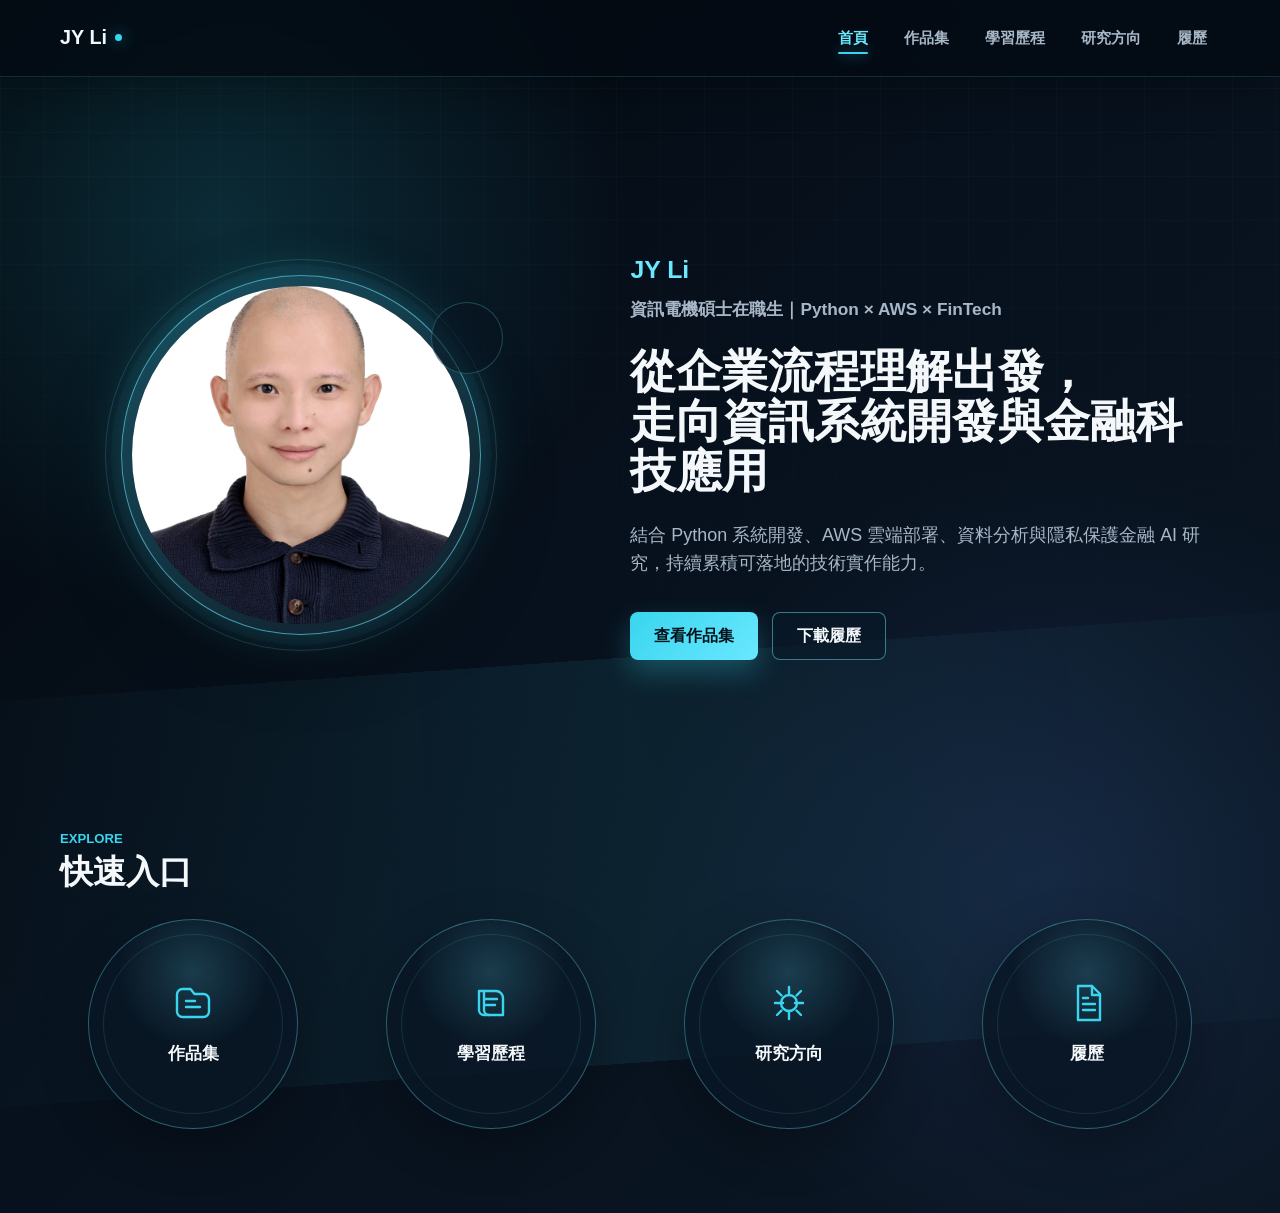
<file: index.html>
<!DOCTYPE html>
<html lang="zh-Hant">
<head>
  <meta charset="UTF-8">
  <meta name="viewport" content="width=device-width, initial-scale=1.0">
  <meta name="description" content="JY Li 個人作品集網站首頁，展示資訊系統開發、AWS 雲端部署、資料分析與金融科技應用方向。">
  <title>JY Li | 個人作品集</title>
  <link rel="stylesheet" href="css/style.css">
  <link rel="stylesheet" href="css/home.css">
  <link rel="stylesheet" href="css/responsive.css">
</head>
<body>
  <header class="site-header">
    <nav class="navbar" aria-label="主要導覽">
      <a class="brand" href="index.html" aria-label="JY Li 首頁">JY Li</a>

      <button class="menu-toggle" type="button" aria-label="開啟導覽選單" aria-controls="primary-menu" aria-expanded="false">
        <span></span>
        <span></span>
        <span></span>
      </button>

      <ul class="nav-menu" id="primary-menu">
        <li><a class="nav-link active" href="index.html" aria-current="page">首頁</a></li>
        <li><a class="nav-link" href="projects.html">作品集</a></li>
        <li><a class="nav-link" href="learning-journey.html">學習歷程</a></li>
        <li><a class="nav-link" href="research.html">研究方向</a></li>
        <li><a class="nav-link" href="resume.html">履歷</a></li>
      </ul>
    </nav>
  </header>

  <main>
    <section class="hero-section" aria-labelledby="hero-title">
      <div class="hero-visual" aria-label="個人照片">
        <div class="profile-frame">
          <img src="assets/images/profile.jpg" alt="JY Li 個人照片">
        </div>
      </div>

      <div class="hero-content">
        <p class="eyebrow">JY Li</p>
        <p class="role">資訊電機碩士在職生｜Python × AWS × FinTech</p>
        <h1 id="hero-title">
          <span class="headline-line">從企業流程理解出發，</span>
          <span class="headline-line">走向資訊系統開發與金融科技應用</span>
        </h1>
        <p class="hero-description">結合 Python 系統開發、AWS 雲端部署、資料分析與隱私保護金融 AI 研究，持續累積可落地的技術實作能力。</p>
        <div class="hero-actions" aria-label="首頁主要操作">
          <a class="button button-primary" href="projects.html">查看作品集</a>
          <a class="button button-secondary" href="resume.html">下載履歷</a>
        </div>
      </div>
    </section>

    <section class="quick-links-section" aria-labelledby="quick-links-title">
      <div class="section-heading">
        <p class="section-kicker">Explore</p>
        <h2 id="quick-links-title">快速入口</h2>
      </div>

      <div class="quick-links-grid">
        <a class="circle-link" href="projects.html" aria-label="前往作品集">
          <svg class="circle-icon" viewBox="0 0 48 48" aria-hidden="true">
            <path d="M8 15.5C8 12.5 10.5 10 13.5 10h8l4 5h9c3 0 5.5 2.5 5.5 5.5v12c0 3-2.5 5.5-5.5 5.5h-21C10.5 38 8 35.5 8 32.5v-17Z"/>
            <path d="M17 28h14M17 22h9"/>
          </svg>
          <span>作品集</span>
        </a>

        <a class="circle-link" href="learning-journey.html" aria-label="前往學習歷程">
          <svg class="circle-icon" viewBox="0 0 48 48" aria-hidden="true">
            <path d="M12 12h17a7 7 0 0 1 7 7v17H17a5 5 0 0 1-5-5V12Z"/>
            <path d="M17 12v19a5 5 0 0 0 5 5M18 20h12M18 26h10"/>
          </svg>
          <span>學習歷程</span>
        </a>

        <a class="circle-link" href="research.html" aria-label="前往研究方向">
          <svg class="circle-icon" viewBox="0 0 48 48" aria-hidden="true">
            <path d="M24 8v8M24 32v8M10 24h8M30 24h8"/>
            <circle cx="24" cy="24" r="8"/>
            <path d="M16.5 16.5 12 12M31.5 16.5 36 12M16.5 31.5 12 36M31.5 31.5 36 36"/>
          </svg>
          <span>研究方向</span>
        </a>

        <a class="circle-link" href="resume.html" aria-label="前往履歷">
          <svg class="circle-icon" viewBox="0 0 48 48" aria-hidden="true">
            <path d="M15 7h14l8 8v26H15V7Z"/>
            <path d="M29 7v9h8M20 25h12M20 31h12M20 19h5"/>
          </svg>
          <span>履歷</span>
        </a>
      </div>
    </section>
  </main>

  <script src="js/main.js"></script>
</body>
</html>
</file>
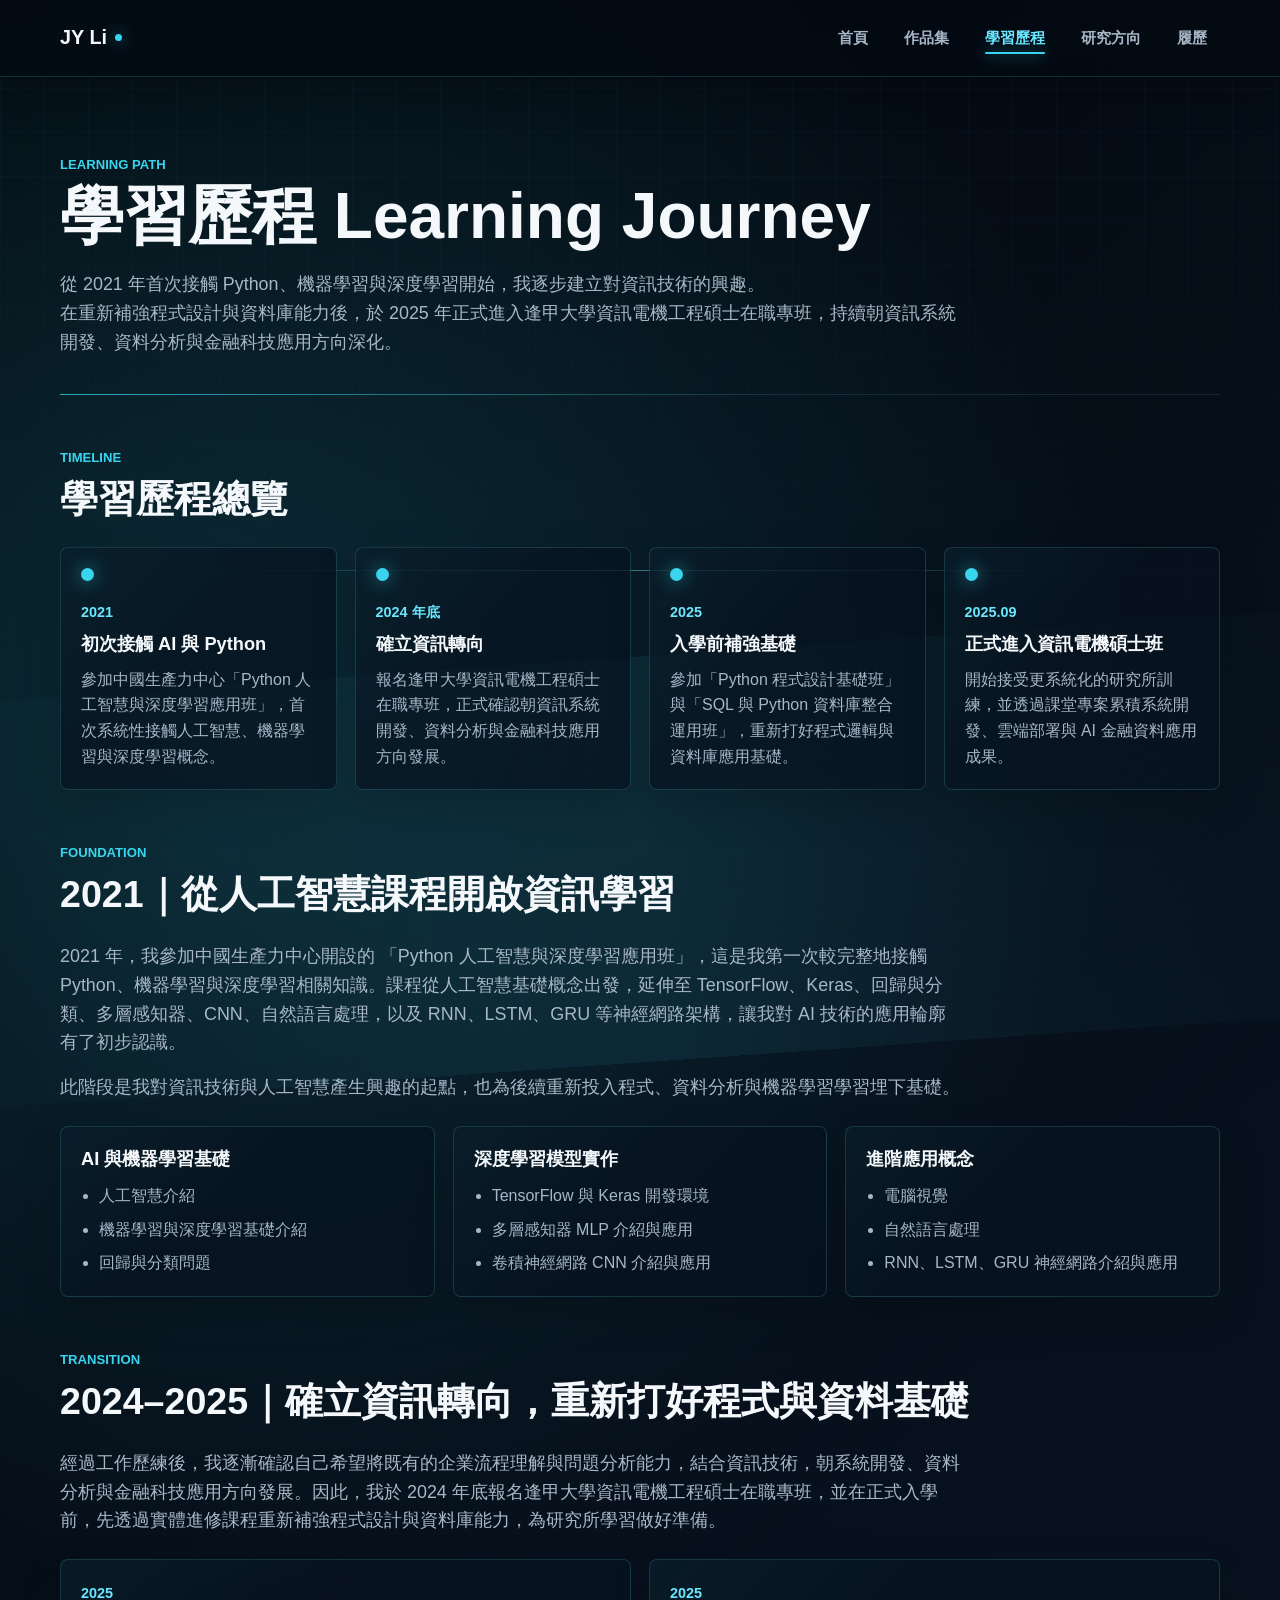
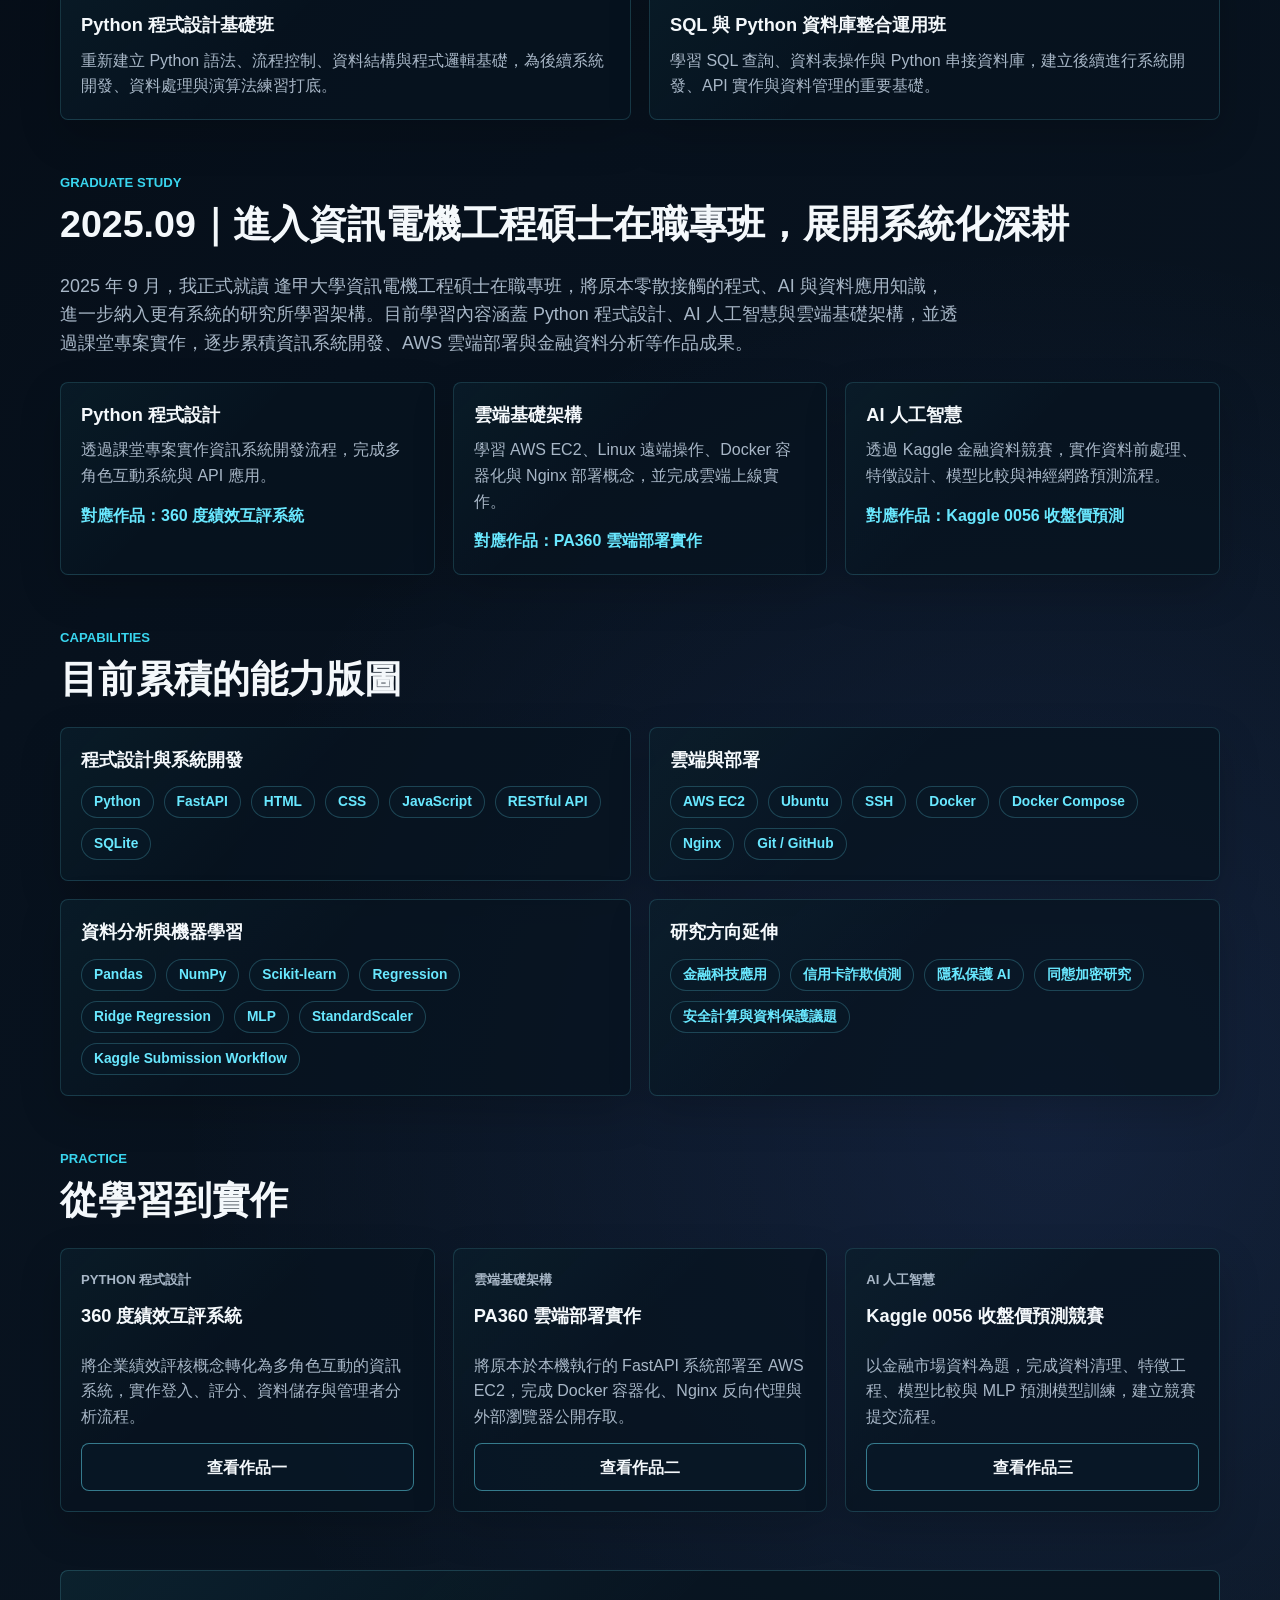
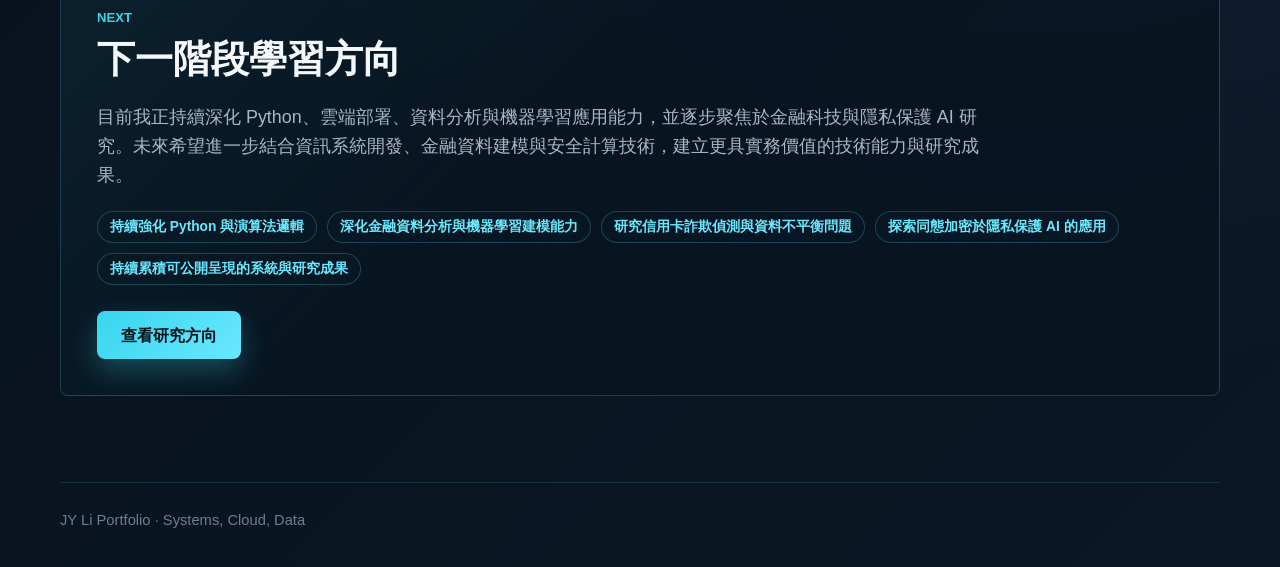
<file: learning-journey.html>
<!DOCTYPE html>
<html lang="zh-Hant">
<head>
  <meta charset="UTF-8">
  <meta name="viewport" content="width=device-width, initial-scale=1.0">
  <meta name="description" content="JY Li 學習歷程，記錄從 Python、AI、資料庫到資訊電機工程碩士在職專班的技術轉型與實作成長。">
  <title>學習歷程 Learning Journey | JY Li</title>
  <link rel="stylesheet" href="css/style.css">
  <link rel="stylesheet" href="css/projects.css">
  <link rel="stylesheet" href="css/learning-journey.css">
  <link rel="stylesheet" href="css/responsive.css">
</head>
<body>
  <header class="site-header">
    <nav class="navbar" aria-label="主要導覽">
      <a class="brand" href="index.html" aria-label="JY Li 首頁">JY Li</a>

      <button class="menu-toggle" type="button" aria-label="開啟導覽選單" aria-controls="primary-menu" aria-expanded="false">
        <span></span>
        <span></span>
        <span></span>
      </button>

      <ul class="nav-menu" id="primary-menu">
        <li><a class="nav-link" href="index.html">首頁</a></li>
        <li><a class="nav-link" href="projects.html">作品集</a></li>
        <li><a class="nav-link active" href="learning-journey.html" aria-current="page">學習歷程</a></li>
        <li><a class="nav-link" href="research.html">研究方向</a></li>
        <li><a class="nav-link" href="resume.html">履歷</a></li>
      </ul>
    </nav>
  </header>

  <main>
    <section class="learning-hero" aria-labelledby="learning-title">
      <p class="section-kicker">Learning Path</p>
      <h1 id="learning-title">學習歷程 Learning Journey</h1>
      <p>從 2021 年首次接觸 Python、機器學習與深度學習開始，我逐步建立對資訊技術的興趣。<br>在重新補強程式設計與資料庫能力後，於 2025 年正式進入逢甲大學資訊電機工程碩士在職專班，持續朝資訊系統開發、資料分析與金融科技應用方向深化。</p>
    </section>

    <section class="learning-section" aria-labelledby="timeline-title">
      <div class="section-heading">
        <p class="section-kicker">Timeline</p>
        <h2 id="timeline-title">學習歷程總覽</h2>
      </div>
      <div class="journey-timeline">
        <article class="timeline-card">
          <span class="timeline-time">2021</span>
          <h3>初次接觸 AI 與 Python</h3>
          <p>參加中國生產力中心「Python 人工智慧與深度學習應用班」，首次系統性接觸人工智慧、機器學習與深度學習概念。</p>
        </article>
        <article class="timeline-card">
          <span class="timeline-time">2024 年底</span>
          <h3>確立資訊轉向</h3>
          <p>報名逢甲大學資訊電機工程碩士在職專班，正式確認朝資訊系統開發、資料分析與金融科技應用方向發展。</p>
        </article>
        <article class="timeline-card">
          <span class="timeline-time">2025</span>
          <h3>入學前補強基礎</h3>
          <p>參加「Python 程式設計基礎班」與「SQL 與 Python 資料庫整合運用班」，重新打好程式邏輯與資料庫應用基礎。</p>
        </article>
        <article class="timeline-card">
          <span class="timeline-time">2025.09</span>
          <h3>正式進入資訊電機碩士班</h3>
          <p>開始接受更系統化的研究所訓練，並透過課堂專案累積系統開發、雲端部署與 AI 金融資料應用成果。</p>
        </article>
      </div>
    </section>

    <section class="learning-section" aria-labelledby="ai-start-title">
      <div class="section-heading">
        <p class="section-kicker">Foundation</p>
        <h2 id="ai-start-title">2021｜從人工智慧課程開啟資訊學習</h2>
      </div>
      <div class="learning-copy">
        <p>2021 年，我參加中國生產力中心開設的 「Python 人工智慧與深度學習應用班」，這是我第一次較完整地接觸 Python、機器學習與深度學習相關知識。課程從人工智慧基礎概念出發，延伸至 TensorFlow、Keras、回歸與分類、多層感知器、CNN、自然語言處理，以及 RNN、LSTM、GRU 等神經網路架構，讓我對 AI 技術的應用輪廓有了初步認識。</p>
        <p>此階段是我對資訊技術與人工智慧產生興趣的起點，也為後續重新投入程式、資料分析與機器學習學習埋下基礎。</p>
      </div>
      <div class="learning-card-grid three-columns">
        <article class="learning-card">
          <h3>AI 與機器學習基礎</h3>
          <ul>
            <li>人工智慧介紹</li>
            <li>機器學習與深度學習基礎介紹</li>
            <li>回歸與分類問題</li>
          </ul>
        </article>
        <article class="learning-card">
          <h3>深度學習模型實作</h3>
          <ul>
            <li>TensorFlow 與 Keras 開發環境</li>
            <li>多層感知器 MLP 介紹與應用</li>
            <li>卷積神經網路 CNN 介紹與應用</li>
          </ul>
        </article>
        <article class="learning-card">
          <h3>進階應用概念</h3>
          <ul>
            <li>電腦視覺</li>
            <li>自然語言處理</li>
            <li>RNN、LSTM、GRU 神經網路介紹與應用</li>
          </ul>
        </article>
      </div>
    </section>

    <section class="learning-section" aria-labelledby="transition-title">
      <div class="section-heading">
        <p class="section-kicker">Transition</p>
        <h2 id="transition-title">2024–2025｜確立資訊轉向，重新打好程式與資料基礎</h2>
      </div>
      <div class="learning-copy">
        <p>經過工作歷練後，我逐漸確認自己希望將既有的企業流程理解與問題分析能力，結合資訊技術，朝系統開發、資料分析與金融科技應用方向發展。因此，我於 2024 年底報名逢甲大學資訊電機工程碩士在職專班，並在正式入學前，先透過實體進修課程重新補強程式設計與資料庫能力，為研究所學習做好準備。</p>
      </div>
      <div class="learning-card-grid two-columns">
        <article class="learning-card">
          <span class="timeline-time">2025</span>
          <h3>Python 程式設計基礎班</h3>
          <p>重新建立 Python 語法、流程控制、資料結構與程式邏輯基礎，為後續系統開發、資料處理與演算法練習打底。</p>
        </article>
        <article class="learning-card">
          <span class="timeline-time">2025</span>
          <h3>SQL 與 Python 資料庫整合運用班</h3>
          <p>學習 SQL 查詢、資料表操作與 Python 串接資料庫，建立後續進行系統開發、API 實作與資料管理的重要基礎。</p>
        </article>
      </div>
    </section>

    <section class="learning-section" aria-labelledby="master-title">
      <div class="section-heading">
        <p class="section-kicker">Graduate Study</p>
        <h2 id="master-title">2025.09｜進入資訊電機工程碩士在職專班，展開系統化深耕</h2>
      </div>
      <div class="learning-copy">
        <p>2025 年 9 月，我正式就讀 逢甲大學資訊電機工程碩士在職專班，將原本零散接觸的程式、AI 與資料應用知識，進一步納入更有系統的研究所學習架構。目前學習內容涵蓋 Python 程式設計、AI 人工智慧與雲端基礎架構，並透過課堂專案實作，逐步累積資訊系統開發、AWS 雲端部署與金融資料分析等作品成果。</p>
      </div>
      <div class="learning-card-grid three-columns">
        <article class="learning-card">
          <h3>Python 程式設計</h3>
          <p>透過課堂專案實作資訊系統開發流程，完成多角色互動系統與 API 應用。</p>
          <a href="project-pa360.html">對應作品：360 度績效互評系統</a>
        </article>
        <article class="learning-card">
          <h3>雲端基礎架構</h3>
          <p>學習 AWS EC2、Linux 遠端操作、Docker 容器化與 Nginx 部署概念，並完成雲端上線實作。</p>
          <a href="project-pa360-cloud.html">對應作品：PA360 雲端部署實作</a>
        </article>
        <article class="learning-card">
          <h3>AI 人工智慧</h3>
          <p>透過 Kaggle 金融資料競賽，實作資料前處理、特徵設計、模型比較與神經網路預測流程。</p>
          <a href="project-kaggle-0056.html">對應作品：Kaggle 0056 收盤價預測</a>
        </article>
      </div>
    </section>

    <section class="learning-section" aria-labelledby="capability-title">
      <div class="section-heading">
        <p class="section-kicker">Capabilities</p>
        <h2 id="capability-title">目前累積的能力版圖</h2>
      </div>
      <div class="capability-grid">
        <article class="learning-card">
          <h3>程式設計與系統開發</h3>
          <div class="learning-tags"><span>Python</span><span>FastAPI</span><span>HTML</span><span>CSS</span><span>JavaScript</span><span>RESTful API</span><span>SQLite</span></div>
        </article>
        <article class="learning-card">
          <h3>雲端與部署</h3>
          <div class="learning-tags"><span>AWS EC2</span><span>Ubuntu</span><span>SSH</span><span>Docker</span><span>Docker Compose</span><span>Nginx</span><span>Git / GitHub</span></div>
        </article>
        <article class="learning-card">
          <h3>資料分析與機器學習</h3>
          <div class="learning-tags"><span>Pandas</span><span>NumPy</span><span>Scikit-learn</span><span>Regression</span><span>Ridge Regression</span><span>MLP</span><span>StandardScaler</span><span>Kaggle Submission Workflow</span></div>
        </article>
        <article class="learning-card">
          <h3>研究方向延伸</h3>
          <div class="learning-tags"><span>金融科技應用</span><span>信用卡詐欺偵測</span><span>隱私保護 AI</span><span>同態加密研究</span><span>安全計算與資料保護議題</span></div>
        </article>
      </div>
    </section>

    <section class="learning-section" aria-labelledby="practice-title">
      <div class="section-heading">
        <p class="section-kicker">Practice</p>
        <h2 id="practice-title">從學習到實作</h2>
      </div>
      <div class="learning-card-grid three-columns">
        <article class="project-link-card">
          <p class="project-index">Python 程式設計</p>
          <h3>360 度績效互評系統</h3>
          <p>將企業績效評核概念轉化為多角色互動的資訊系統，實作登入、評分、資料儲存與管理者分析流程。</p>
          <a class="button button-secondary" href="project-pa360.html">查看作品一</a>
        </article>
        <article class="project-link-card">
          <p class="project-index">雲端基礎架構</p>
          <h3>PA360 雲端部署實作</h3>
          <p>將原本於本機執行的 FastAPI 系統部署至 AWS EC2，完成 Docker 容器化、Nginx 反向代理與外部瀏覽器公開存取。</p>
          <a class="button button-secondary" href="project-pa360-cloud.html">查看作品二</a>
        </article>
        <article class="project-link-card">
          <p class="project-index">AI 人工智慧</p>
          <h3>Kaggle 0056 收盤價預測競賽</h3>
          <p>以金融市場資料為題，完成資料清理、特徵工程、模型比較與 MLP 預測模型訓練，建立競賽提交流程。</p>
          <a class="button button-secondary" href="project-kaggle-0056.html">查看作品三</a>
        </article>
      </div>
    </section>

    <section class="learning-section learning-next" aria-labelledby="next-title">
      <div>
        <p class="section-kicker">Next</p>
        <h2 id="next-title">下一階段學習方向</h2>
      </div>
      <div class="learning-copy">
        <p>目前我正持續深化 Python、雲端部署、資料分析與機器學習應用能力，並逐步聚焦於金融科技與隱私保護 AI 研究。未來希望進一步結合資訊系統開發、金融資料建模與安全計算技術，建立更具實務價值的技術能力與研究成果。</p>
      </div>
      <div class="learning-tags learning-next-tags">
        <span>持續強化 Python 與演算法邏輯</span>
        <span>深化金融資料分析與機器學習建模能力</span>
        <span>研究信用卡詐欺偵測與資料不平衡問題</span>
        <span>探索同態加密於隱私保護 AI 的應用</span>
        <span>持續累積可公開呈現的系統與研究成果</span>
      </div>
      <a class="button button-primary" href="research.html">查看研究方向</a>
    </section>
  </main>

  <footer class="site-footer">
    <p>JY Li Portfolio · Systems, Cloud, Data</p>
  </footer>

  <script src="js/main.js"></script>
</body>
</html>
</file>
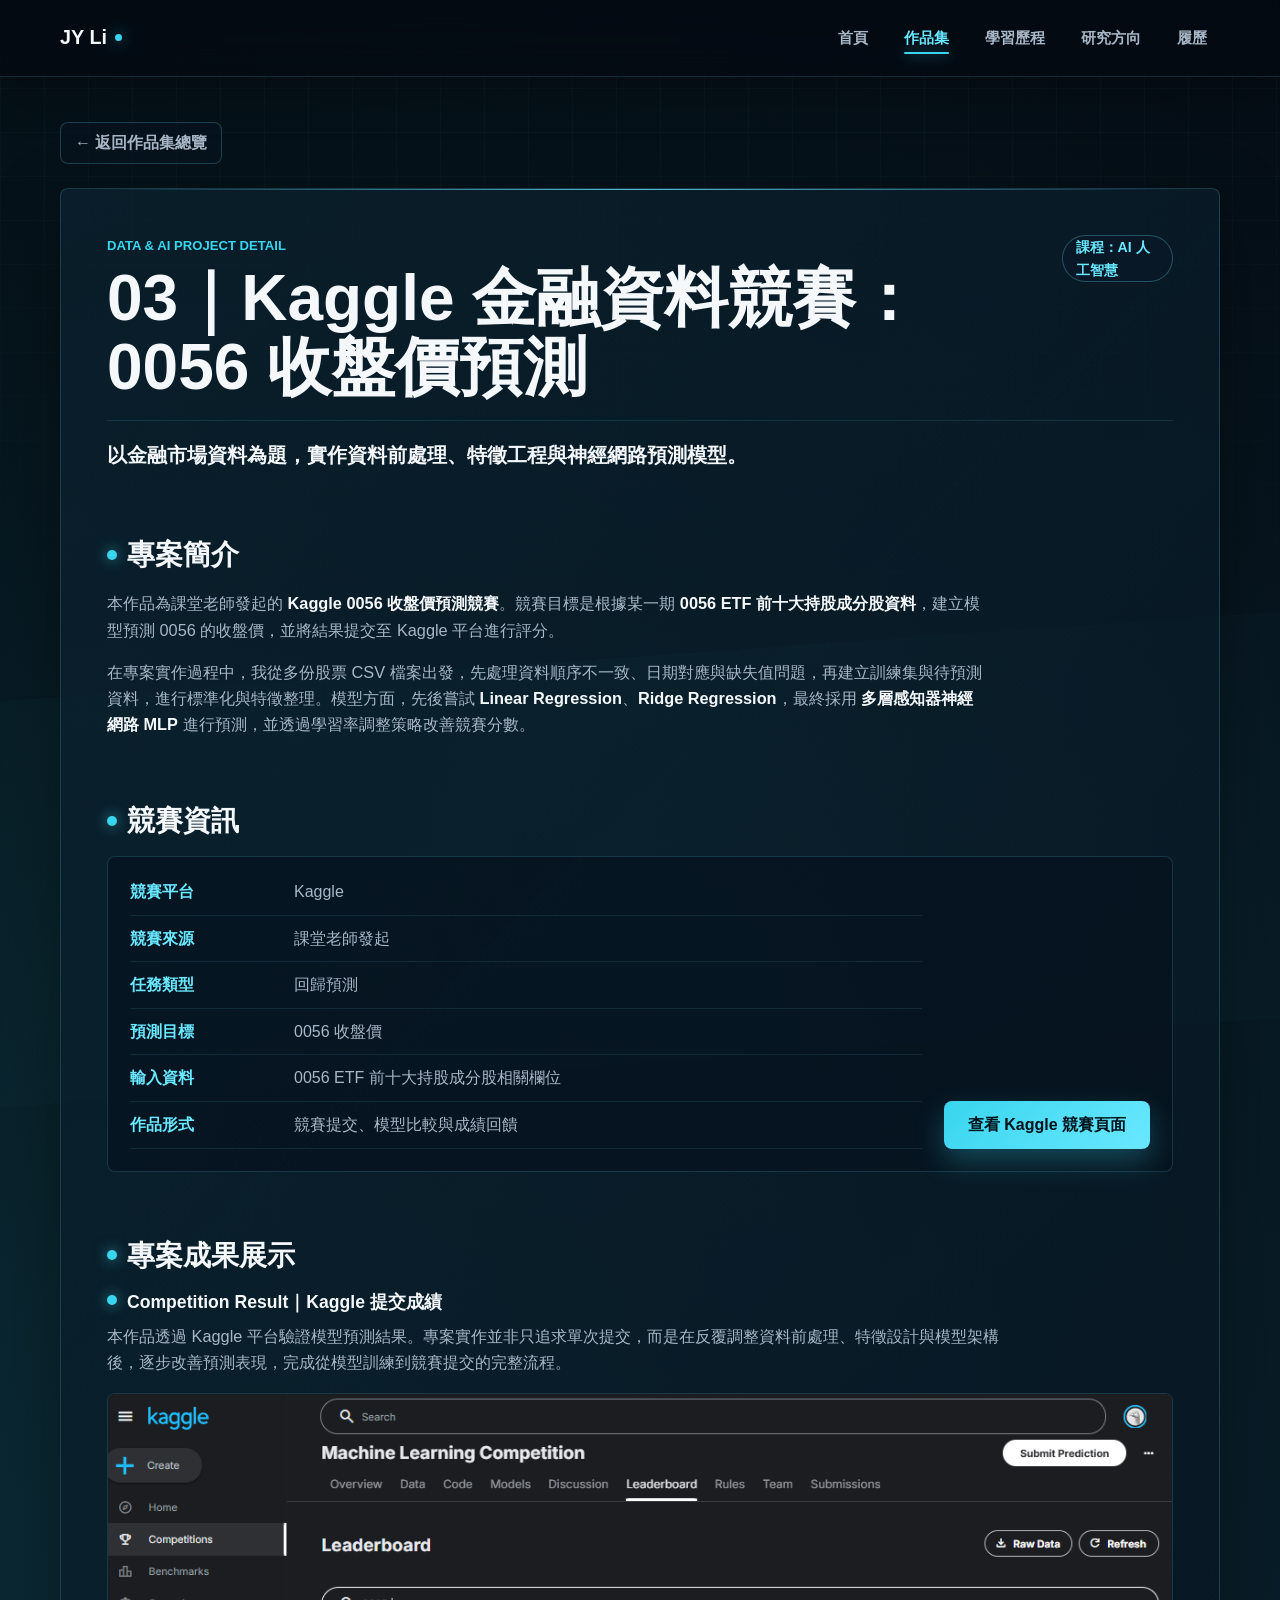
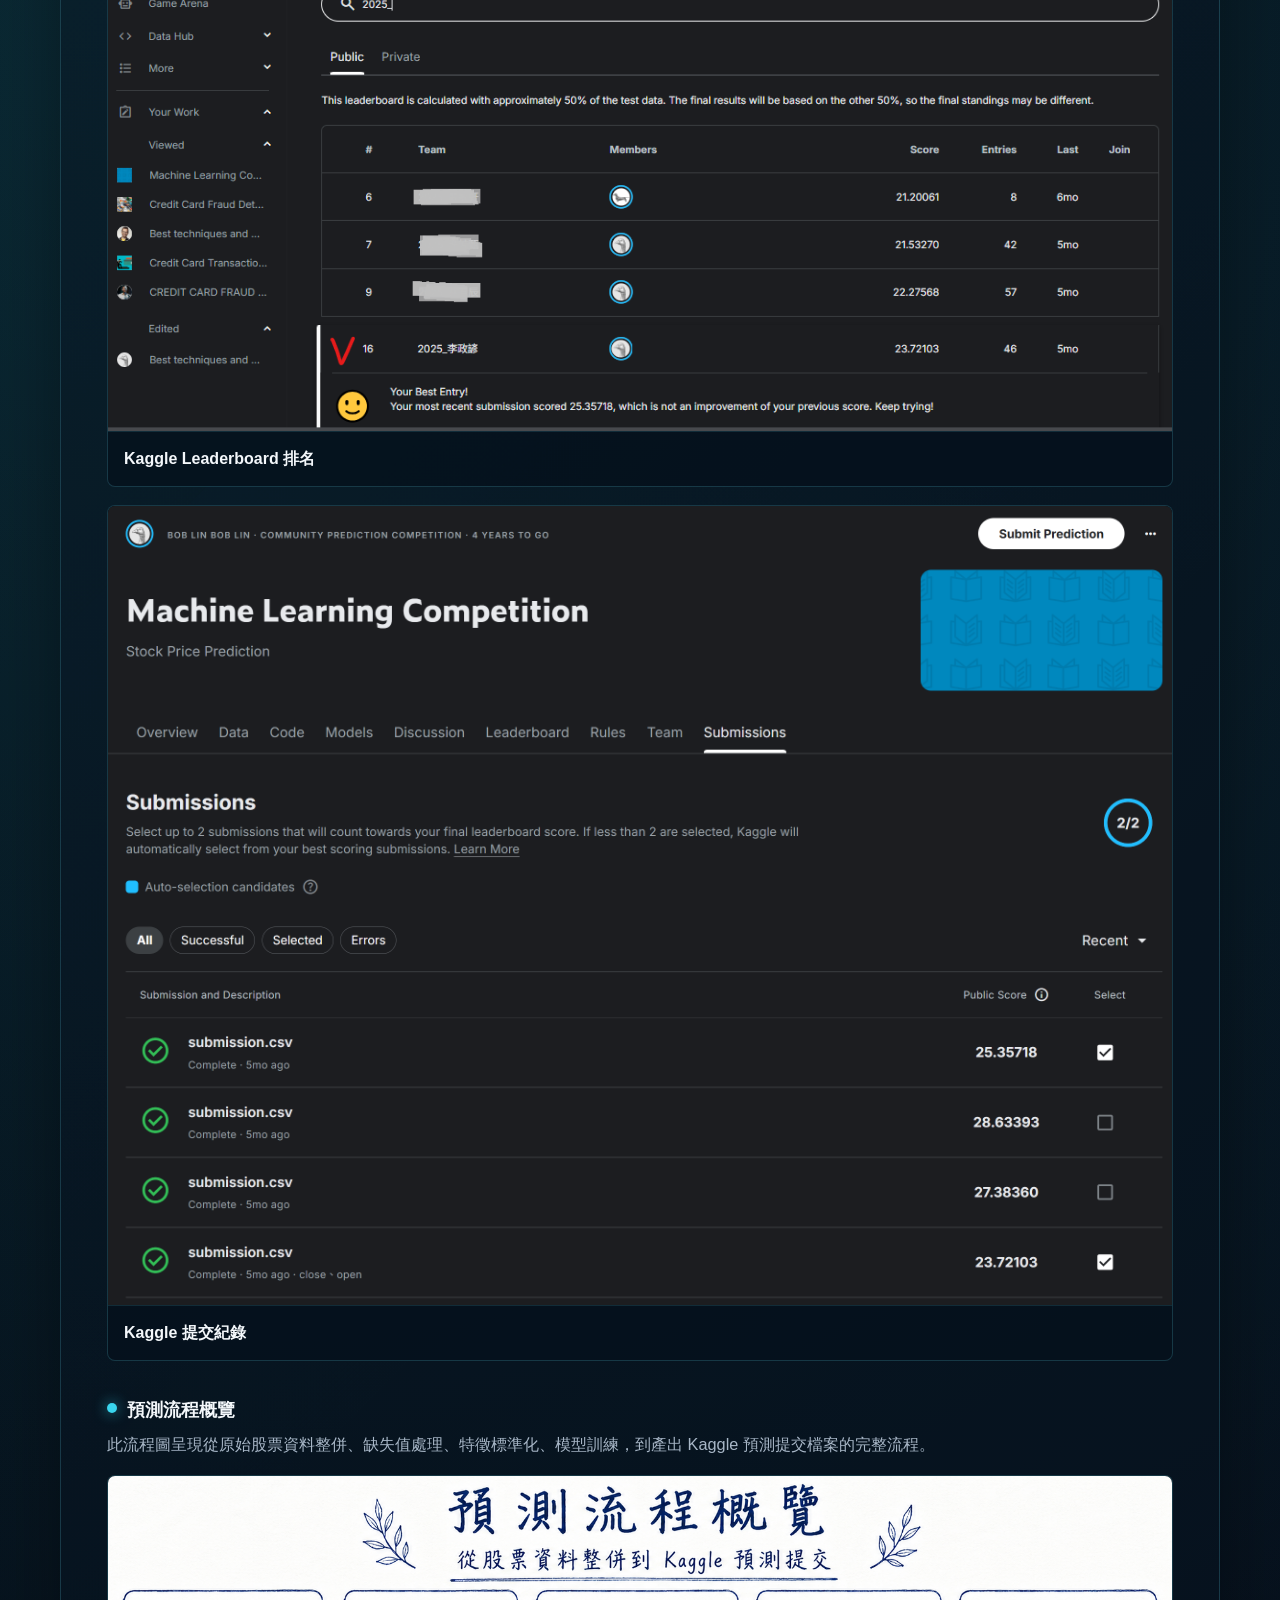
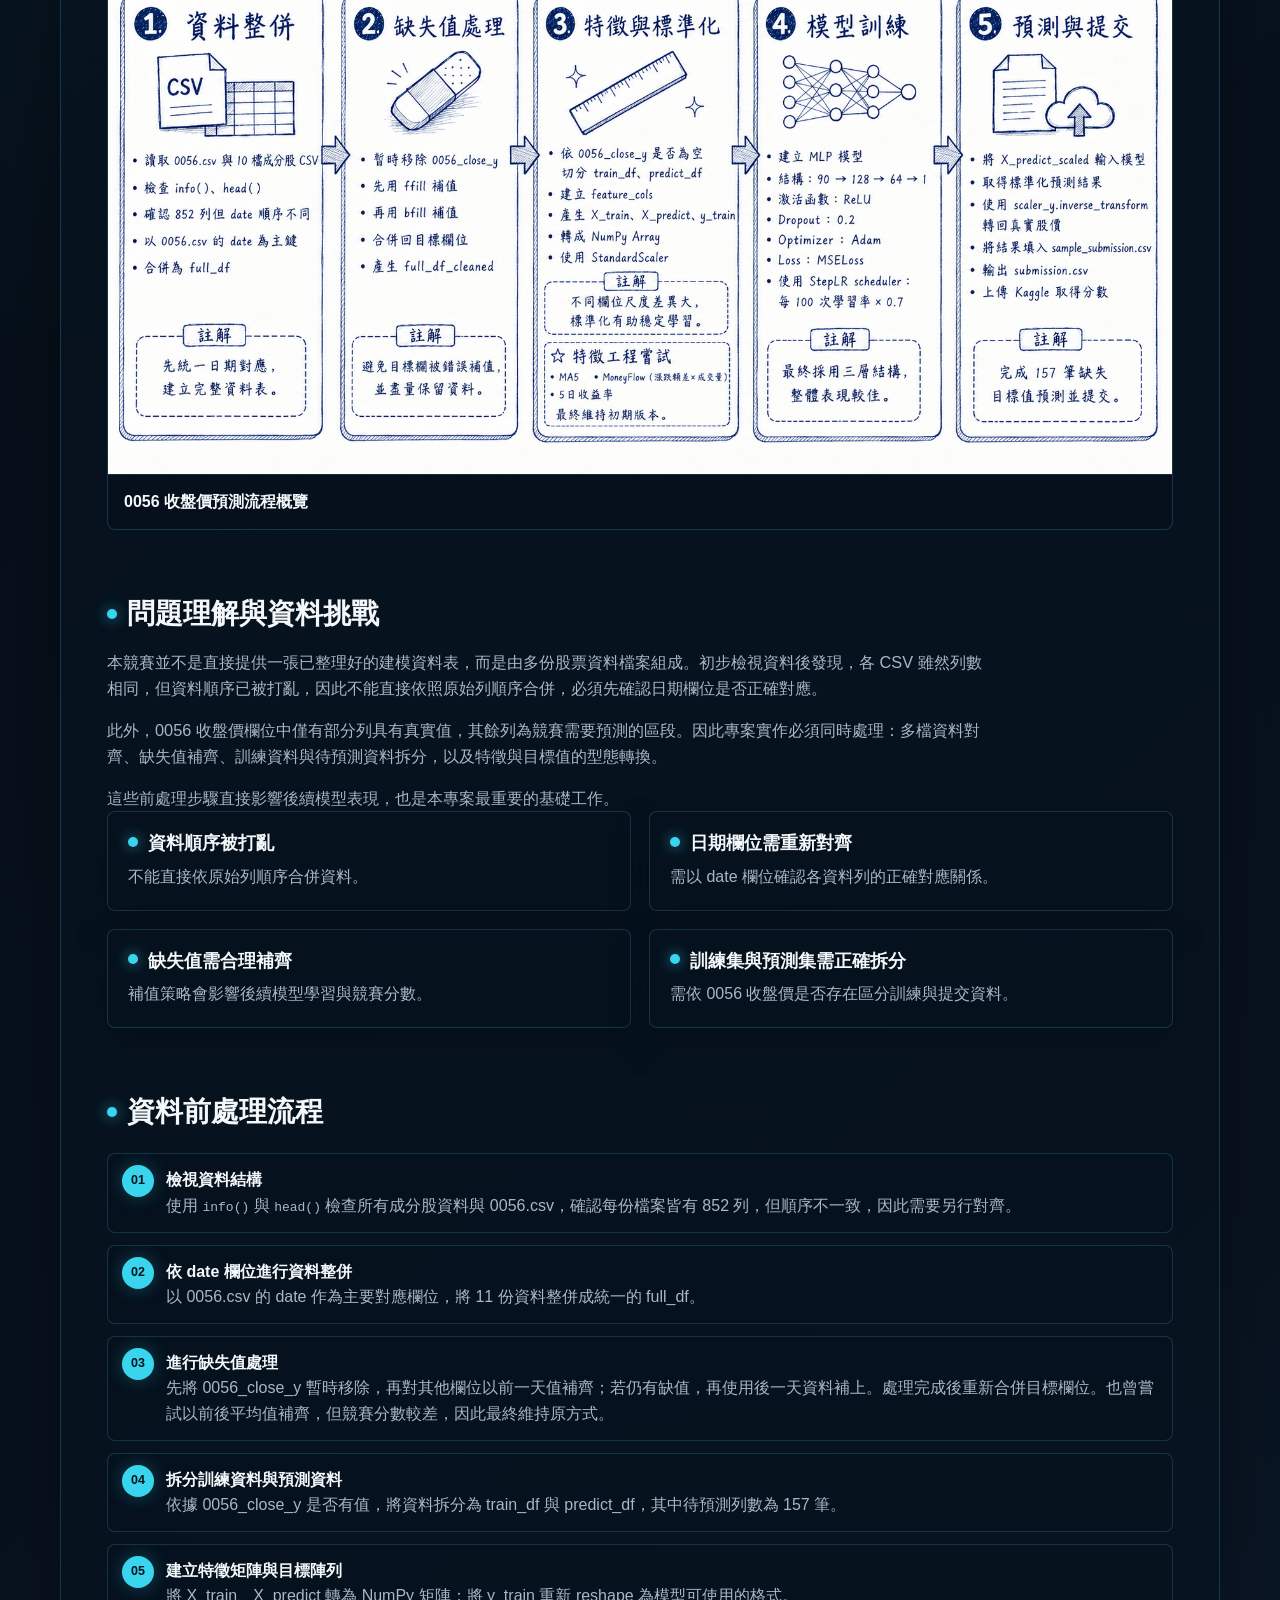
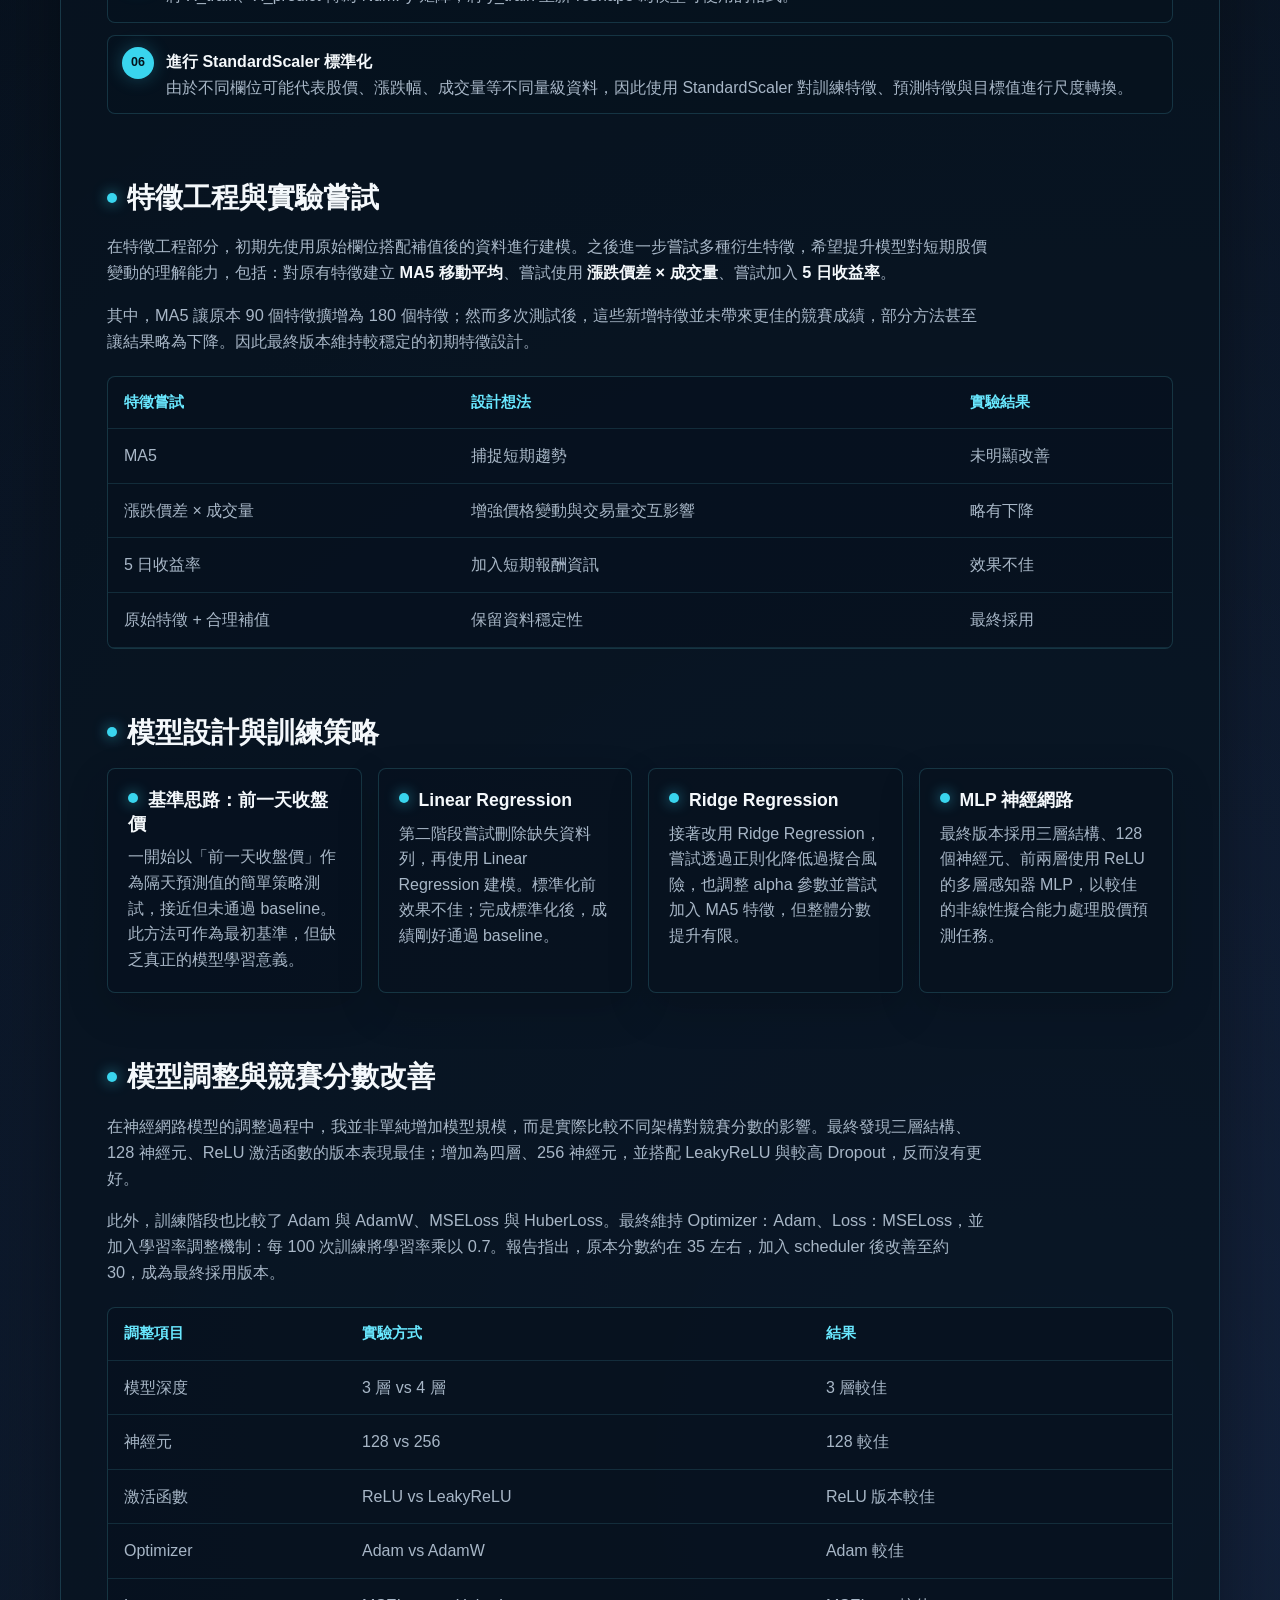
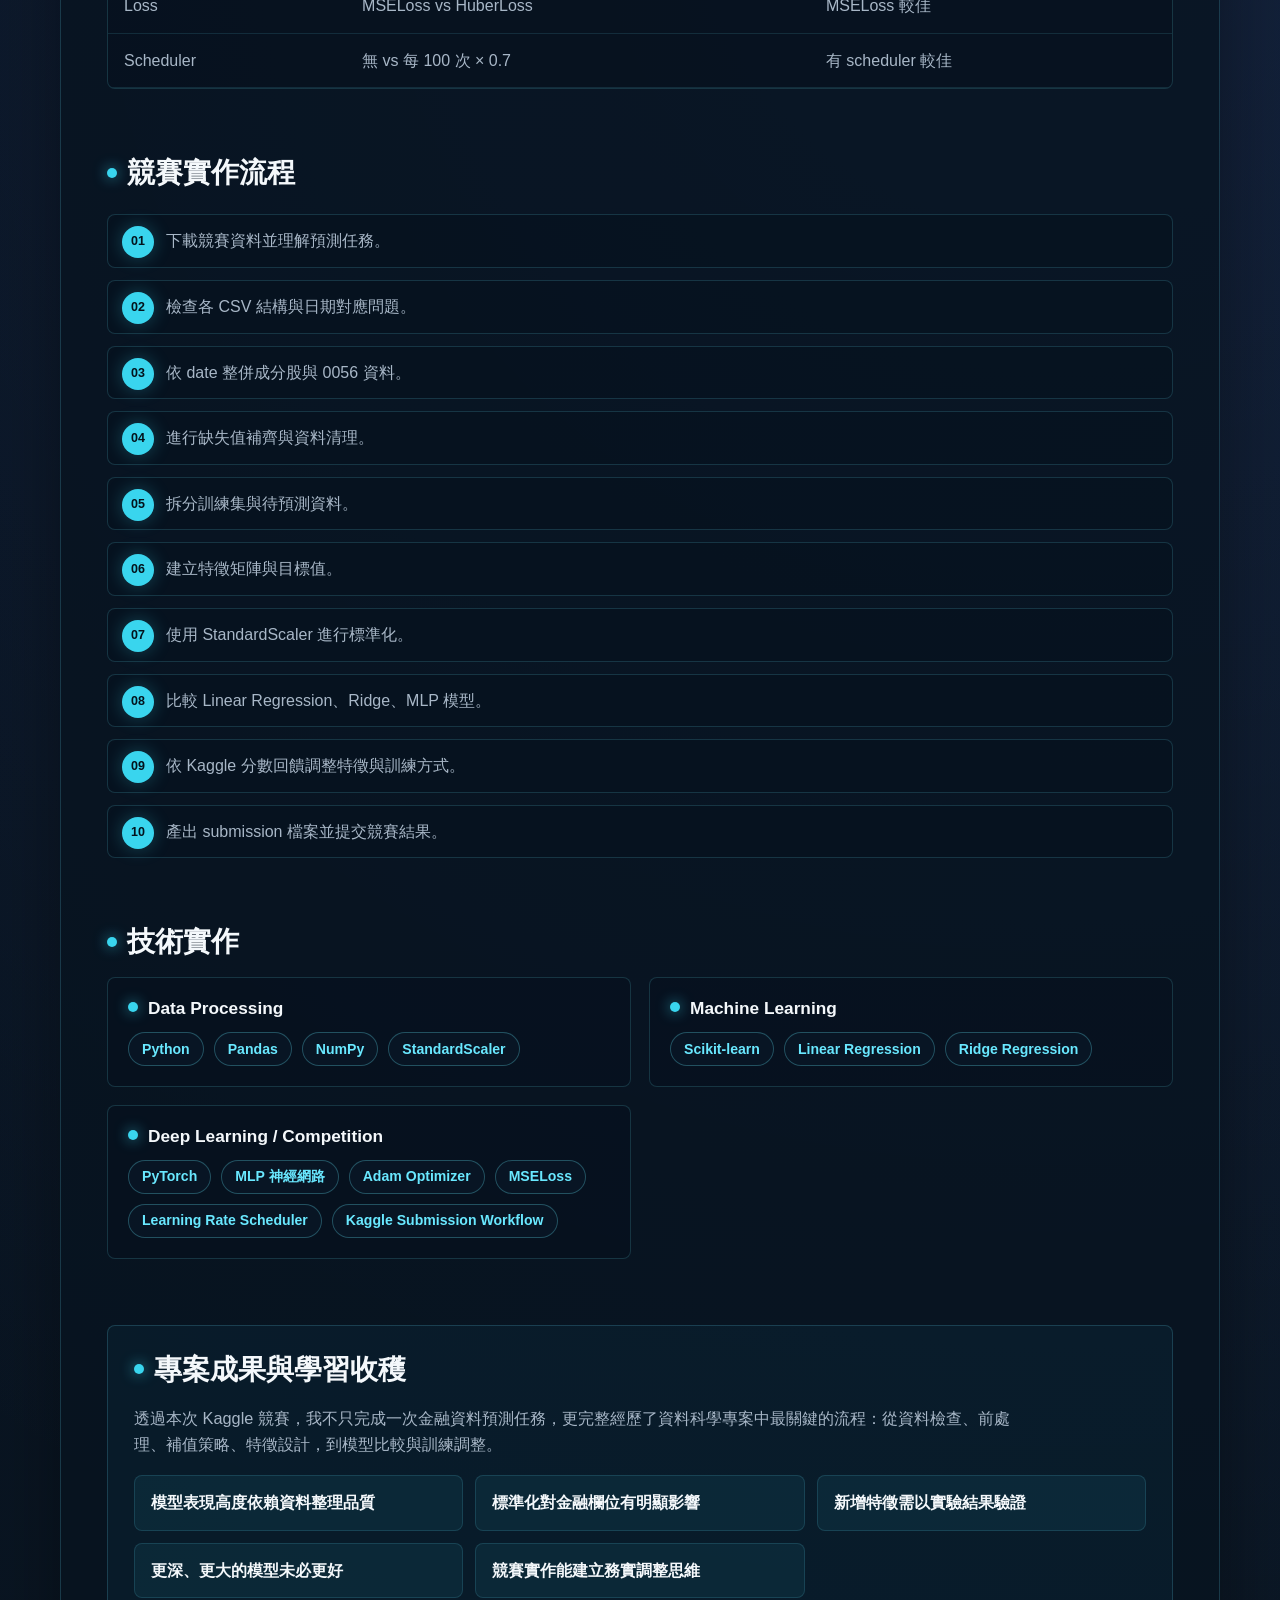
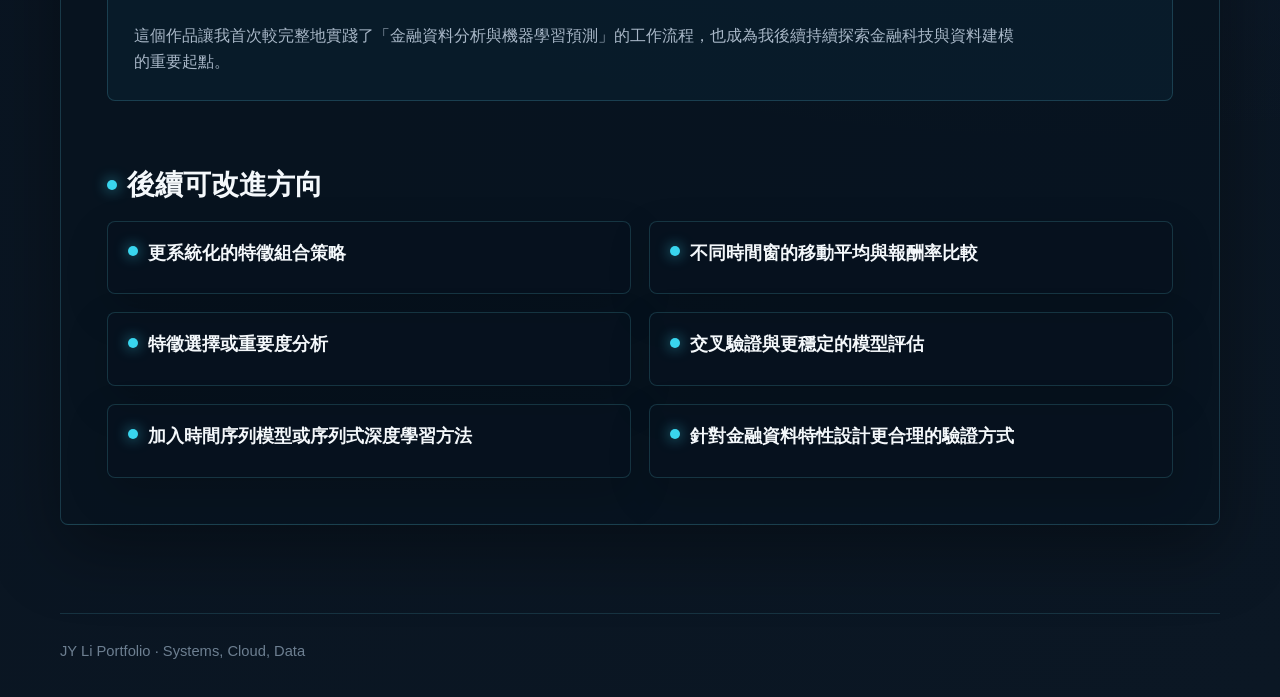
<file: project-kaggle-0056.html>
<!DOCTYPE html>
<html lang="zh-Hant">
<head>
  <meta charset="UTF-8">
  <meta name="viewport" content="width=device-width, initial-scale=1.0">
  <meta name="description" content="Kaggle 0056 收盤價預測作品詳細頁，介紹金融資料前處理、特徵工程、模型比較與競賽提交流程。">
  <title>Kaggle 0056 收盤價預測 | JY Li</title>
  <link rel="stylesheet" href="css/style.css">
  <link rel="stylesheet" href="css/projects.css">
  <link rel="stylesheet" href="css/project-detail.css">
  <link rel="stylesheet" href="css/responsive.css">
</head>
<body>
  <header class="site-header">
    <nav class="navbar" aria-label="主要導覽">
      <a class="brand" href="index.html" aria-label="JY Li 首頁">JY Li</a>

      <button class="menu-toggle" type="button" aria-label="開啟導覽選單" aria-controls="primary-menu" aria-expanded="false">
        <span></span>
        <span></span>
        <span></span>
      </button>

      <ul class="nav-menu" id="primary-menu">
        <li><a class="nav-link" href="index.html">首頁</a></li>
        <li><a class="nav-link active" href="projects.html" aria-current="page">作品集</a></li>
        <li><a class="nav-link" href="learning-journey.html">學習歷程</a></li>
        <li><a class="nav-link" href="research.html">研究方向</a></li>
        <li><a class="nav-link" href="resume.html">履歷</a></li>
      </ul>
    </nav>
  </header>

  <main class="project-detail-main">
    <a class="back-link" href="projects.html">← 返回作品集總覽</a>

    <article class="project-section project-detail-section" aria-labelledby="kaggle-title">
      <header class="project-header project-detail-header">
        <div>
          <p class="project-index">Data &amp; AI Project Detail</p>
          <h1 id="kaggle-title">03｜Kaggle 金融資料競賽：0056 收盤價預測</h1>
        </div>
        <span class="project-badge">課程：AI 人工智慧</span>
      </header>

      <p class="project-positioning">以金融市場資料為題，實作資料前處理、特徵工程與神經網路預測模型。</p>

      <section class="project-block" aria-labelledby="intro-title">
        <h2 id="intro-title">專案簡介</h2>
        <div class="text-stack">
          <p>本作品為課堂老師發起的 <strong>Kaggle 0056 收盤價預測競賽</strong>。競賽目標是根據某一期 <strong>0056 ETF 前十大持股成分股資料</strong>，建立模型預測 0056 的收盤價，並將結果提交至 Kaggle 平台進行評分。</p>
          <p>在專案實作過程中，我從多份股票 CSV 檔案出發，先處理資料順序不一致、日期對應與缺失值問題，再建立訓練集與待預測資料，進行標準化與特徵整理。模型方面，先後嘗試 <strong>Linear Regression</strong>、<strong>Ridge Regression</strong>，最終採用 <strong>多層感知器神經網路 MLP</strong> 進行預測，並透過學習率調整策略改善競賽分數。</p>
        </div>
      </section>

      <section class="project-block" aria-labelledby="competition-title">
        <h2 id="competition-title">競賽資訊</h2>
        <div class="competition-panel">
          <dl class="info-table">
            <div><dt>競賽平台</dt><dd>Kaggle</dd></div>
            <div><dt>競賽來源</dt><dd>課堂老師發起</dd></div>
            <div><dt>任務類型</dt><dd>回歸預測</dd></div>
            <div><dt>預測目標</dt><dd>0056 收盤價</dd></div>
            <div><dt>輸入資料</dt><dd>0056 ETF 前十大持股成分股相關欄位</dd></div>
            <div><dt>作品形式</dt><dd>競賽提交、模型比較與成績回饋</dd></div>
          </dl>
          <div class="competition-action">
            <!-- TODO: Replace with actual Kaggle competition URL -->
            <a class="button button-primary" 
            href="https://www.kaggle.com/competitions/mlcspp/overview" 
            target="_blank" 
            rel="noopener noreferrer">
            查看 Kaggle 競賽頁面
          </a>
          </div>
        </div>
      </section>

      <section class="project-block" aria-labelledby="showcase-title">
        <h2 id="showcase-title">專案成果展示</h2>

        <div class="showcase-item">
          <div class="block-heading">
            <h3>Competition Result｜Kaggle 提交成績</h3>
            <p>本作品透過 Kaggle 平台驗證模型預測結果。專案實作並非只追求單次提交，而是在反覆調整資料前處理、特徵設計與模型架構後，逐步改善預測表現，完成從模型訓練到競賽提交的完整流程。</p>
          </div>
          <div class="result-gallery">
            <figure class="media-card result-card">
              <img src="assets/images/projects/kaggle-0056-leaderboard.png" alt="Kaggle Leaderboard 排名截圖" loading="lazy">
              <figcaption>Kaggle Leaderboard 排名</figcaption>
            </figure>
            <figure class="media-card result-card">
              <img src="assets/images/projects/kaggle-0056-score.png" alt="Kaggle 提交紀錄截圖" loading="lazy">
              <figcaption>Kaggle 提交紀錄</figcaption>
            </figure>
          </div>
        </div>

        <div class="showcase-item">
          <div class="block-heading">
            <h3>預測流程概覽</h3>
            <p>此流程圖呈現從原始股票資料整併、缺失值處理、特徵標準化、模型訓練，到產出 Kaggle 預測提交檔案的完整流程。</p>
          </div>
          <figure class="media-card media-card-wide media-card-contain">
            <img src="assets/images/projects/kaggle-0056-pipeline.png" alt="0056 收盤價預測流程圖" loading="lazy">
            <figcaption>0056 收盤價預測流程概覽</figcaption>
          </figure>
        </div>
      </section>

      <section class="project-block" aria-labelledby="challenge-title">
        <h2 id="challenge-title">問題理解與資料挑戰</h2>
        <div class="text-stack">
          <p>本競賽並不是直接提供一張已整理好的建模資料表，而是由多份股票資料檔案組成。初步檢視資料後發現，各 CSV 雖然列數相同，但資料順序已被打亂，因此不能直接依照原始列順序合併，必須先確認日期欄位是否正確對應。</p>
          <p>此外，0056 收盤價欄位中僅有部分列具有真實值，其餘列為競賽需要預測的區段。因此專案實作必須同時處理：多檔資料對齊、缺失值補齊、訓練資料與待預測資料拆分，以及特徵與目標值的型態轉換。</p>
          <p>這些前處理步驟直接影響後續模型表現，也是本專案最重要的基礎工作。</p>
        </div>
        <div class="lesson-grid">
          <div class="info-card"><h3>資料順序被打亂</h3><p>不能直接依原始列順序合併資料。</p></div>
          <div class="info-card"><h3>日期欄位需重新對齊</h3><p>需以 date 欄位確認各資料列的正確對應關係。</p></div>
          <div class="info-card"><h3>缺失值需合理補齊</h3><p>補值策略會影響後續模型學習與競賽分數。</p></div>
          <div class="info-card"><h3>訓練集與預測集需正確拆分</h3><p>需依 0056 收盤價是否存在區分訓練與提交資料。</p></div>
        </div>
      </section>

      <section class="project-block" aria-labelledby="preprocess-title">
        <h2 id="preprocess-title">資料前處理流程</h2>
        <ol class="process-list">
          <li><strong>檢視資料結構</strong><br>使用 <code>info()</code> 與 <code>head()</code> 檢查所有成分股資料與 0056.csv，確認每份檔案皆有 852 列，但順序不一致，因此需要另行對齊。</li>
          <li><strong>依 date 欄位進行資料整併</strong><br>以 0056.csv 的 date 作為主要對應欄位，將 11 份資料整併成統一的 full_df。</li>
          <li><strong>進行缺失值處理</strong><br>先將 0056_close_y 暫時移除，再對其他欄位以前一天值補齊；若仍有缺值，再使用後一天資料補上。處理完成後重新合併目標欄位。也曾嘗試以前後平均值補齊，但競賽分數較差，因此最終維持原方式。</li>
          <li><strong>拆分訓練資料與預測資料</strong><br>依據 0056_close_y 是否有值，將資料拆分為 train_df 與 predict_df，其中待預測列數為 157 筆。</li>
          <li><strong>建立特徵矩陣與目標陣列</strong><br>將 X_train、X_predict 轉為 NumPy 矩陣；將 y_train 重新 reshape 為模型可使用的格式。</li>
          <li><strong>進行 StandardScaler 標準化</strong><br>由於不同欄位可能代表股價、漲跌幅、成交量等不同量級資料，因此使用 StandardScaler 對訓練特徵、預測特徵與目標值進行尺度轉換。</li>
        </ol>
      </section>

      <section class="project-block" aria-labelledby="feature-title">
        <h2 id="feature-title">特徵工程與實驗嘗試</h2>
        <div class="text-stack">
          <p>在特徵工程部分，初期先使用原始欄位搭配補值後的資料進行建模。之後進一步嘗試多種衍生特徵，希望提升模型對短期股價變動的理解能力，包括：對原有特徵建立 <strong>MA5 移動平均</strong>、嘗試使用 <strong>漲跌價差 × 成交量</strong>、嘗試加入 <strong>5 日收益率</strong>。</p>
          <p>其中，MA5 讓原本 90 個特徵擴增為 180 個特徵；然而多次測試後，這些新增特徵並未帶來更佳的競賽成績，部分方法甚至讓結果略為下降。因此最終版本維持較穩定的初期特徵設計。</p>
        </div>
        <div class="table-wrap">
          <table class="detail-table">
            <thead><tr><th>特徵嘗試</th><th>設計想法</th><th>實驗結果</th></tr></thead>
            <tbody>
              <tr><td>MA5</td><td>捕捉短期趨勢</td><td>未明顯改善</td></tr>
              <tr><td>漲跌價差 × 成交量</td><td>增強價格變動與交易量交互影響</td><td>略有下降</td></tr>
              <tr><td>5 日收益率</td><td>加入短期報酬資訊</td><td>效果不佳</td></tr>
              <tr><td>原始特徵 + 合理補值</td><td>保留資料穩定性</td><td>最終採用</td></tr>
            </tbody>
          </table>
        </div>
      </section>

      <section class="project-block" aria-labelledby="model-title">
        <h2 id="model-title">模型設計與訓練策略</h2>
        <div class="model-grid">
          <div class="info-card"><h3>基準思路：前一天收盤價</h3><p>一開始以「前一天收盤價」作為隔天預測值的簡單策略測試，接近但未通過 baseline。此方法可作為最初基準，但缺乏真正的模型學習意義。</p></div>
          <div class="info-card"><h3>Linear Regression</h3><p>第二階段嘗試刪除缺失資料列，再使用 Linear Regression 建模。標準化前效果不佳；完成標準化後，成績剛好通過 baseline。</p></div>
          <div class="info-card"><h3>Ridge Regression</h3><p>接著改用 Ridge Regression，嘗試透過正則化降低過擬合風險，也調整 alpha 參數並嘗試加入 MA5 特徵，但整體分數提升有限。</p></div>
          <div class="info-card"><h3>MLP 神經網路</h3><p>最終版本採用三層結構、128 個神經元、前兩層使用 ReLU 的多層感知器 MLP，以較佳的非線性擬合能力處理股價預測任務。</p></div>
        </div>
      </section>

      <section class="project-block" aria-labelledby="tuning-title">
        <h2 id="tuning-title">模型調整與競賽分數改善</h2>
        <div class="text-stack">
          <p>在神經網路模型的調整過程中，我並非單純增加模型規模，而是實際比較不同架構對競賽分數的影響。最終發現三層結構、128 神經元、ReLU 激活函數的版本表現最佳；增加為四層、256 神經元，並搭配 LeakyReLU 與較高 Dropout，反而沒有更好。</p>
          <p>此外，訓練階段也比較了 Adam 與 AdamW、MSELoss 與 HuberLoss。最終維持 Optimizer：Adam、Loss：MSELoss，並加入學習率調整機制：每 100 次訓練將學習率乘以 0.7。報告指出，原本分數約在 35 左右，加入 scheduler 後改善至約 30，成為最終採用版本。</p>
        </div>
        <div class="table-wrap">
          <table class="detail-table">
            <thead><tr><th>調整項目</th><th>實驗方式</th><th>結果</th></tr></thead>
            <tbody>
              <tr><td>模型深度</td><td>3 層 vs 4 層</td><td>3 層較佳</td></tr>
              <tr><td>神經元</td><td>128 vs 256</td><td>128 較佳</td></tr>
              <tr><td>激活函數</td><td>ReLU vs LeakyReLU</td><td>ReLU 版本較佳</td></tr>
              <tr><td>Optimizer</td><td>Adam vs AdamW</td><td>Adam 較佳</td></tr>
              <tr><td>Loss</td><td>MSELoss vs HuberLoss</td><td>MSELoss 較佳</td></tr>
              <tr><td>Scheduler</td><td>無 vs 每 100 次 × 0.7</td><td>有 scheduler 較佳</td></tr>
            </tbody>
          </table>
        </div>
      </section>

      <section class="project-block" aria-labelledby="workflow-title">
        <h2 id="workflow-title">競賽實作流程</h2>
        <ol class="process-list">
          <li>下載競賽資料並理解預測任務。</li>
          <li>檢查各 CSV 結構與日期對應問題。</li>
          <li>依 date 整併成分股與 0056 資料。</li>
          <li>進行缺失值補齊與資料清理。</li>
          <li>拆分訓練集與待預測資料。</li>
          <li>建立特徵矩陣與目標值。</li>
          <li>使用 StandardScaler 進行標準化。</li>
          <li>比較 Linear Regression、Ridge、MLP 模型。</li>
          <li>依 Kaggle 分數回饋調整特徵與訓練方式。</li>
          <li>產出 submission 檔案並提交競賽結果。</li>
        </ol>
      </section>

      <section class="project-block" aria-labelledby="tech-title">
        <h2 id="tech-title">技術實作</h2>
        <div class="tech-category-grid">
          <div class="tech-category-card"><h3>Data Processing</h3><div class="tech-tags"><span>Python</span><span>Pandas</span><span>NumPy</span><span>StandardScaler</span></div></div>
          <div class="tech-category-card"><h3>Machine Learning</h3><div class="tech-tags"><span>Scikit-learn</span><span>Linear Regression</span><span>Ridge Regression</span></div></div>
          <div class="tech-category-card"><h3>Deep Learning / Competition</h3><div class="tech-tags"><span>PyTorch</span><span>MLP 神經網路</span><span>Adam Optimizer</span><span>MSELoss</span><span>Learning Rate Scheduler</span><span>Kaggle Submission Workflow</span></div></div>
        </div>
      </section>

      <section class="project-block project-closing detail-closing" aria-labelledby="learning-title">
        <h2 id="learning-title">專案成果與學習收穫</h2>
        <div class="text-stack">
          <p>透過本次 Kaggle 競賽，我不只完成一次金融資料預測任務，更完整經歷了資料科學專案中最關鍵的流程：從資料檢查、前處理、補值策略、特徵設計，到模型比較與訓練調整。</p>
        </div>
        <ul class="learning-list">
          <li>模型表現高度依賴資料整理品質</li>
          <li>標準化對金融欄位有明顯影響</li>
          <li>新增特徵需以實驗結果驗證</li>
          <li>更深、更大的模型未必更好</li>
          <li>競賽實作能建立務實調整思維</li>
        </ul>
        <div class="text-stack">
          <p>這個作品讓我首次較完整地實踐了「金融資料分析與機器學習預測」的工作流程，也成為我後續持續探索金融科技與資料建模的重要起點。</p>
        </div>
      </section>

      <section class="project-block" aria-labelledby="improve-title">
        <h2 id="improve-title">後續可改進方向</h2>
        <div class="feature-grid">
          <div class="info-card"><h3>更系統化的特徵組合策略</h3></div>
          <div class="info-card"><h3>不同時間窗的移動平均與報酬率比較</h3></div>
          <div class="info-card"><h3>特徵選擇或重要度分析</h3></div>
          <div class="info-card"><h3>交叉驗證與更穩定的模型評估</h3></div>
          <div class="info-card"><h3>加入時間序列模型或序列式深度學習方法</h3></div>
          <div class="info-card"><h3>針對金融資料特性設計更合理的驗證方式</h3></div>
        </div>
      </section>
    </article>
  </main>

  <footer class="site-footer">
    <p>JY Li Portfolio · Systems, Cloud, Data</p>
  </footer>

  <script src="js/main.js"></script>
</body>
</html>
</file>
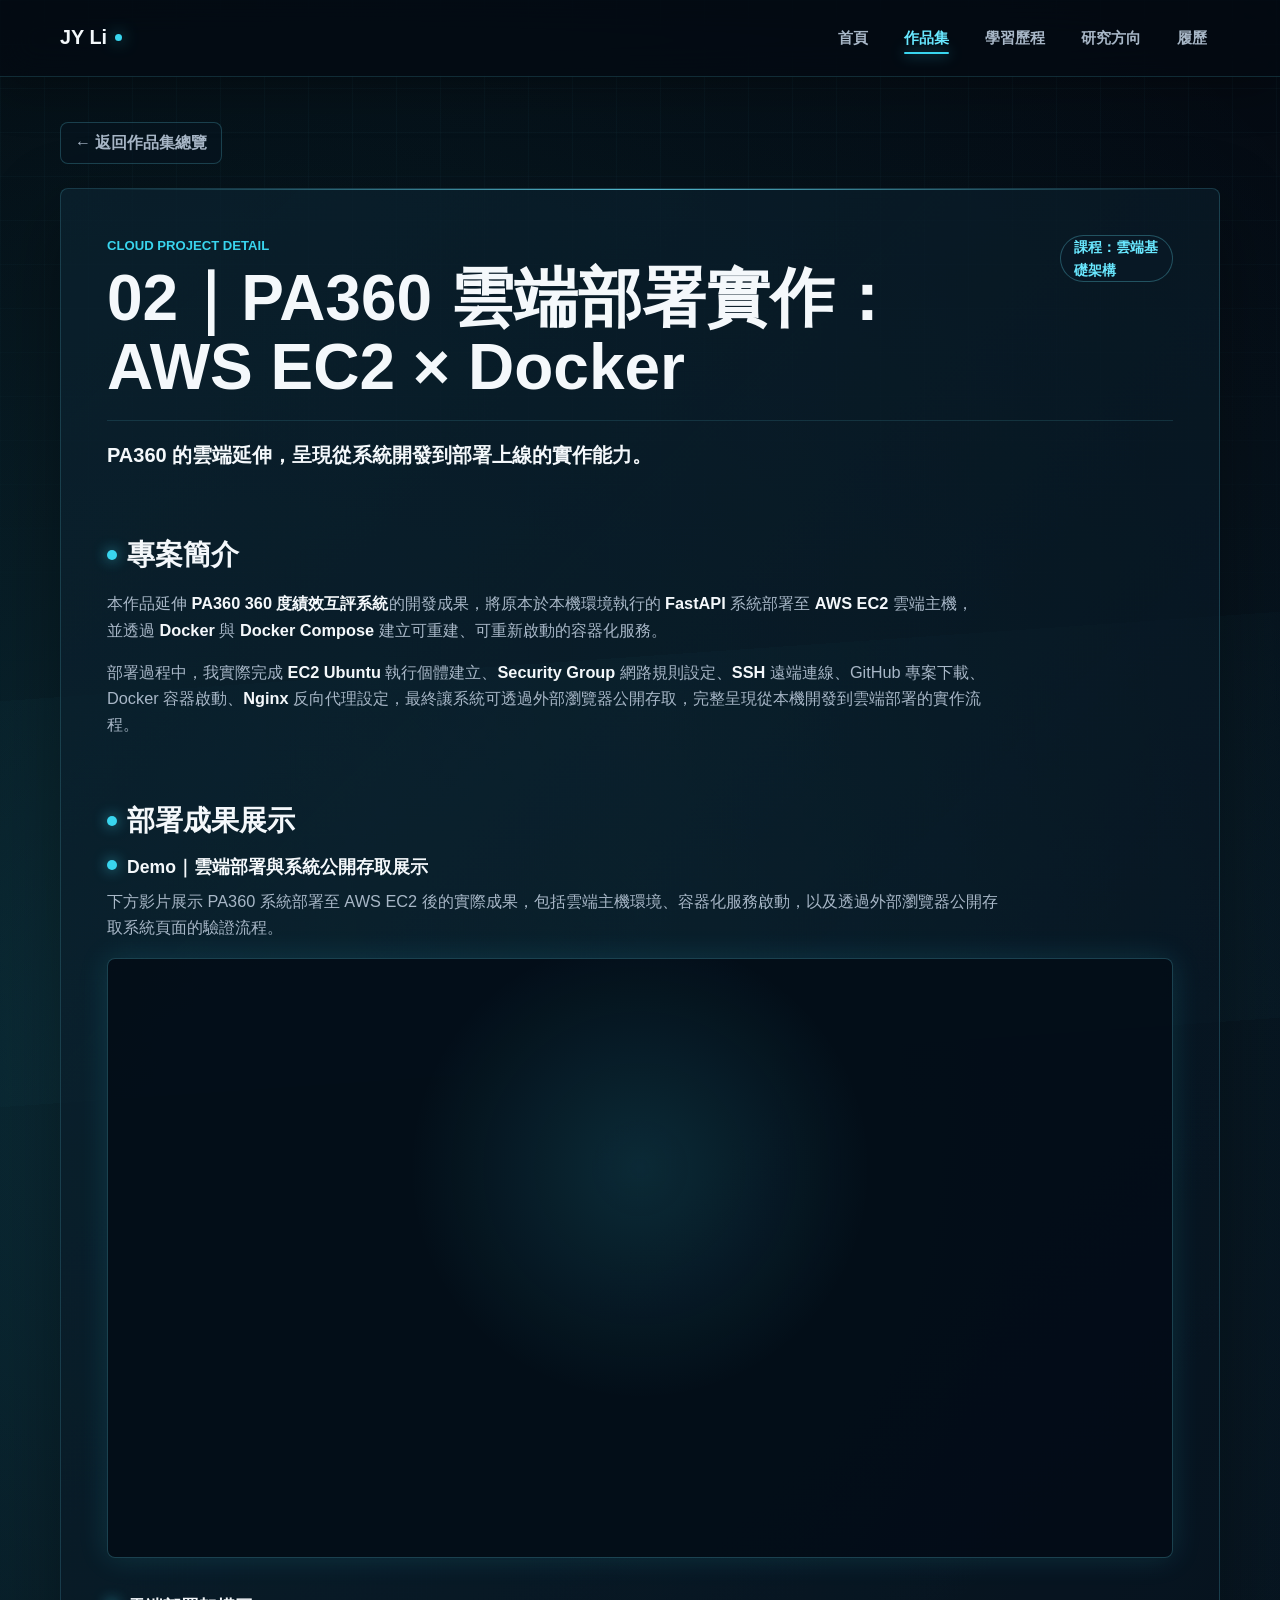
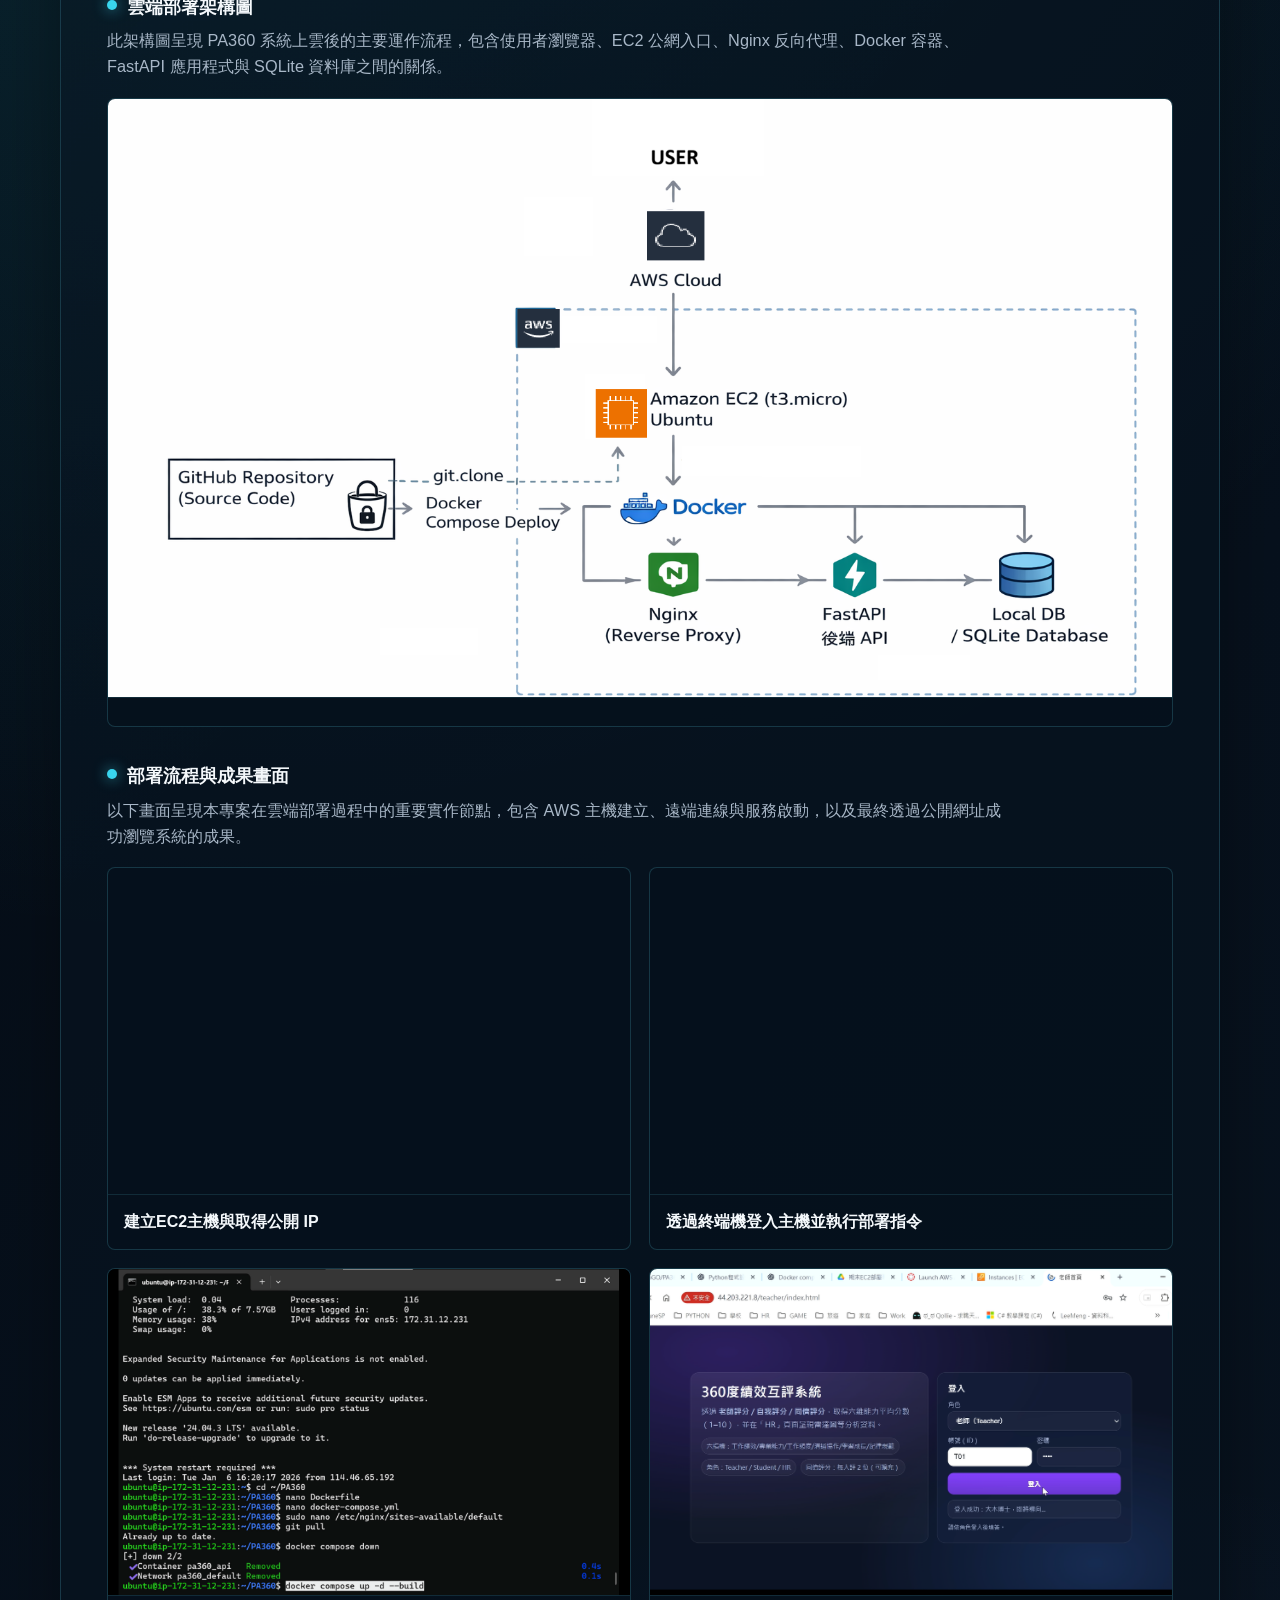
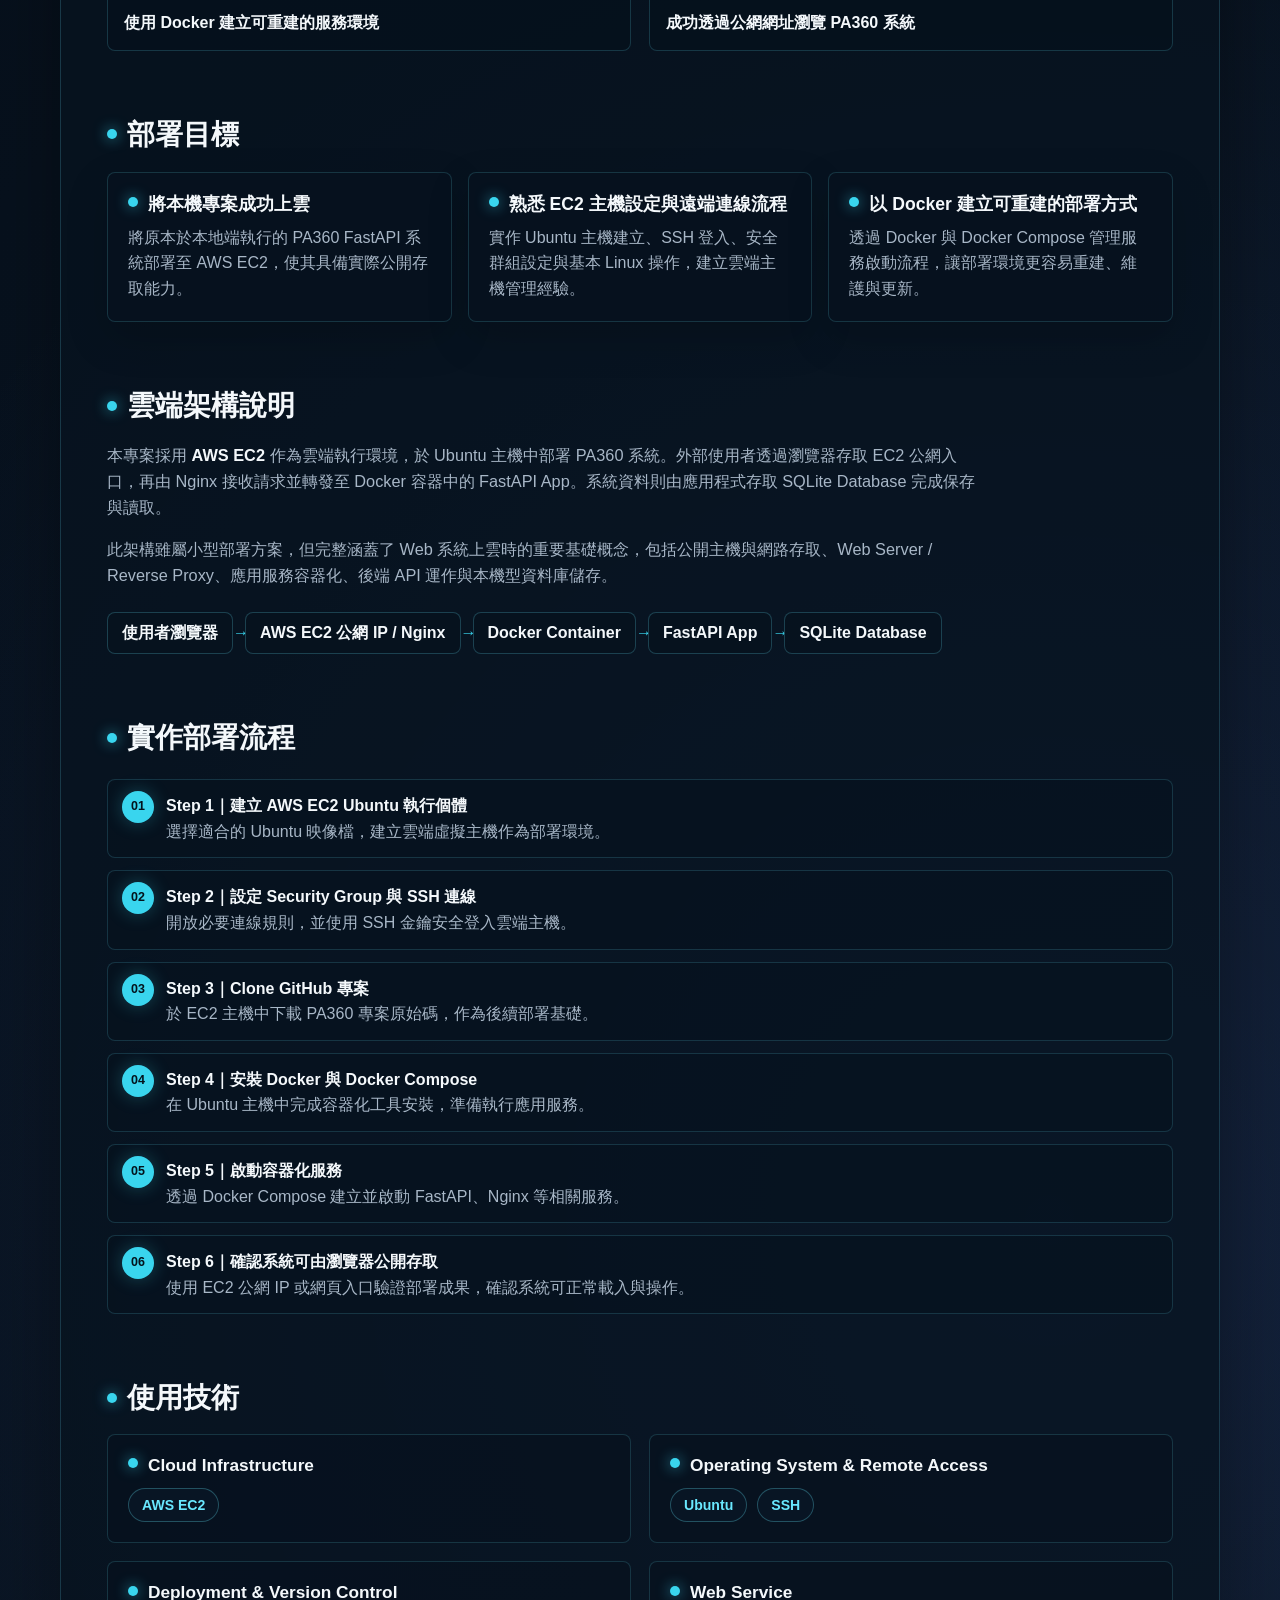
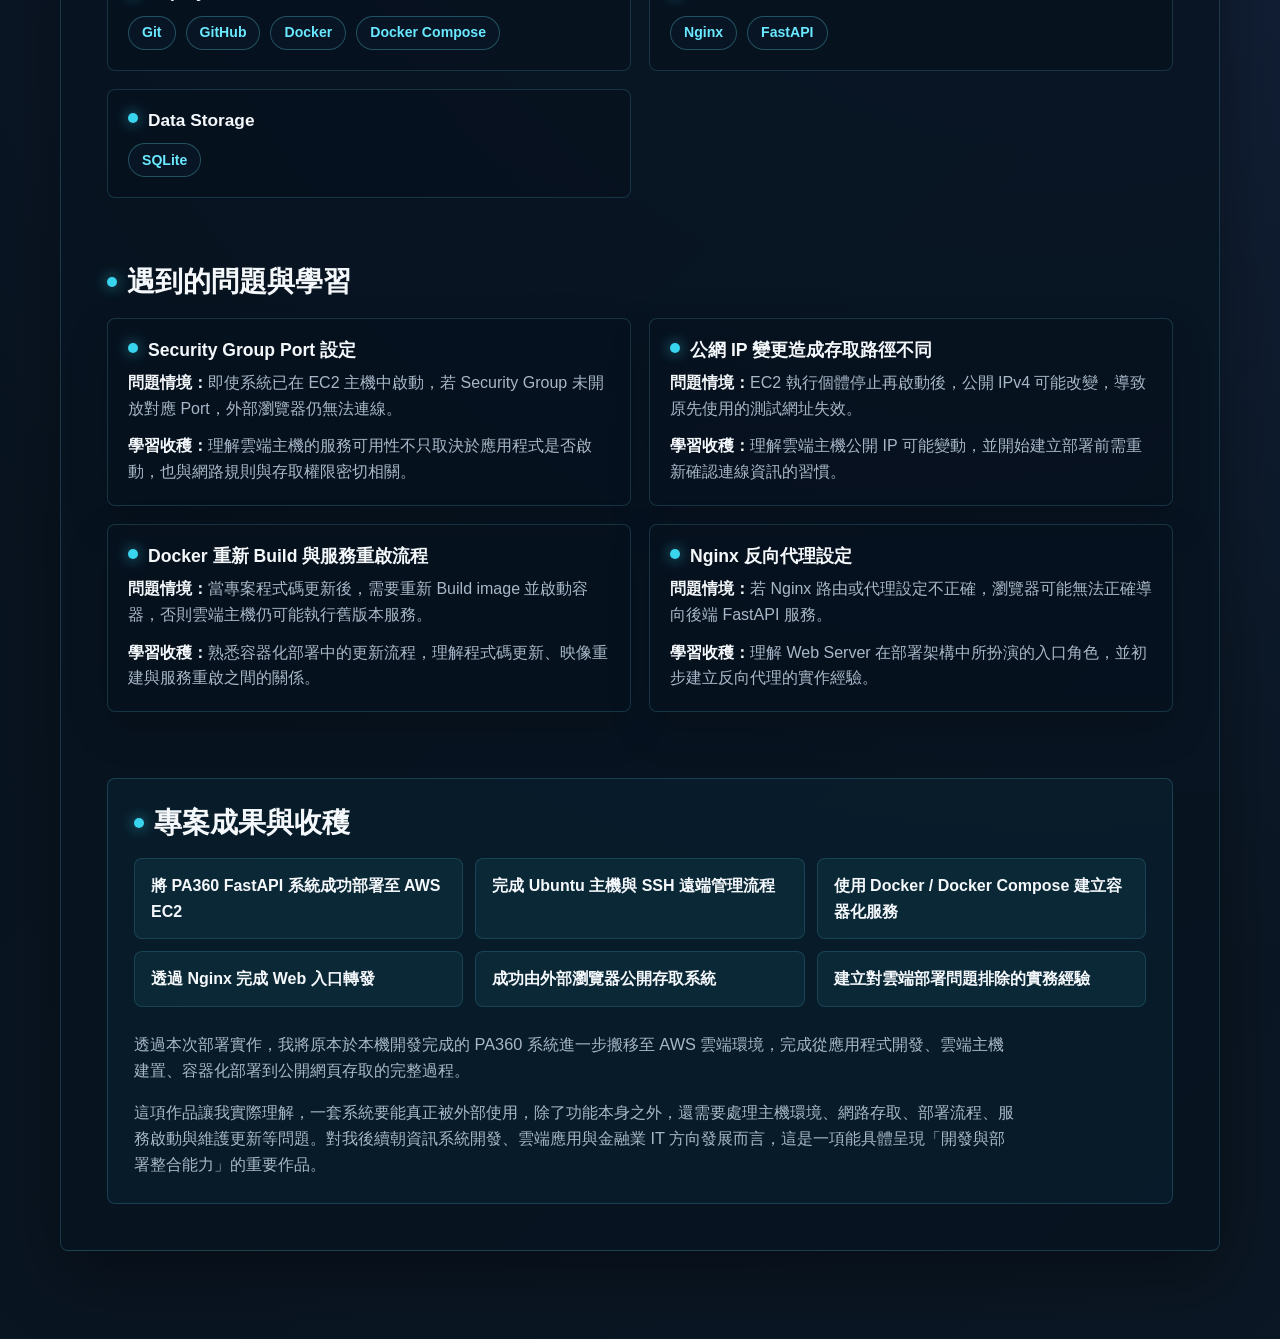
<file: project-pa360-cloud.html>
<!DOCTYPE html>
<html lang="zh-Hant">
<head>
  <meta charset="UTF-8">
  <meta name="viewport" content="width=device-width, initial-scale=1.0">
  <meta name="description" content="PA360 雲端部署實作作品詳細頁，介紹 AWS EC2、Docker、Docker Compose、Nginx 與 FastAPI 的部署流程。">
  <title>PA360 雲端部署實作 | JY Li</title>
  <link rel="stylesheet" href="css/style.css">
  <link rel="stylesheet" href="css/projects.css">
  <link rel="stylesheet" href="css/project-detail.css">
  <link rel="stylesheet" href="css/responsive.css">
</head>
<body>
  <header class="site-header">
    <nav class="navbar" aria-label="主要導覽">
      <a class="brand" href="index.html" aria-label="JY Li 首頁">JY Li</a>

      <button class="menu-toggle" type="button" aria-label="開啟導覽選單" aria-controls="primary-menu" aria-expanded="false">
        <span></span>
        <span></span>
        <span></span>
      </button>

      <ul class="nav-menu" id="primary-menu">
        <li><a class="nav-link" href="index.html">首頁</a></li>
        <li><a class="nav-link active" href="projects.html" aria-current="page">作品集</a></li>
        <li><a class="nav-link" href="learning-journey.html">學習歷程</a></li>
        <li><a class="nav-link" href="research.html">研究方向</a></li>
        <li><a class="nav-link" href="resume.html">履歷</a></li>
      </ul>
    </nav>
  </header>

  <main class="project-detail-main">
    <a class="back-link" href="projects.html">← 返回作品集總覽</a>

    <article class="project-section project-detail-section" aria-labelledby="cloud-title">
      <header class="project-header project-detail-header">
        <div>
          <p class="project-index">Cloud Project Detail</p>
          <h1 id="cloud-title">02｜PA360 雲端部署實作：AWS EC2 × Docker</h1>
        </div>
        <span class="project-badge">課程：雲端基礎架構</span>
      </header>

      <p class="project-positioning">PA360 的雲端延伸，呈現從系統開發到部署上線的實作能力。</p>

      <section class="project-block" aria-labelledby="intro-title">
        <h2 id="intro-title">專案簡介</h2>
        <div class="text-stack">
          <p>本作品延伸 <strong>PA360 360 度績效互評系統</strong>的開發成果，將原本於本機環境執行的 <strong>FastAPI</strong> 系統部署至 <strong>AWS EC2</strong> 雲端主機，並透過 <strong>Docker</strong> 與 <strong>Docker Compose</strong> 建立可重建、可重新啟動的容器化服務。</p>
          <p>部署過程中，我實際完成 <strong>EC2 Ubuntu</strong> 執行個體建立、<strong>Security Group</strong> 網路規則設定、<strong>SSH</strong> 遠端連線、GitHub 專案下載、Docker 容器啟動、<strong>Nginx</strong> 反向代理設定，最終讓系統可透過外部瀏覽器公開存取，完整呈現從本機開發到雲端部署的實作流程。</p>
        </div>
      </section>

      <section class="project-block" aria-labelledby="showcase-title">
        <h2 id="showcase-title">部署成果展示</h2>

        <div class="showcase-item">
          <div class="block-heading">
            <h3>Demo｜雲端部署與系統公開存取展示</h3>
            <p>下方影片展示 PA360 系統部署至 AWS EC2 後的實際成果，包括雲端主機環境、容器化服務啟動，以及透過外部瀏覽器公開存取系統頁面的驗證流程。</p>
          </div>
          <div class="video-frame">
            <iframe
              src="https://www.youtube-nocookie.com/embed/dlunrB2GDjk"
              title="PA360 雲端部署與系統公開存取展示影片"
              loading="lazy"
              frameborder="0"
              allow="accelerometer; autoplay; clipboard-write; encrypted-media; gyroscope; picture-in-picture; web-share"
              referrerpolicy="strict-origin-when-cross-origin"
              allowfullscreen>
            </iframe>
            <!--<div class="video-placeholder">YouTube Embed URL 預留區</div> -->
          </div>
        </div>

        <div class="showcase-item">
          <div class="block-heading">
            <h3>雲端部署架構圖</h3>
            <p>此架構圖呈現 PA360 系統上雲後的主要運作流程，包含使用者瀏覽器、EC2 公網入口、Nginx 反向代理、Docker 容器、FastAPI 應用程式與 SQLite 資料庫之間的關係。</p>
          </div>
          <figure class="media-card media-card-wide">
            <img src="assets/images/projects/pa360-cloud-architecture.png" alt="PA360 雲端部署架構圖">
            <figcaption></figcaption>
          </figure>
        </div>

        <div class="showcase-item">
          <div class="block-heading">
            <h3>部署流程與成果畫面</h3>
            <p>以下畫面呈現本專案在雲端部署過程中的重要實作節點，包含 AWS 主機建立、遠端連線與服務啟動，以及最終透過公開網址成功瀏覽系統的成果。</p>
          </div>
          <div class="screenshot-grid">
            <figure class="media-card">
              <iframe
                src="https://www.youtube-nocookie.com/embed/PMOmSy_B7r8"
                title="建立 Ubuntu 雲端主機與取得公開 IP"
                loading="lazy"
                frameborder="0"
                allow="accelerometer; autoplay; clipboard-write; encrypted-media; gyroscope; picture-in-picture; web-share"
                referrerpolicy="strict-origin-when-cross-origin"
                allowfullscreen>
              </iframe>
              <figcaption>建立EC2主機與取得公開 IP</figcaption>
            </figure>
            <figure class="media-card">
              <iframe
                src="https://www.youtube-nocookie.com/embed/V5JP12Bygd0"
                title="透過終端機登入主機並執行部署指令"
                loading="lazy"
                frameborder="0"
                allow="accelerometer; autoplay; clipboard-write; encrypted-media; gyroscope; picture-in-picture; web-share"
                referrerpolicy="strict-origin-when-cross-origin"
                allowfullscreen>
              </iframe>
              <figcaption>透過終端機登入主機並執行部署指令</figcaption>
            </figure>
            <figure class="media-card">
              <img src="assets/images/projects/pa360-cloud-docker-compose.png" alt="Docker 容器啟動畫面">
              <figcaption>使用 Docker 建立可重建的服務環境</figcaption>
            </figure>
            <figure class="media-card">
              <img src="assets/images/projects/pa360-cloud-public-access.png" alt="公開網址瀏覽成果">
              <figcaption>成功透過公網網址瀏覽 PA360 系統</figcaption>
            </figure>
          </div>
        </div>
      </section>

      <section class="project-block" aria-labelledby="goals-title">
        <h2 id="goals-title">部署目標</h2>
        <div class="goal-grid">
          <div class="info-card">
            <h3>將本機專案成功上雲</h3>
            <p>將原本於本地端執行的 PA360 FastAPI 系統部署至 AWS EC2，使其具備實際公開存取能力。</p>
          </div>
          <div class="info-card">
            <h3>熟悉 EC2 主機設定與遠端連線流程</h3>
            <p>實作 Ubuntu 主機建立、SSH 登入、安全群組設定與基本 Linux 操作，建立雲端主機管理經驗。</p>
          </div>
          <div class="info-card">
            <h3>以 Docker 建立可重建的部署方式</h3>
            <p>透過 Docker 與 Docker Compose 管理服務啟動流程，讓部署環境更容易重建、維護與更新。</p>
          </div>
        </div>
      </section>

      <section class="project-block" aria-labelledby="architecture-title">
        <h2 id="architecture-title">雲端架構說明</h2>
        <div class="text-stack">
          <p>本專案採用 <strong>AWS EC2</strong> 作為雲端執行環境，於 Ubuntu 主機中部署 PA360 系統。外部使用者透過瀏覽器存取 EC2 公網入口，再由 Nginx 接收請求並轉發至 Docker 容器中的 FastAPI App。系統資料則由應用程式存取 SQLite Database 完成保存與讀取。</p>
          <p>此架構雖屬小型部署方案，但完整涵蓋了 Web 系統上雲時的重要基礎概念，包括公開主機與網路存取、Web Server / Reverse Proxy、應用服務容器化、後端 API 運作與本機型資料庫儲存。</p>
        </div>
        <div class="flow-chain" aria-label="雲端部署流程">
          <span>使用者瀏覽器</span>
          <span>AWS EC2 公網 IP / Nginx</span>
          <span>Docker Container</span>
          <span>FastAPI App</span>
          <span>SQLite Database</span>
        </div>
      </section>

      <section class="project-block" aria-labelledby="deploy-steps-title">
        <h2 id="deploy-steps-title">實作部署流程</h2>
        <ol class="process-list">
          <li><strong>Step 1｜建立 AWS EC2 Ubuntu 執行個體</strong><br>選擇適合的 Ubuntu 映像檔，建立雲端虛擬主機作為部署環境。</li>
          <li><strong>Step 2｜設定 Security Group 與 SSH 連線</strong><br>開放必要連線規則，並使用 SSH 金鑰安全登入雲端主機。</li>
          <li><strong>Step 3｜Clone GitHub 專案</strong><br>於 EC2 主機中下載 PA360 專案原始碼，作為後續部署基礎。</li>
          <li><strong>Step 4｜安裝 Docker 與 Docker Compose</strong><br>在 Ubuntu 主機中完成容器化工具安裝，準備執行應用服務。</li>
          <li><strong>Step 5｜啟動容器化服務</strong><br>透過 Docker Compose 建立並啟動 FastAPI、Nginx 等相關服務。</li>
          <li><strong>Step 6｜確認系統可由瀏覽器公開存取</strong><br>使用 EC2 公網 IP 或網頁入口驗證部署成果，確認系統可正常載入與操作。</li>
        </ol>
      </section>

      <section class="project-block" aria-labelledby="tech-title">
        <h2 id="tech-title">使用技術</h2>
        <div class="tech-category-grid">
          <div class="tech-category-card">
            <h3>Cloud Infrastructure</h3>
            <div class="tech-tags"><span>AWS EC2</span></div>
          </div>
          <div class="tech-category-card">
            <h3>Operating System &amp; Remote Access</h3>
            <div class="tech-tags"><span>Ubuntu</span><span>SSH</span></div>
          </div>
          <div class="tech-category-card">
            <h3>Deployment &amp; Version Control</h3>
            <div class="tech-tags"><span>Git</span><span>GitHub</span><span>Docker</span><span>Docker Compose</span></div>
          </div>
          <div class="tech-category-card">
            <h3>Web Service</h3>
            <div class="tech-tags"><span>Nginx</span><span>FastAPI</span></div>
          </div>
          <div class="tech-category-card">
            <h3>Data Storage</h3>
            <div class="tech-tags"><span>SQLite</span></div>
          </div>
        </div>
      </section>

      <section class="project-block" aria-labelledby="issues-title">
        <h2 id="issues-title">遇到的問題與學習</h2>
        <div class="lesson-grid">
          <div class="info-card">
            <h3>Security Group Port 設定</h3>
            <p><strong>問題情境：</strong>即使系統已在 EC2 主機中啟動，若 Security Group 未開放對應 Port，外部瀏覽器仍無法連線。</p>
            <p><strong>學習收穫：</strong>理解雲端主機的服務可用性不只取決於應用程式是否啟動，也與網路規則與存取權限密切相關。</p>
          </div>
          <div class="info-card">
            <h3>公網 IP 變更造成存取路徑不同</h3>
            <p><strong>問題情境：</strong>EC2 執行個體停止再啟動後，公開 IPv4 可能改變，導致原先使用的測試網址失效。</p>
            <p><strong>學習收穫：</strong>理解雲端主機公開 IP 可能變動，並開始建立部署前需重新確認連線資訊的習慣。</p>
          </div>
          <div class="info-card">
            <h3>Docker 重新 Build 與服務重啟流程</h3>
            <p><strong>問題情境：</strong>當專案程式碼更新後，需要重新 Build image 並啟動容器，否則雲端主機仍可能執行舊版本服務。</p>
            <p><strong>學習收穫：</strong>熟悉容器化部署中的更新流程，理解程式碼更新、映像重建與服務重啟之間的關係。</p>
          </div>
          <div class="info-card">
            <h3>Nginx 反向代理設定</h3>
            <p><strong>問題情境：</strong>若 Nginx 路由或代理設定不正確，瀏覽器可能無法正確導向後端 FastAPI 服務。</p>
            <p><strong>學習收穫：</strong>理解 Web Server 在部署架構中所扮演的入口角色，並初步建立反向代理的實作經驗。</p>
          </div>
        </div>
      </section>

      <section class="project-block project-closing detail-closing" aria-labelledby="outcome-title">
        <h2 id="outcome-title">專案成果與收穫</h2>
        <ul class="learning-list">
          <li>將 PA360 FastAPI 系統成功部署至 AWS EC2</li>
          <li>完成 Ubuntu 主機與 SSH 遠端管理流程</li>
          <li>使用 Docker / Docker Compose 建立容器化服務</li>
          <li>透過 Nginx 完成 Web 入口轉發</li>
          <li>成功由外部瀏覽器公開存取系統</li>
          <li>建立對雲端部署問題排除的實務經驗</li>
        </ul>
        <div class="text-stack">
          <p>透過本次部署實作，我將原本於本機開發完成的 PA360 系統進一步搬移至 AWS 雲端環境，完成從應用程式開發、雲端主機建置、容器化部署到公開網頁存取的完整過程。</p>
          <p>這項作品讓我實際理解，一套系統要能真正被外部使用，除了功能本身之外，還需要處理主機環境、網路存取、部署流程、服務啟動與維護更新等問題。對我後續朝資訊系統開發、雲端應用與金融業 IT 方向發展而言，這是一項能具體呈現「開發與部署整合能力」的重要作品。</p>
        </div>
      </section>
    </article>
  </main>

  <script src="js/main.js"></script>
</body>
</html>
</file>
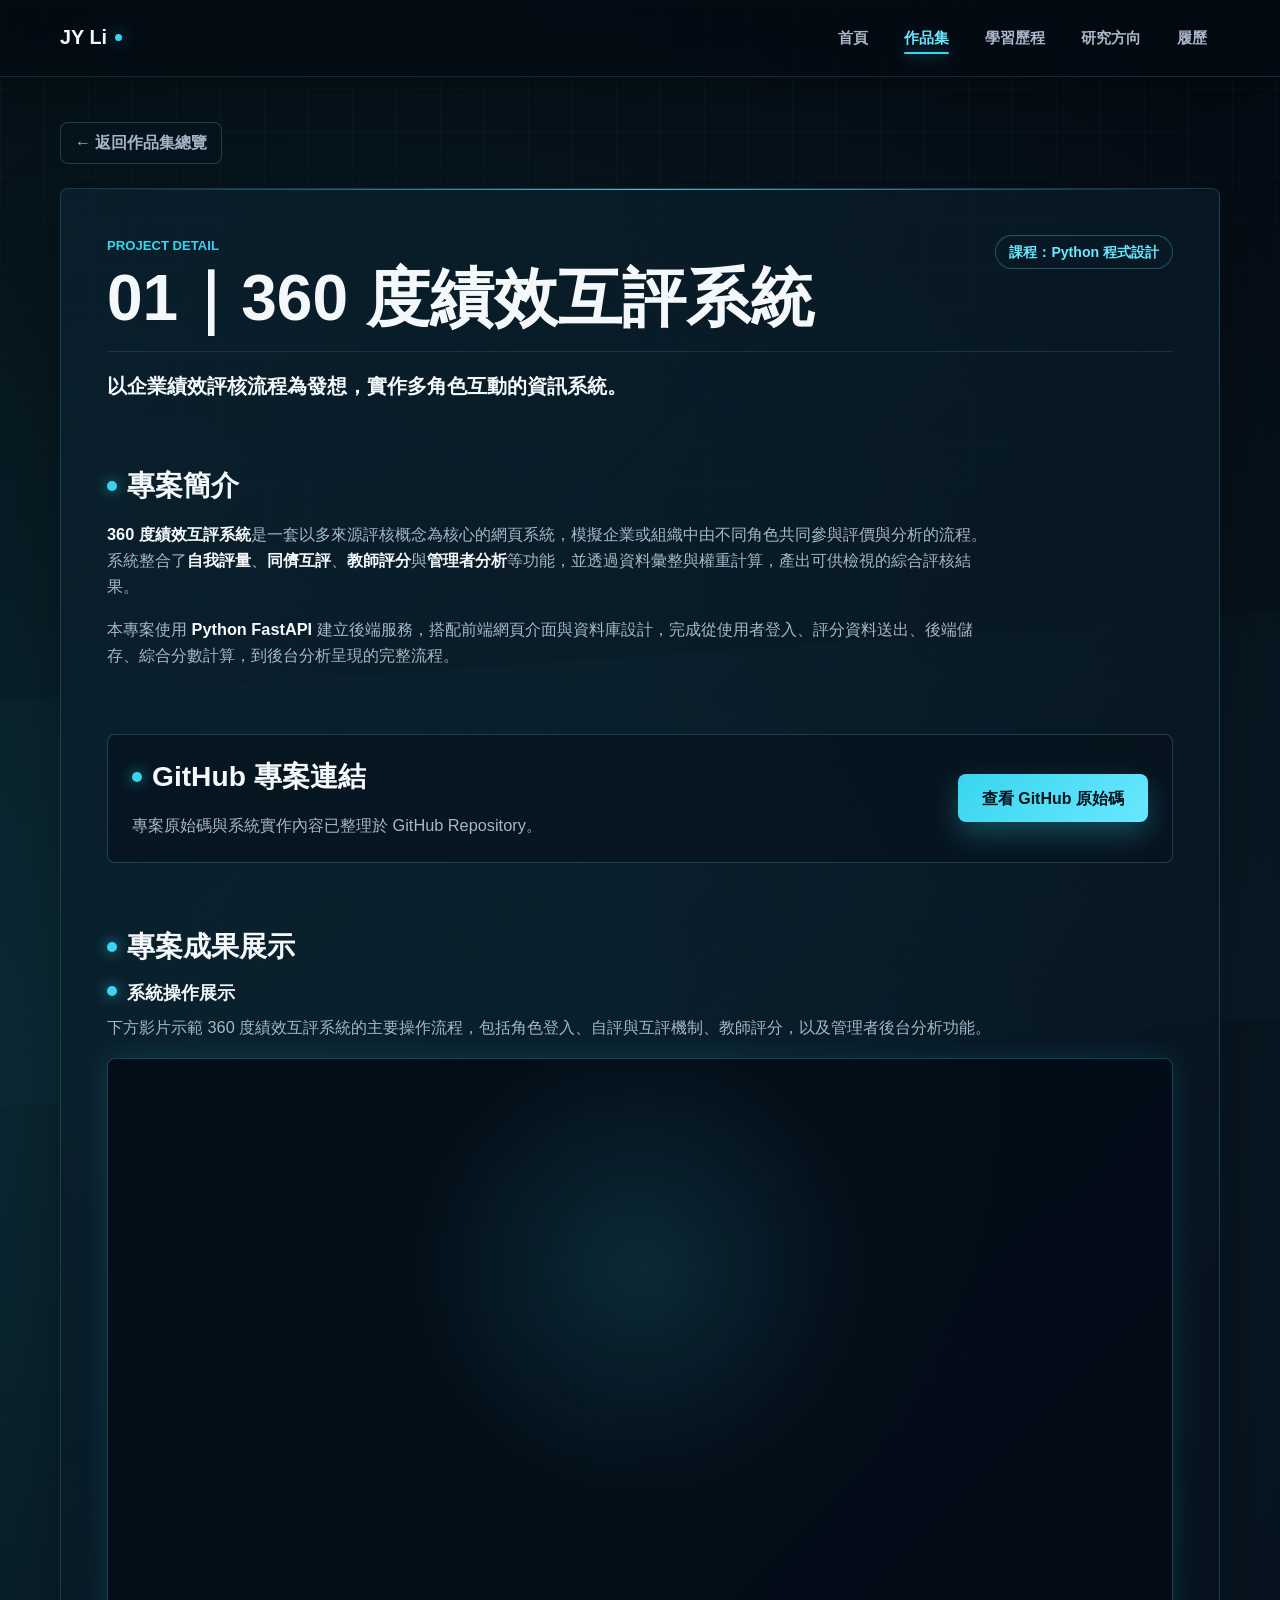
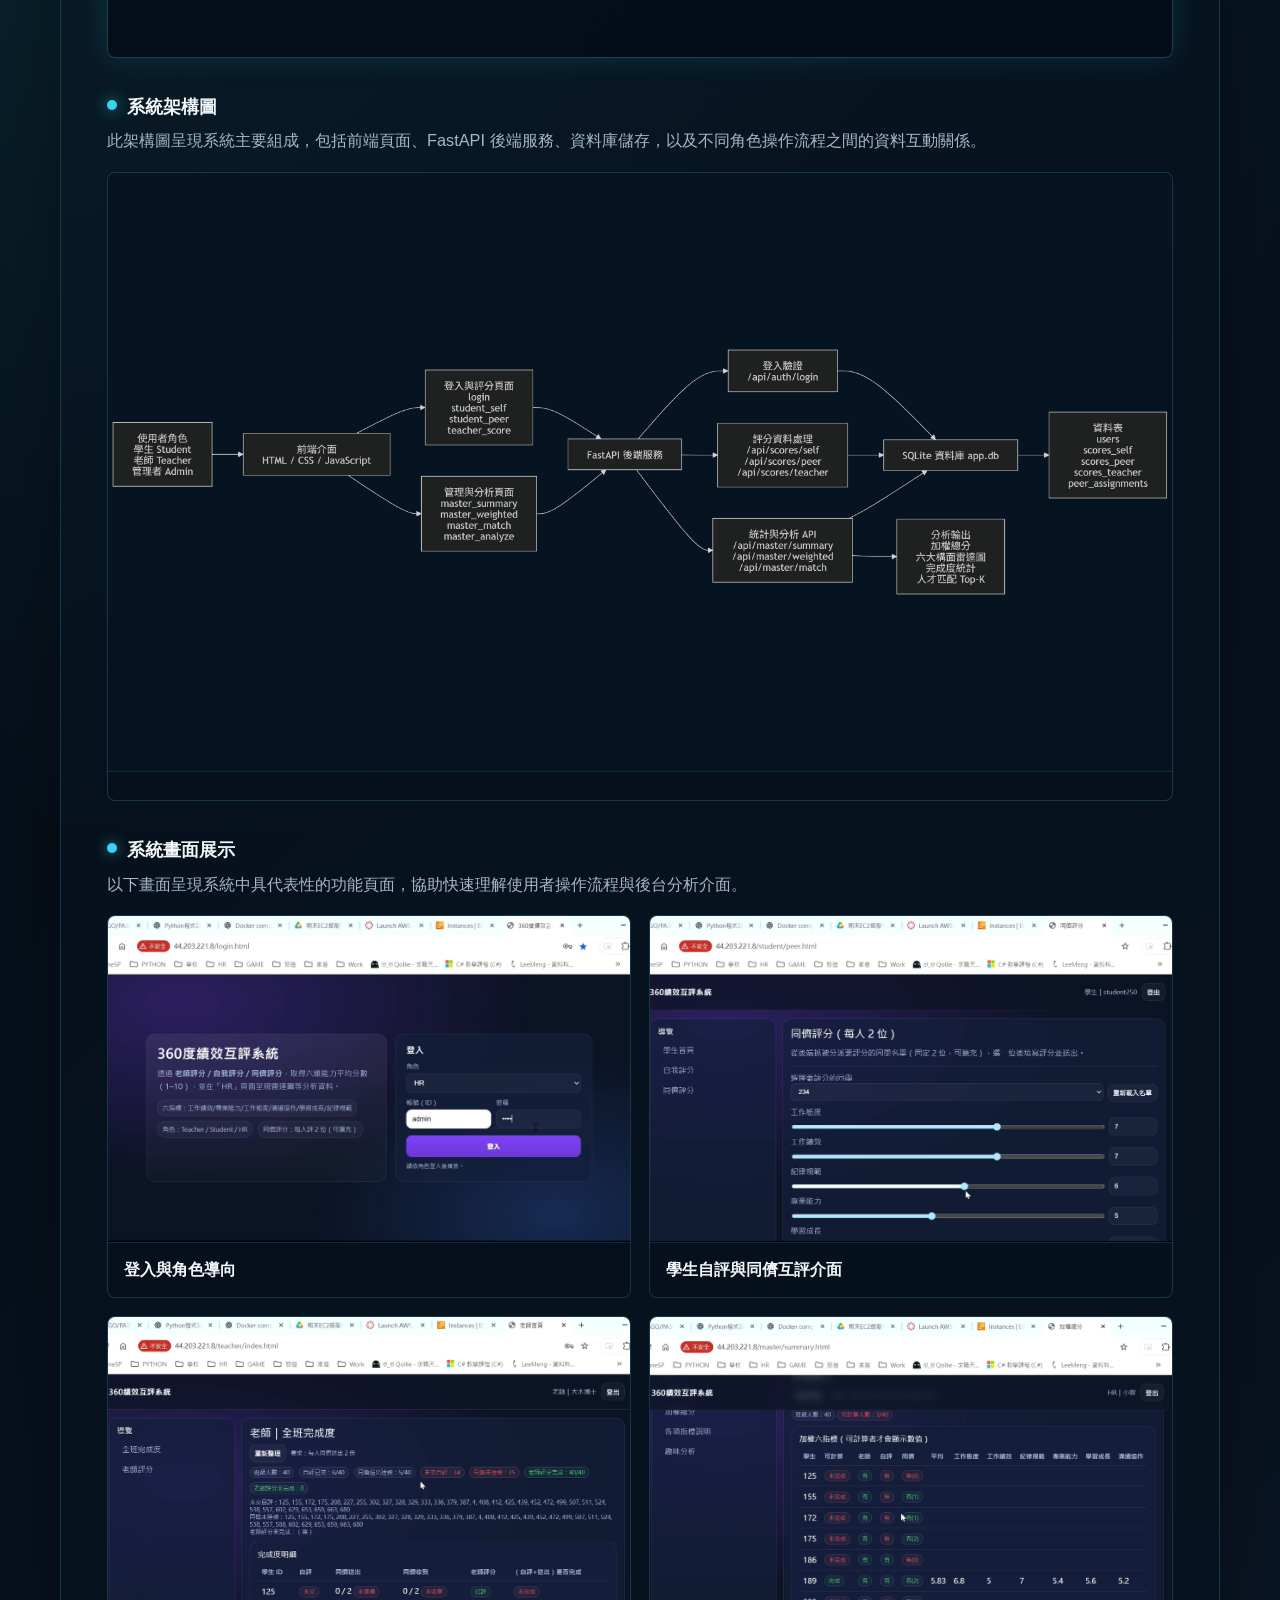
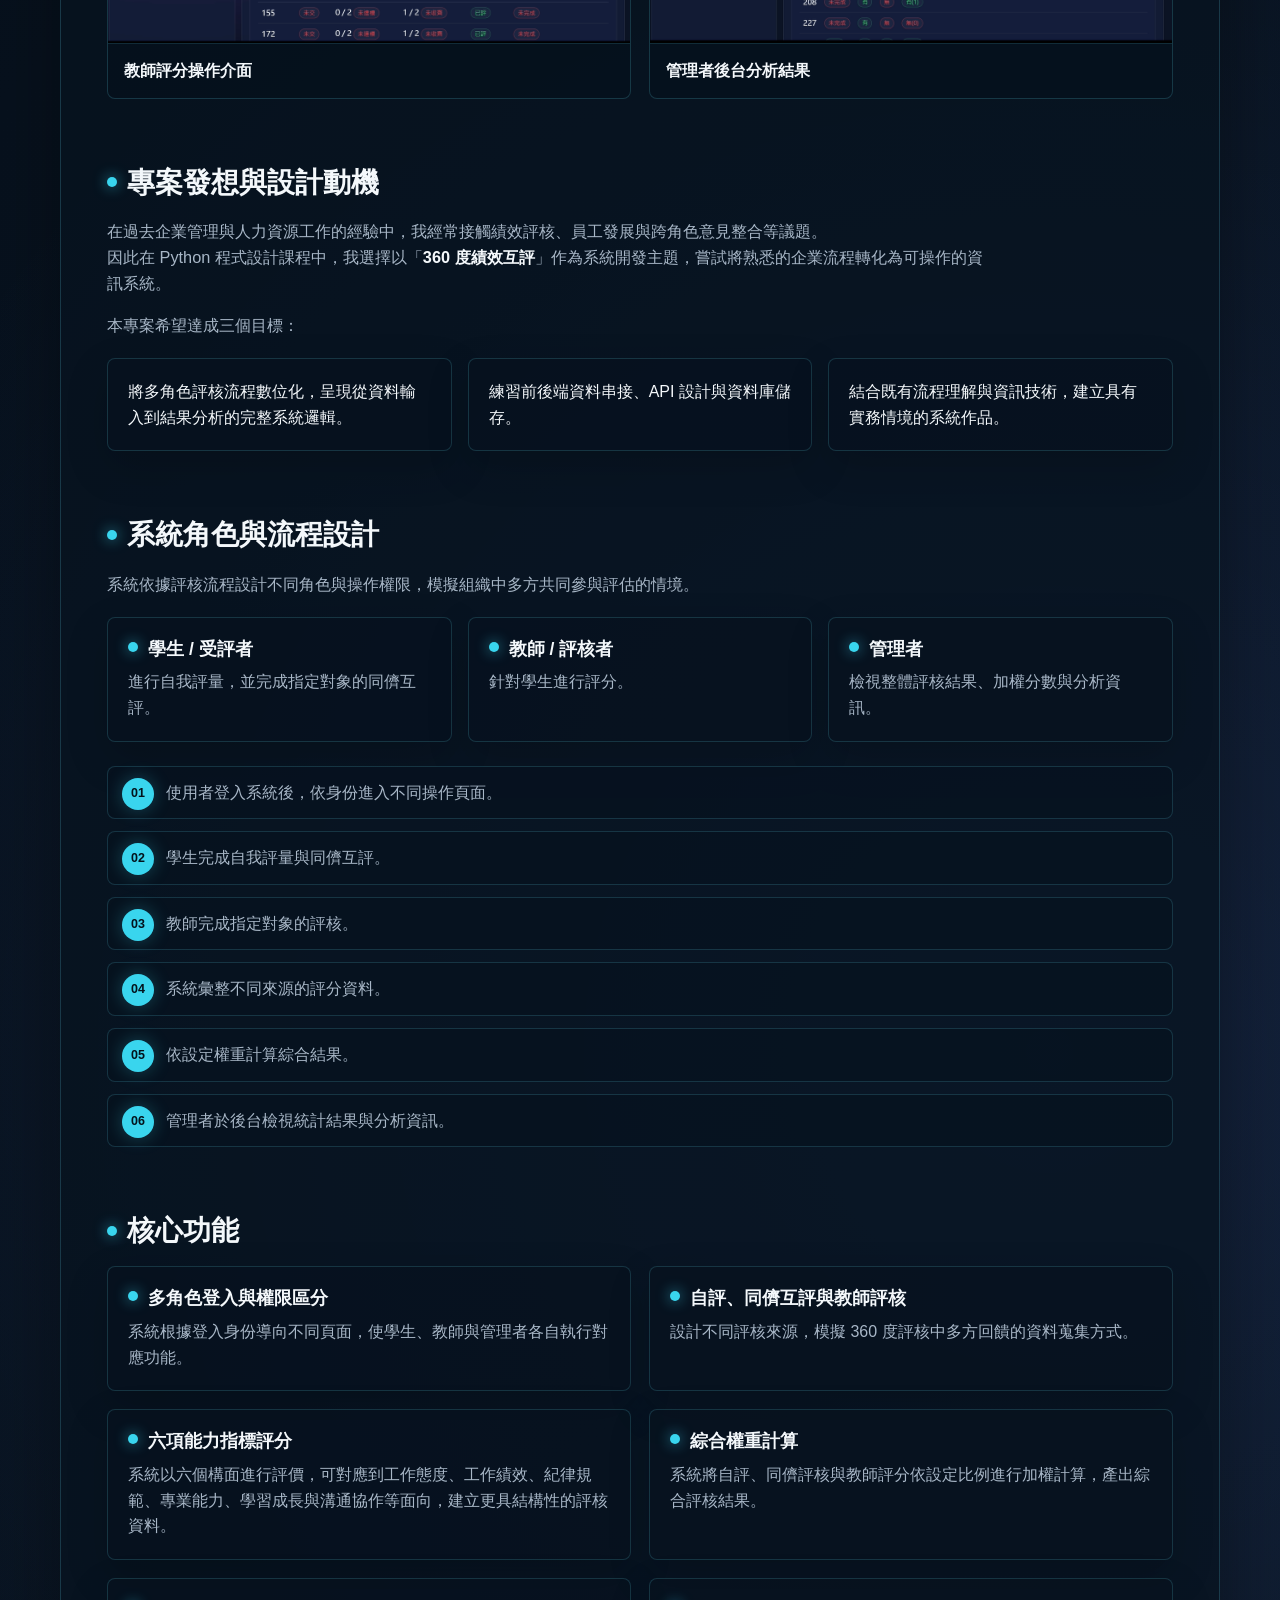
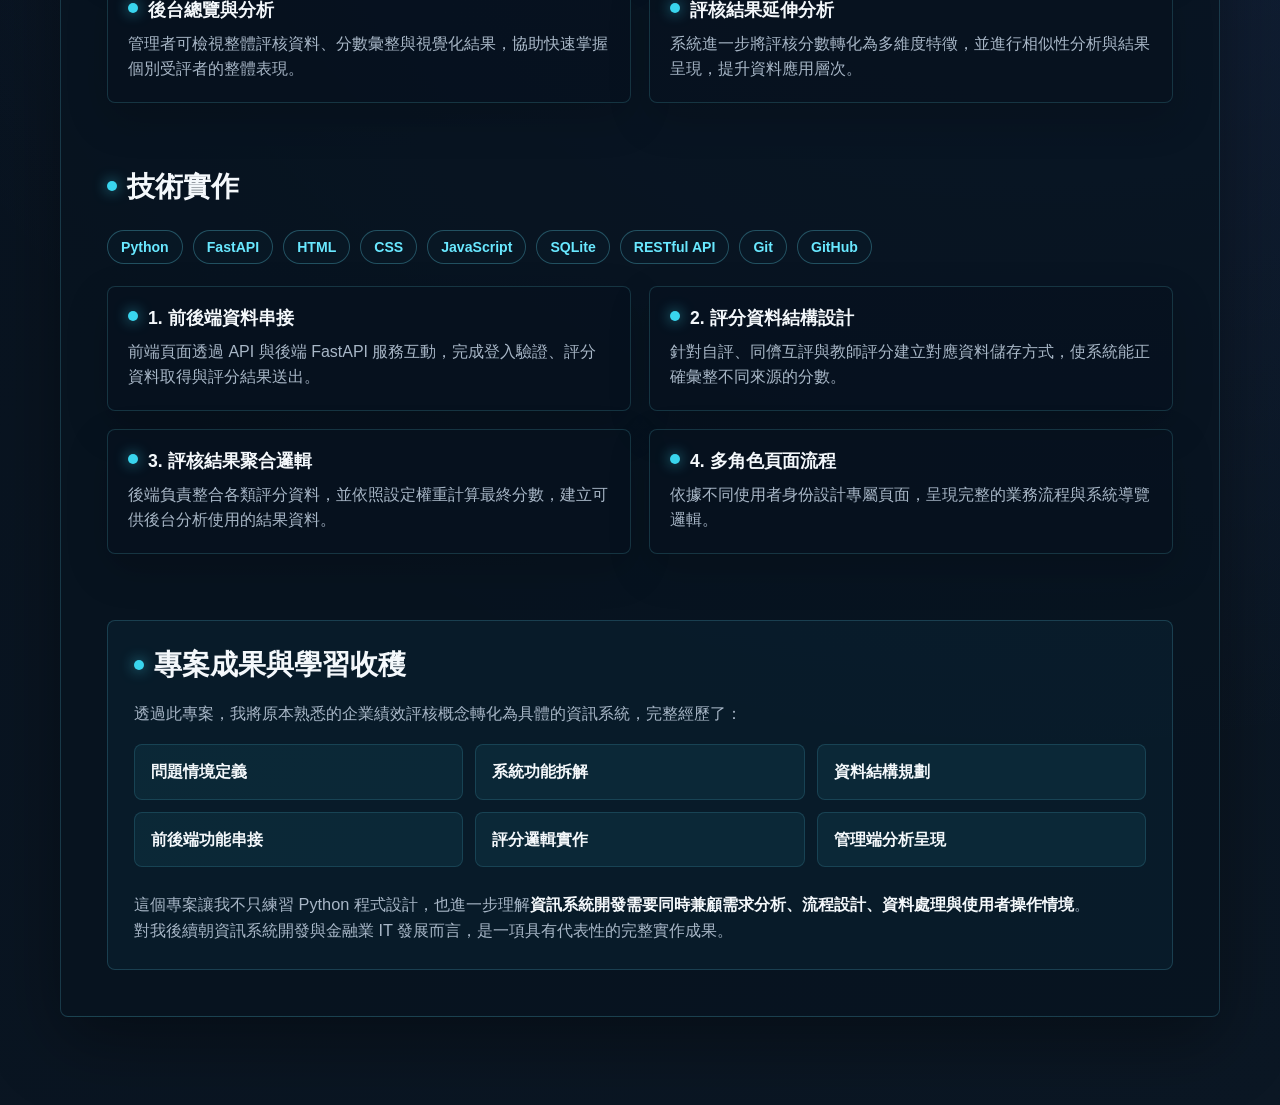
<file: project-pa360.html>
<!DOCTYPE html>
<html lang="zh-Hant">
<head>
  <meta charset="UTF-8">
  <meta name="viewport" content="width=device-width, initial-scale=1.0">
  <meta name="description" content="360 度績效互評系統作品詳細頁，完整介紹專案背景、成果展示、系統設計、技術實作與學習收穫。">
  <title>360 度績效互評系統 | JY Li</title>
  <link rel="stylesheet" href="css/style.css">
  <link rel="stylesheet" href="css/projects.css">
  <link rel="stylesheet" href="css/project-detail.css">
  <link rel="stylesheet" href="css/responsive.css">
</head>
<body>
  <header class="site-header">
    <nav class="navbar" aria-label="主要導覽">
      <a class="brand" href="index.html" aria-label="JY Li 首頁">JY Li</a>

      <button class="menu-toggle" type="button" aria-label="開啟導覽選單" aria-controls="primary-menu" aria-expanded="false">
        <span></span>
        <span></span>
        <span></span>
      </button>

      <ul class="nav-menu" id="primary-menu">
        <li><a class="nav-link" href="index.html">首頁</a></li>
        <li><a class="nav-link active" href="projects.html" aria-current="page">作品集</a></li>
        <li><a class="nav-link" href="learning-journey.html">學習歷程</a></li>
        <li><a class="nav-link" href="research.html">研究方向</a></li>
        <li><a class="nav-link" href="resume.html">履歷</a></li>
      </ul>
    </nav>
  </header>

  <main class="project-detail-main">
    <a class="back-link" href="projects.html">← 返回作品集總覽</a>

    <article class="project-section project-detail-section" aria-labelledby="pa360-title">
      <header class="project-header project-detail-header">
        <div>
          <p class="project-index">Project Detail</p>
          <h1 id="pa360-title">01｜360 度績效互評系統</h1>
        </div>
        <span class="project-badge">課程：Python 程式設計</span>
      </header>

      <p class="project-positioning">以企業績效評核流程為發想，實作多角色互動的資訊系統。</p>

      <section class="project-block" aria-labelledby="intro-title">
        <h2 id="intro-title">專案簡介</h2>
        <div class="text-stack">
          <p><strong>360 度績效互評系統</strong>是一套以多來源評核概念為核心的網頁系統，模擬企業或組織中由不同角色共同參與評價與分析的流程。系統整合了<strong>自我評量</strong>、<strong>同儕互評</strong>、<strong>教師評分</strong>與<strong>管理者分析</strong>等功能，並透過資料彙整與權重計算，產出可供檢視的綜合評核結果。</p>
          <p>本專案使用 <strong>Python FastAPI</strong> 建立後端服務，搭配前端網頁介面與資料庫設計，完成從使用者登入、評分資料送出、後端儲存、綜合分數計算，到後台分析呈現的完整流程。</p>
        </div>
      </section>

      <section class="github-panel" aria-labelledby="github-title">
        <div>
          <h2 id="github-title">GitHub 專案連結</h2>
          <p>專案原始碼與系統實作內容已整理於 GitHub Repository。</p>
        </div>
        <!-- TODO: 將 href="#" 替換為正式 GitHub Repository URL。 -->
        <a class="button button-primary" 
           href="https://github.com/YeanGO/PA360" 
           target="_blank" 
           rel="noopener noreferrer">
          查看 GitHub 原始碼
        </a>
      </section>

      <section class="project-block" aria-labelledby="showcase-title">
        <h2 id="showcase-title">專案成果展示</h2>

        <div class="showcase-item">
          <div class="block-heading">
            <h3>系統操作展示</h3>
            <p>下方影片示範 360 度績效互評系統的主要操作流程，包括角色登入、自評與互評機制、教師評分，以及管理者後台分析功能。</p>
          </div>
          <div class="video-frame">
            <iframe
              src="https://www.youtube-nocookie.com/embed/aAzInJVk55I"
              title="360 度績效互評系統操作展示影片"
              loading="lazy"
              allow="accelerometer; autoplay; clipboard-write; encrypted-media; gyroscope; picture-in-picture; web-share"
              allowfullscreen>
            </iframe>
          </div>
        </div>

        <div class="showcase-item">
          <div class="block-heading">
            <h3>系統架構圖</h3>
            <p>此架構圖呈現系統主要組成，包括前端頁面、FastAPI 後端服務、資料庫儲存，以及不同角色操作流程之間的資料互動關係。</p>
          </div>
          <figure class="media-card media-card-wide media-card-contain">
            <img src="assets/images/projects/pa360-system-architecture.png" alt="系統架構圖">
            <figcaption></figcaption>
          </figure>
        </div>

        <div class="showcase-item">
          <div class="block-heading">
            <h3>系統畫面展示</h3>
            <p>以下畫面呈現系統中具代表性的功能頁面，協助快速理解使用者操作流程與後台分析介面。</p>
          </div>
          <div class="screenshot-grid">
            <figure class="media-card">
              <img src="assets/images/projects/pa360-login.png" alt="登入頁面截圖">
              <figcaption>登入與角色導向</figcaption>
            </figure>
            <figure class="media-card">
              <img src="assets/images/projects/pa360-student-evaluation.png" alt="學生評分頁面截圖">
              <figcaption>學生自評與同儕互評介面</figcaption>
            </figure>
            <figure class="media-card">
              <img src="assets/images/projects/pa360-teacher-evaluation.png" alt="教師評分頁面截圖">
              <figcaption>教師評分操作介面</figcaption>
            </figure>
            <figure class="media-card">
              <img src="assets/images/projects/pa360-admin-analysis.png" alt="管理者分析頁面截圖">
              <figcaption>管理者後台分析結果</figcaption>
            </figure>
          </div>
        </div>
      </section>

      <section class="project-block" aria-labelledby="motivation-title">
        <h2 id="motivation-title">專案發想與設計動機</h2>
        <div class="text-stack">
          <p>在過去企業管理與人力資源工作的經驗中，我經常接觸績效評核、員工發展與跨角色意見整合等議題。<br>因此在 Python 程式設計課程中，我選擇以「<strong>360 度績效互評</strong>」作為系統開發主題，嘗試將熟悉的企業流程轉化為可操作的資訊系統。</p>
          <p>本專案希望達成三個目標：</p>
        </div>
        <div class="goal-grid">
          <div class="info-card">將多角色評核流程數位化，呈現從資料輸入到結果分析的完整系統邏輯。</div>
          <div class="info-card">練習前後端資料串接、API 設計與資料庫儲存。</div>
          <div class="info-card">結合既有流程理解與資訊技術，建立具有實務情境的系統作品。</div>
        </div>
      </section>

      <section class="project-block" aria-labelledby="roles-title">
        <h2 id="roles-title">系統角色與流程設計</h2>
        <p class="block-intro">系統依據評核流程設計不同角色與操作權限，模擬組織中多方共同參與評估的情境。</p>

        <div class="role-grid">
          <div class="info-card">
            <h3>學生 / 受評者</h3>
            <p>進行自我評量，並完成指定對象的同儕互評。</p>
          </div>
          <div class="info-card">
            <h3>教師 / 評核者</h3>
            <p>針對學生進行評分。</p>
          </div>
          <div class="info-card">
            <h3>管理者</h3>
            <p>檢視整體評核結果、加權分數與分析資訊。</p>
          </div>
        </div>

        <ol class="process-list">
          <li>使用者登入系統後，依身份進入不同操作頁面。</li>
          <li>學生完成自我評量與同儕互評。</li>
          <li>教師完成指定對象的評核。</li>
          <li>系統彙整不同來源的評分資料。</li>
          <li>依設定權重計算綜合結果。</li>
          <li>管理者於後台檢視統計結果與分析資訊。</li>
        </ol>
      </section>

      <section class="project-block" aria-labelledby="features-title">
        <h2 id="features-title">核心功能</h2>
        <div class="feature-grid">
          <div class="info-card">
            <h3>多角色登入與權限區分</h3>
            <p>系統根據登入身份導向不同頁面，使學生、教師與管理者各自執行對應功能。</p>
          </div>
          <div class="info-card">
            <h3>自評、同儕互評與教師評核</h3>
            <p>設計不同評核來源，模擬 360 度評核中多方回饋的資料蒐集方式。</p>
          </div>
          <div class="info-card">
            <h3>六項能力指標評分</h3>
            <p>系統以六個構面進行評價，可對應到工作態度、工作績效、紀律規範、專業能力、學習成長與溝通協作等面向，建立更具結構性的評核資料。</p>
          </div>
          <div class="info-card">
            <h3>綜合權重計算</h3>
            <p>系統將自評、同儕評核與教師評分依設定比例進行加權計算，產出綜合評核結果。</p>
          </div>
          <div class="info-card">
            <h3>後台總覽與分析</h3>
            <p>管理者可檢視整體評核資料、分數彙整與視覺化結果，協助快速掌握個別受評者的整體表現。</p>
          </div>
          <div class="info-card">
            <h3>評核結果延伸分析</h3>
            <p>系統進一步將評核分數轉化為多維度特徵，並進行相似性分析與結果呈現，提升資料應用層次。</p>
          </div>
        </div>
      </section>

      <section class="project-block" aria-labelledby="tech-title">
        <h2 id="tech-title">技術實作</h2>
        <div class="tech-tags" aria-label="使用技術">
          <span>Python</span>
          <span>FastAPI</span>
          <span>HTML</span>
          <span>CSS</span>
          <span>JavaScript</span>
          <span>SQLite</span>
          <span>RESTful API</span>
          <span>Git</span>
          <span>GitHub</span>
        </div>

        <div class="tech-grid">
          <div class="info-card">
            <h3>1. 前後端資料串接</h3>
            <p>前端頁面透過 API 與後端 FastAPI 服務互動，完成登入驗證、評分資料取得與評分結果送出。</p>
          </div>
          <div class="info-card">
            <h3>2. 評分資料結構設計</h3>
            <p>針對自評、同儕互評與教師評分建立對應資料儲存方式，使系統能正確彙整不同來源的分數。</p>
          </div>
          <div class="info-card">
            <h3>3. 評核結果聚合邏輯</h3>
            <p>後端負責整合各類評分資料，並依照設定權重計算最終分數，建立可供後台分析使用的結果資料。</p>
          </div>
          <div class="info-card">
            <h3>4. 多角色頁面流程</h3>
            <p>依據不同使用者身份設計專屬頁面，呈現完整的業務流程與系統導覽邏輯。</p>
          </div>
        </div>
      </section>

      <section class="project-block project-closing detail-closing" aria-labelledby="learning-title">
        <h2 id="learning-title">專案成果與學習收穫</h2>
        <p>透過此專案，我將原本熟悉的企業績效評核概念轉化為具體的資訊系統，完整經歷了：</p>
        <ul class="learning-list">
          <li>問題情境定義</li>
          <li>系統功能拆解</li>
          <li>資料結構規劃</li>
          <li>前後端功能串接</li>
          <li>評分邏輯實作</li>
          <li>管理端分析呈現</li>
        </ul>
        <p>這個專案讓我不只練習 Python 程式設計，也進一步理解<strong>資訊系統開發需要同時兼顧需求分析、流程設計、資料處理與使用者操作情境</strong>。<br>對我後續朝資訊系統開發與金融業 IT 發展而言，是一項具有代表性的完整實作成果。</p>
      </section>
    </article>
  </main>

  <script src="js/main.js"></script>
</body>
</html>
</file>
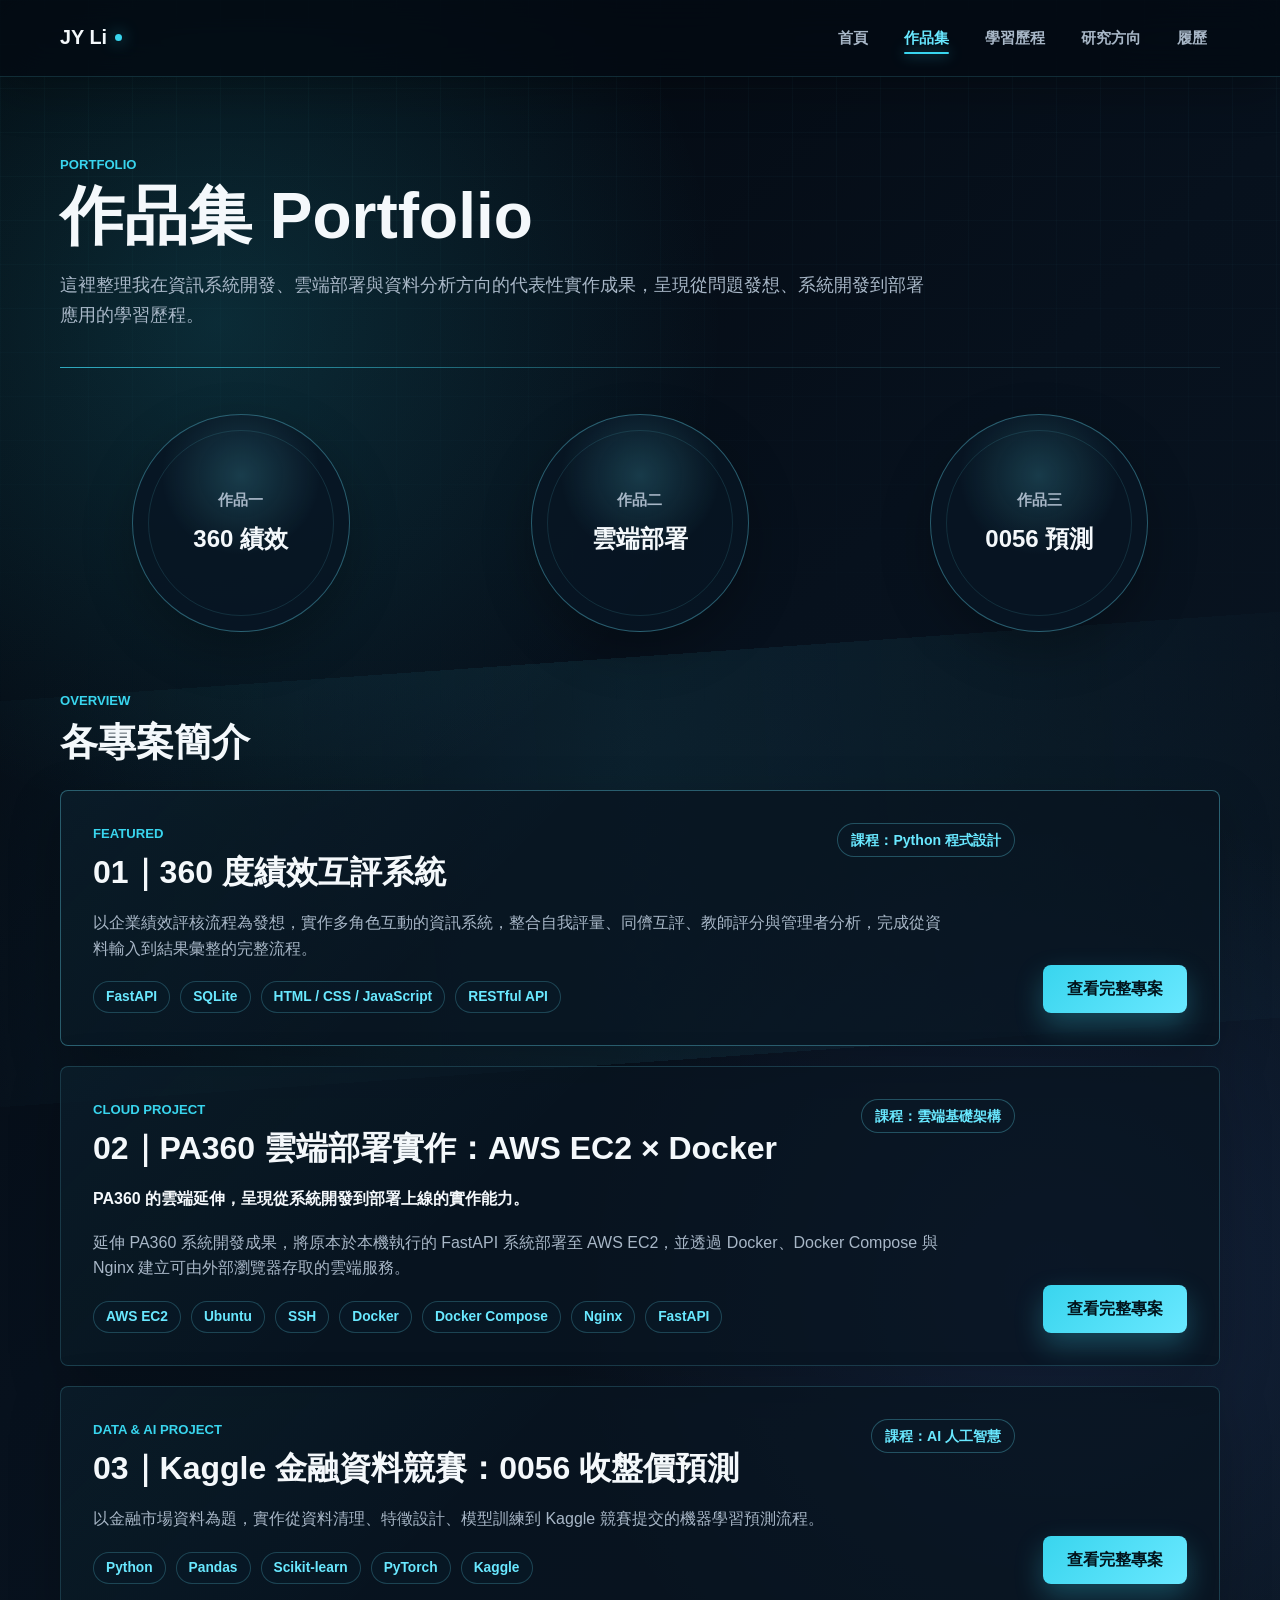
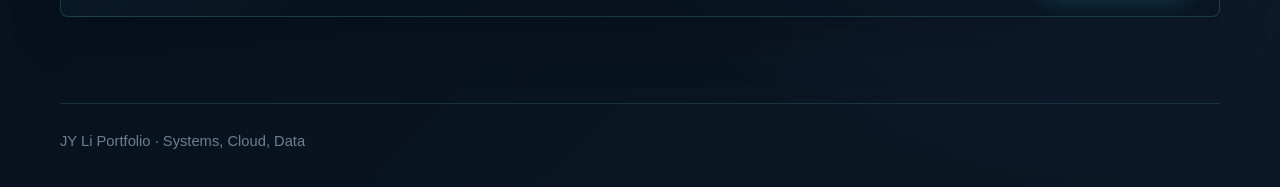
<file: projects.html>
<!DOCTYPE html>
<html lang="zh-Hant">
<head>
  <meta charset="UTF-8">
  <meta name="viewport" content="width=device-width, initial-scale=1.0">
  <meta name="description" content="JY Li 作品集總覽，整理資訊系統開發、雲端部署與資料分析方向的代表性實作成果。">
  <title>作品集 Portfolio | JY Li</title>
  <link rel="stylesheet" href="css/style.css">
  <link rel="stylesheet" href="css/projects.css">
  <link rel="stylesheet" href="css/responsive.css">
</head>
<body>
  <header class="site-header">
    <nav class="navbar" aria-label="主要導覽">
      <a class="brand" href="index.html" aria-label="JY Li 首頁">JY Li</a>

      <button class="menu-toggle" type="button" aria-label="開啟導覽選單" aria-controls="primary-menu" aria-expanded="false">
        <span></span>
        <span></span>
        <span></span>
      </button>

      <ul class="nav-menu" id="primary-menu">
        <li><a class="nav-link" href="index.html">首頁</a></li>
        <li><a class="nav-link active" href="projects.html" aria-current="page">作品集</a></li>
        <li><a class="nav-link" href="learning-journey.html">學習歷程</a></li>
        <li><a class="nav-link" href="research.html">研究方向</a></li>
        <li><a class="nav-link" href="resume.html">履歷</a></li>
      </ul>
    </nav>
  </header>

  <main>
    <section class="portfolio-hero" aria-labelledby="portfolio-title">
      <p class="section-kicker">Portfolio</p>
      <h1 id="portfolio-title">作品集 Portfolio</h1>
      <p class="portfolio-hero-text">這裡整理我在資訊系統開發、雲端部署與資料分析方向的代表性實作成果，呈現從問題發想、系統開發到部署應用的學習歷程。</p>
    </section>

    <section class="portfolio-orbits" aria-label="作品快捷入口">
      <a class="portfolio-orb" href="project-pa360.html" aria-label="前往作品一 360 績效詳細頁">
        <span class="orb-number">作品一</span>
        <span class="orb-title">360 績效</span>
      </a>

      <a class="portfolio-orb" href="project-pa360-cloud.html" aria-label="前往作品二 雲端部署詳細頁">
        <span class="orb-number">作品二</span>
        <span class="orb-title">雲端部署</span>
      </a>

      <a class="portfolio-orb" href="project-kaggle-0056.html" aria-label="前往作品三 Kaggle 0056 收盤價預測詳細頁">
        <span class="orb-number">作品三</span>
        <span class="orb-title">0056 預測</span>
      </a>
    </section>

    <section class="portfolio-overview" aria-labelledby="overview-title">
      <div class="overview-heading">
        <p class="section-kicker">Overview</p>
        <h2 id="overview-title">各專案簡介</h2>
      </div>

      <div class="overview-card-list">
        <article class="overview-card overview-card-featured">
          <div class="overview-card-main">
            <div class="overview-card-head">
              <div>
                <p class="project-index">Featured</p>
                <h3>01｜360 度績效互評系統</h3>
              </div>
              <span class="project-badge">課程：Python 程式設計</span>
            </div>
            <p class="overview-card-text">以企業績效評核流程為發想，實作多角色互動的資訊系統，整合自我評量、同儕互評、教師評分與管理者分析，完成從資料輸入到結果彙整的完整流程。</p>
            <div class="overview-tags" aria-label="作品一技術標籤">
              <span>FastAPI</span>
              <span>SQLite</span>
              <span>HTML / CSS / JavaScript</span>
              <span>RESTful API</span>
            </div>
          </div>
          <div class="overview-card-action">
            <a class="button button-primary" href="project-pa360.html">查看完整專案</a>
          </div>
        </article>

        <article class="overview-card">
          <div class="overview-card-main">
            <div class="overview-card-head">
              <div>
                <p class="project-index">Cloud Project</p>
                <h3>02｜PA360 雲端部署實作：AWS EC2 × Docker</h3>
              </div>
              <span class="project-badge">課程：雲端基礎架構</span>
            </div>
            <p class="overview-card-position">PA360 的雲端延伸，呈現從系統開發到部署上線的實作能力。</p>
            <p class="overview-card-text">延伸 PA360 系統開發成果，將原本於本機執行的 FastAPI 系統部署至 AWS EC2，並透過 Docker、Docker Compose 與 Nginx 建立可由外部瀏覽器存取的雲端服務。</p>
            <div class="overview-tags" aria-label="作品二技術標籤">
              <span>AWS EC2</span>
              <span>Ubuntu</span>
              <span>SSH</span>
              <span>Docker</span>
              <span>Docker Compose</span>
              <span>Nginx</span>
              <span>FastAPI</span>
            </div>
          </div>
          <div class="overview-card-action">
            <a class="button button-primary" href="project-pa360-cloud.html">查看完整專案</a>
          </div>
        </article>

        <article class="overview-card">
          <div class="overview-card-main">
            <div class="overview-card-head">
              <div>
                <p class="project-index">Data &amp; AI Project</p>
                <h3>03｜Kaggle 金融資料競賽：0056 收盤價預測</h3>
              </div>
              <span class="project-badge">課程：AI 人工智慧</span>
            </div>
            <p class="overview-card-text">以金融市場資料為題，實作從資料清理、特徵設計、模型訓練到 Kaggle 競賽提交的機器學習預測流程。</p>
            <div class="overview-tags" aria-label="作品三規劃標籤">
              <span>Python</span>
              <span>Pandas</span>
              <span>Scikit-learn</span>
              <span>PyTorch</span>
              <span>Kaggle</span>
            </div>
          </div>
          <div class="overview-card-action">
            <a class="button button-primary" href="project-kaggle-0056.html">查看完整專案</a>
          </div>
        </article>
      </div>
    </section>
  </main>

  <footer class="site-footer">
    <p>JY Li Portfolio · Systems, Cloud, Data</p>
  </footer>

  <script src="js/main.js"></script>
</body>
</html>
</file>
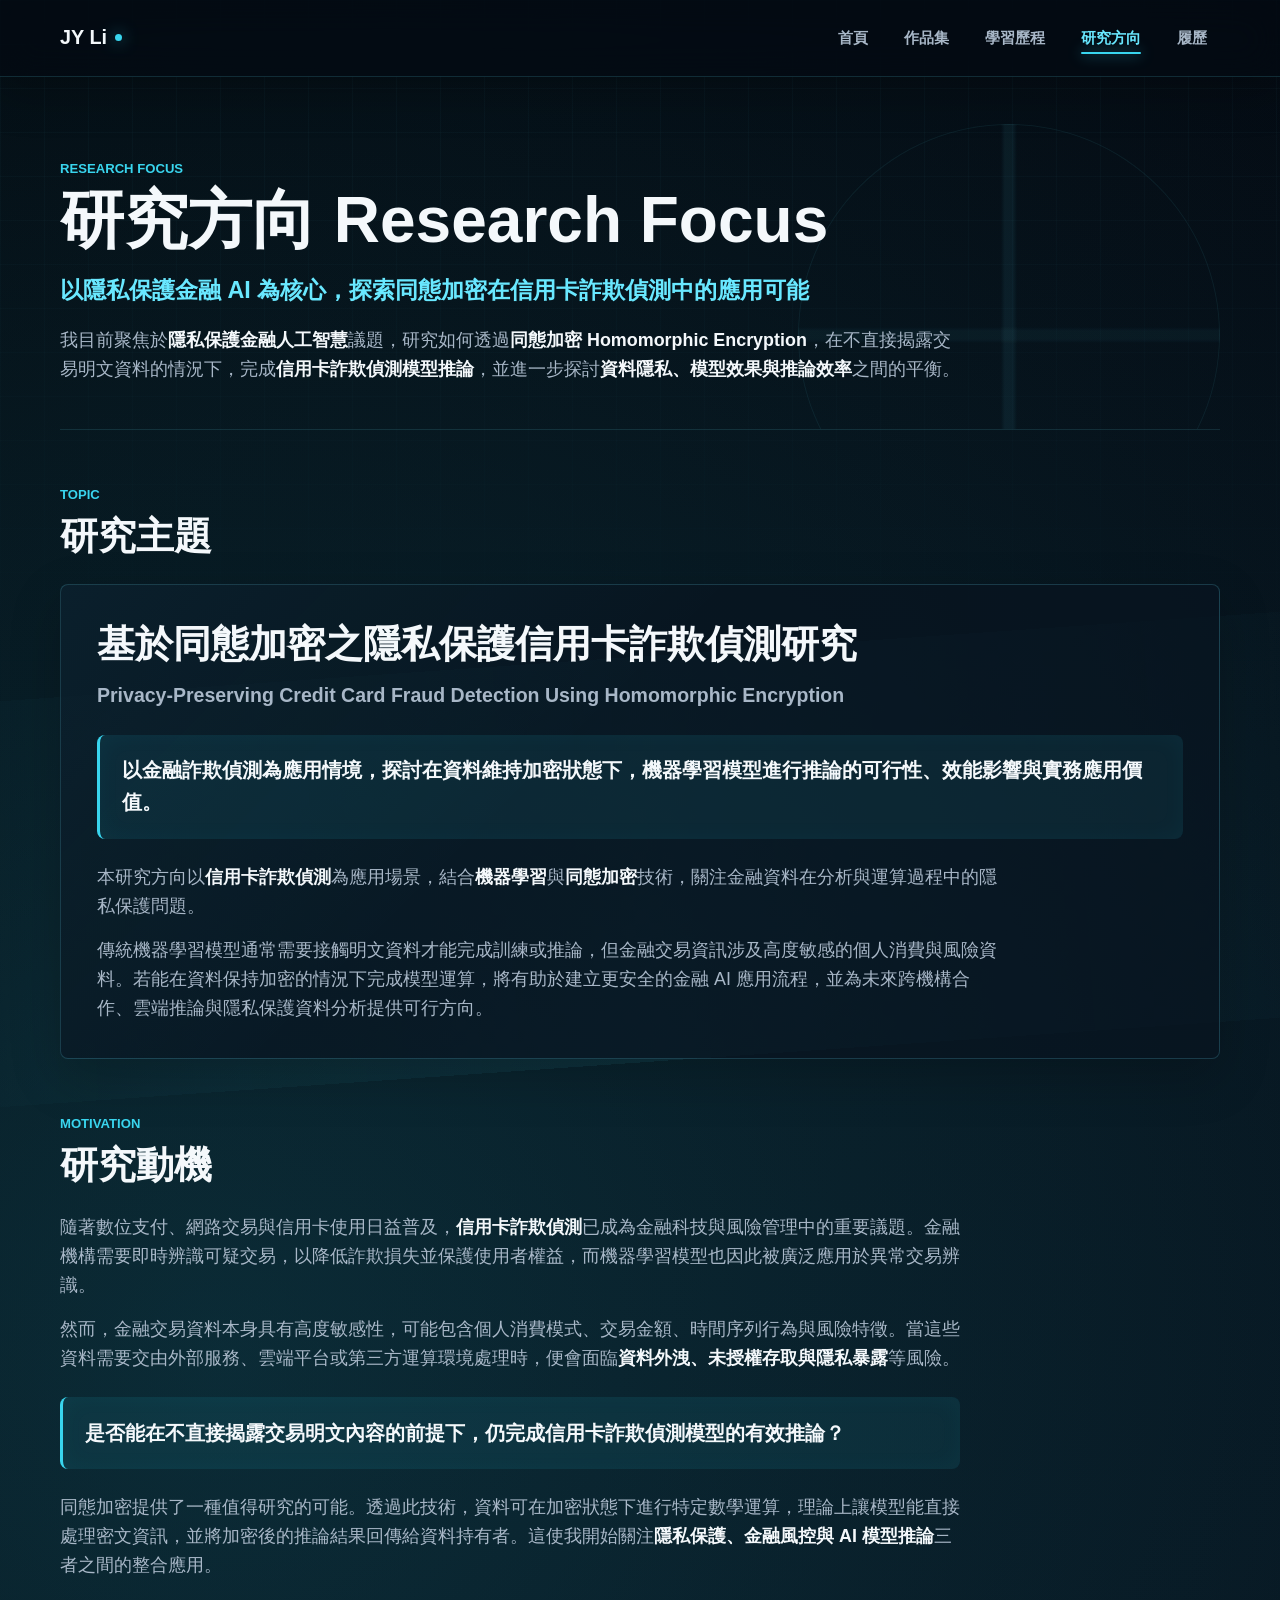
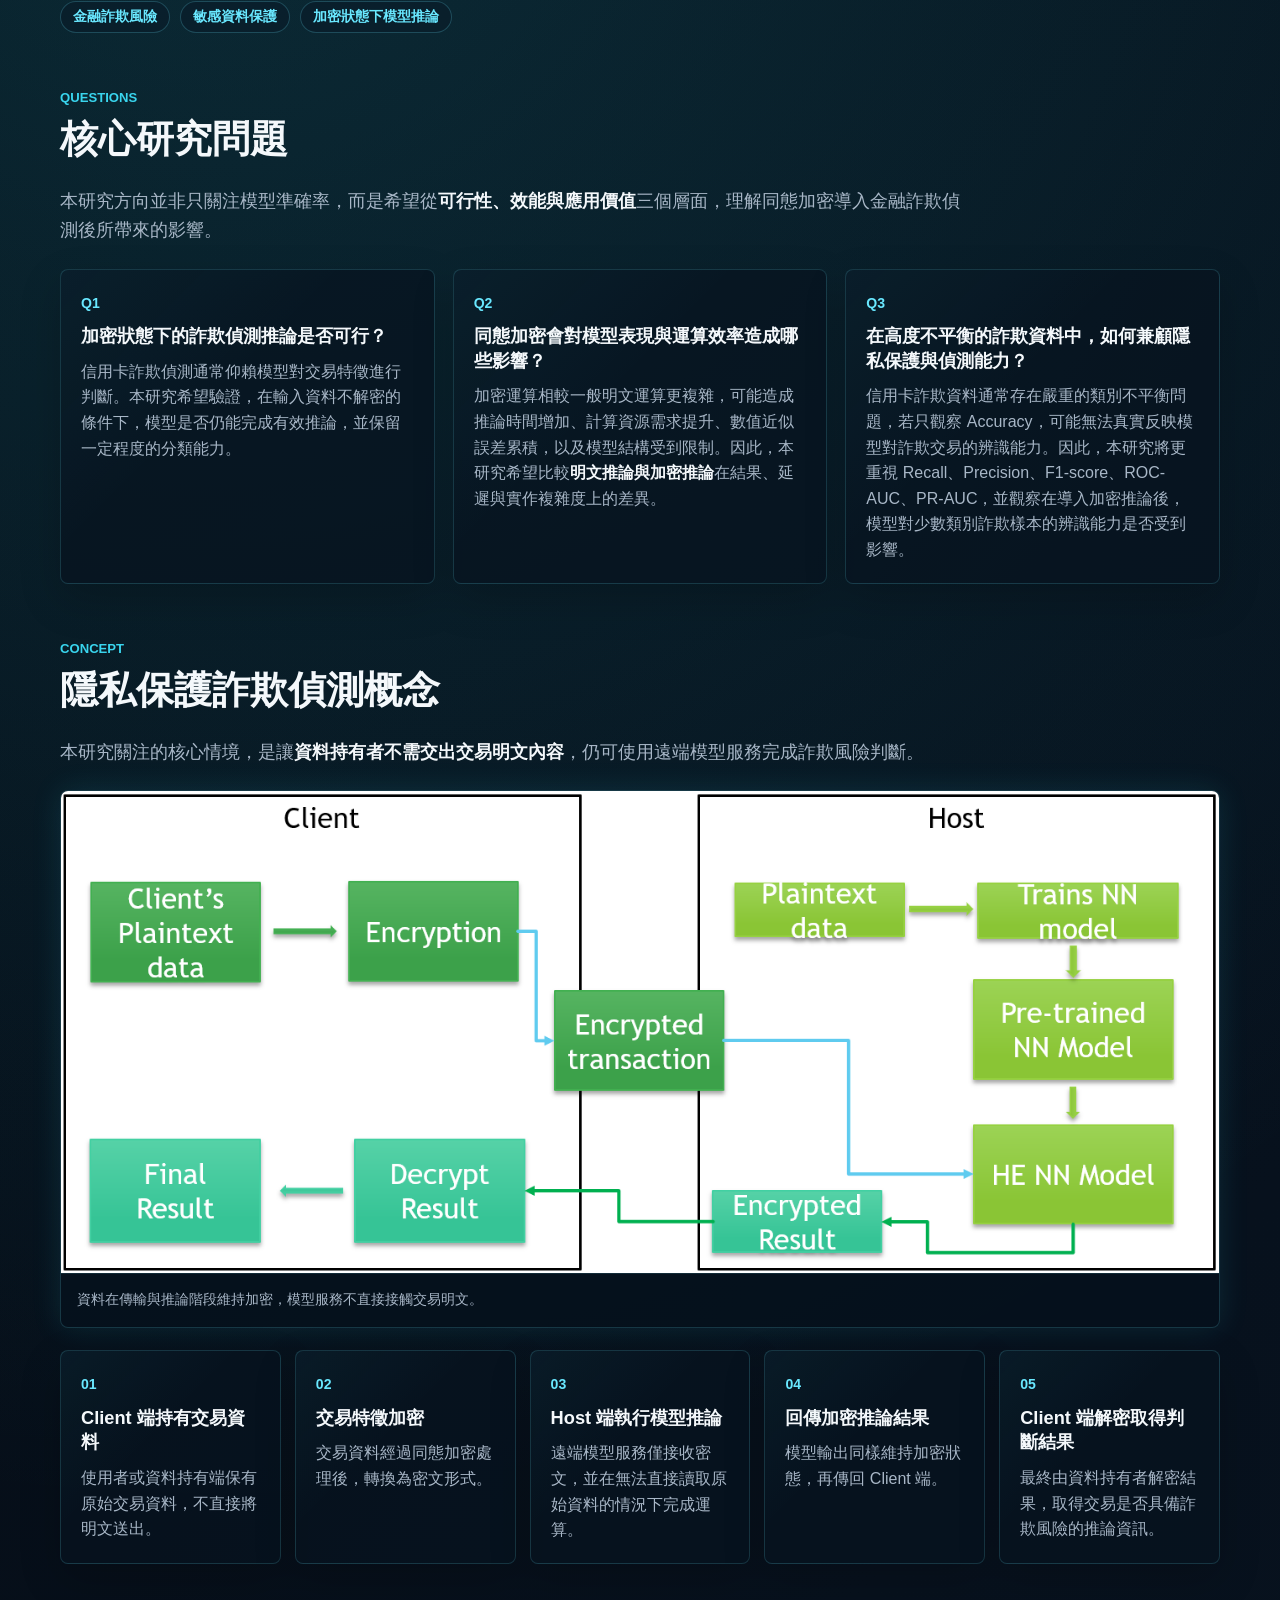
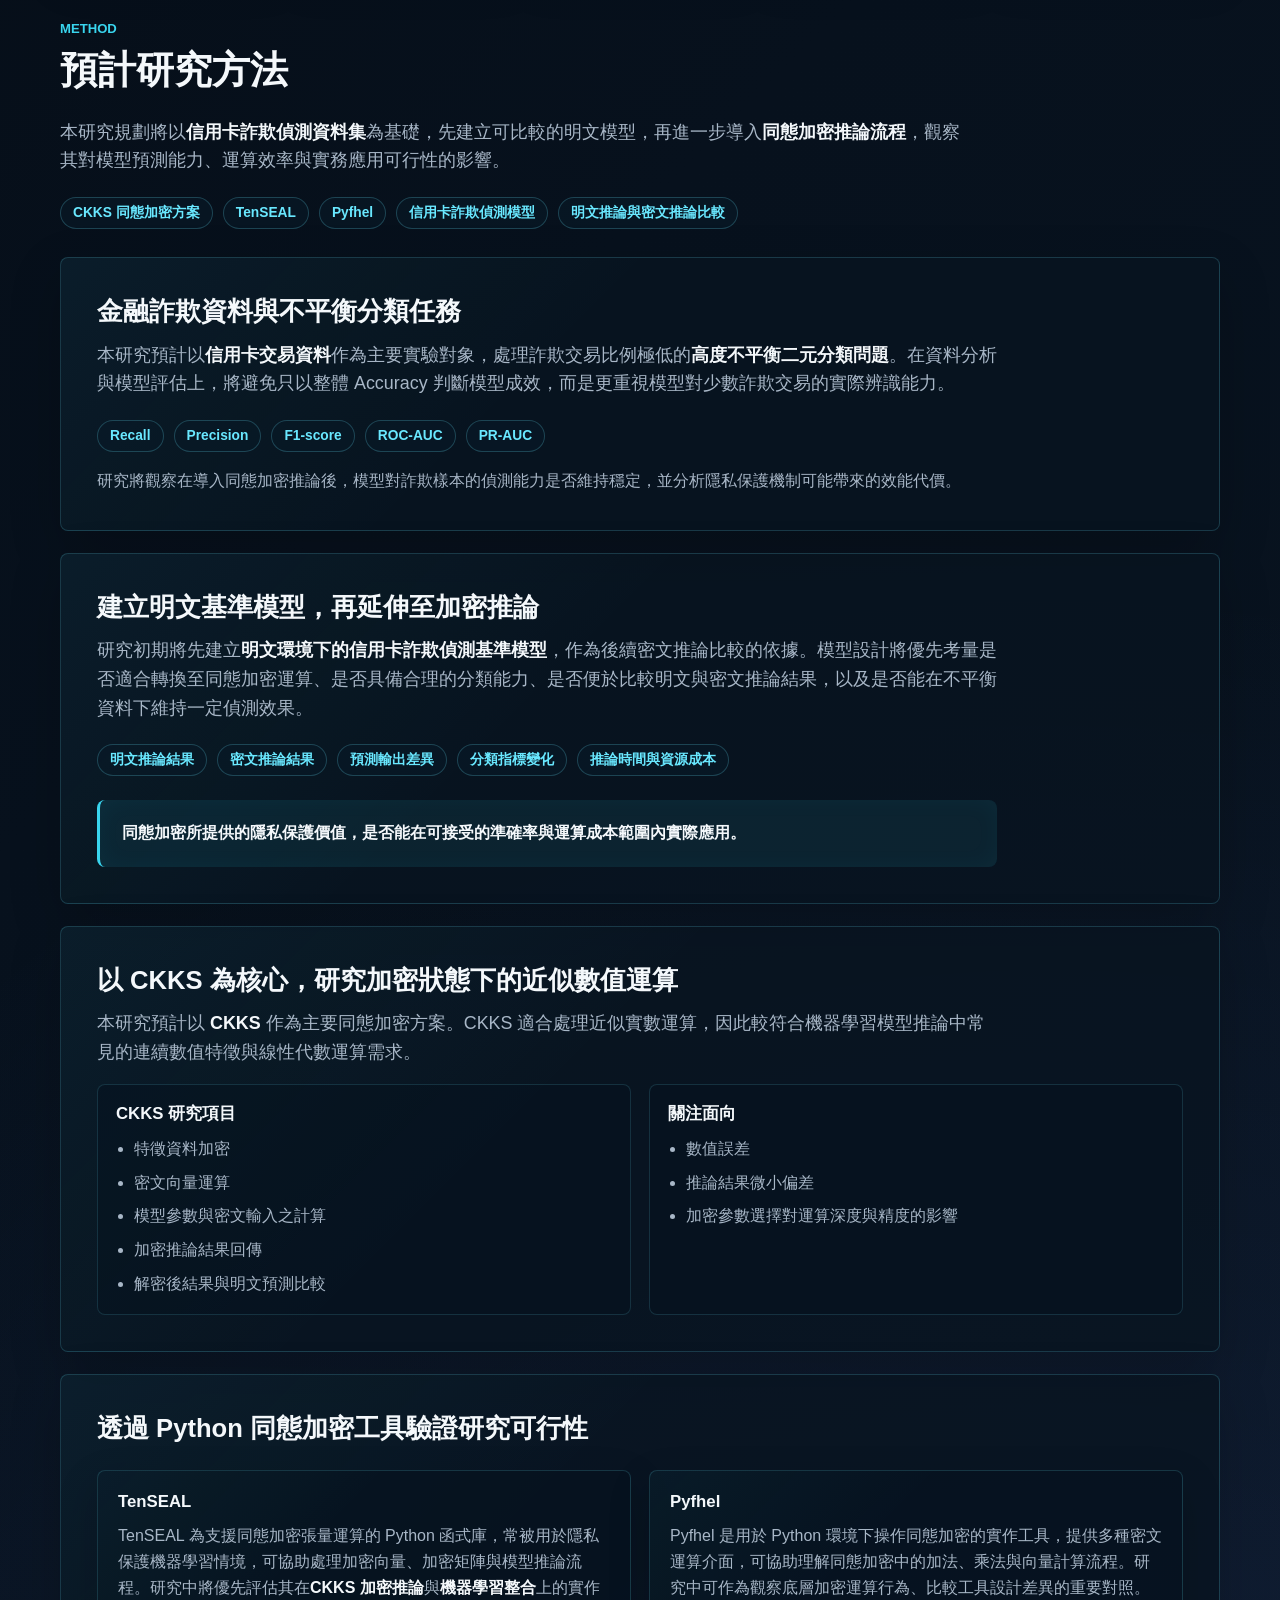
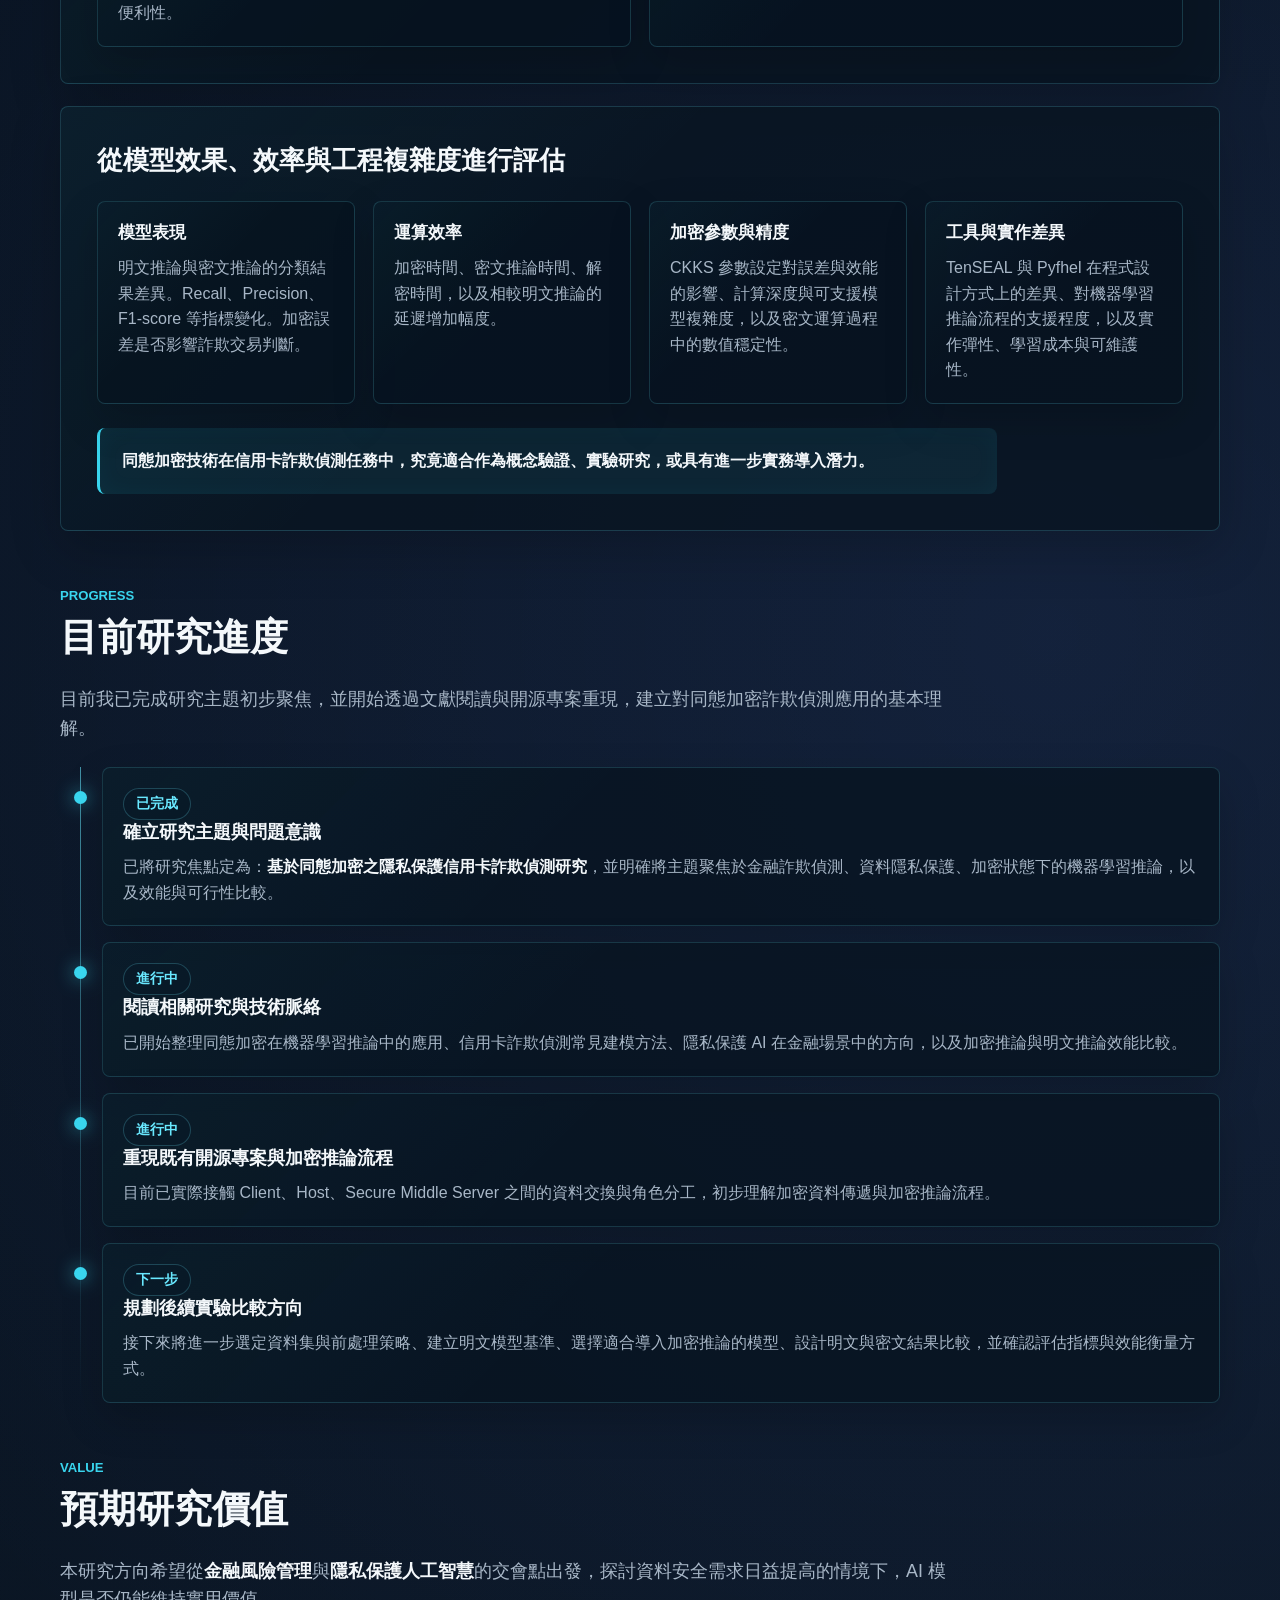
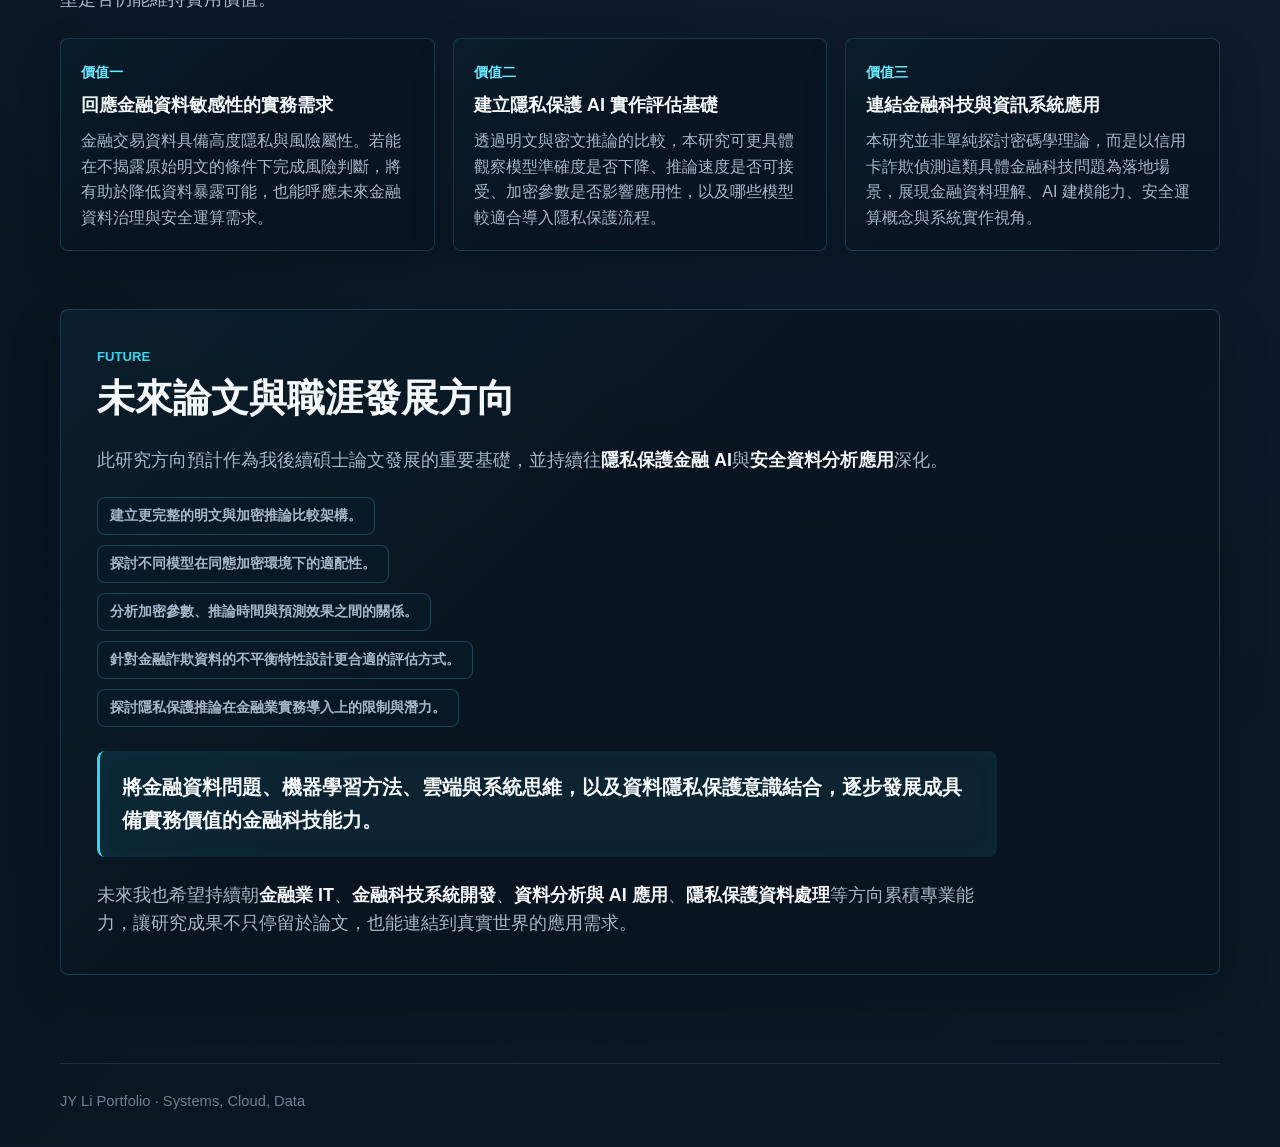
<file: research.html>
<!DOCTYPE html>
<html lang="zh-Hant">
<head>
  <meta charset="UTF-8">
  <meta name="viewport" content="width=device-width, initial-scale=1.0">
  <meta name="description" content="JY Li 研究方向，聚焦隱私保護金融 AI 與同態加密在信用卡詐欺偵測中的應用可能。">
  <title>研究方向 Research Focus | JY Li</title>
  <link rel="stylesheet" href="css/style.css">
  <link rel="stylesheet" href="css/projects.css">
  <link rel="stylesheet" href="css/research.css">
  <link rel="stylesheet" href="css/responsive.css">
</head>
<body>
  <header class="site-header">
    <nav class="navbar" aria-label="主要導覽">
      <a class="brand" href="index.html" aria-label="JY Li 首頁">JY Li</a>

      <button class="menu-toggle" type="button" aria-label="開啟導覽選單" aria-controls="primary-menu" aria-expanded="false">
        <span></span>
        <span></span>
        <span></span>
      </button>

      <ul class="nav-menu" id="primary-menu">
        <li><a class="nav-link" href="index.html">首頁</a></li>
        <li><a class="nav-link" href="projects.html">作品集</a></li>
        <li><a class="nav-link" href="learning-journey.html">學習歷程</a></li>
        <li><a class="nav-link active" href="research.html" aria-current="page">研究方向</a></li>
        <li><a class="nav-link" href="resume.html">履歷</a></li>
      </ul>
    </nav>
  </header>

  <main class="research-main">
    <section class="research-hero" aria-labelledby="research-title">
      <p class="section-kicker">Research Focus</p>
      <h1 id="research-title">研究方向 Research Focus</h1>
      <p class="research-hero-tagline">以隱私保護金融 AI 為核心，探索同態加密在信用卡詐欺偵測中的應用可能</p>
      <p class="research-hero-text">我目前聚焦於<strong>隱私保護金融人工智慧</strong>議題，研究如何透過<strong>同態加密 Homomorphic Encryption</strong>，在不直接揭露交易明文資料的情況下，完成<strong>信用卡詐欺偵測模型推論</strong>，並進一步探討<strong>資料隱私、模型效果與推論效率</strong>之間的平衡。</p>
    </section>

    <section class="research-section research-topic" aria-labelledby="topic-title">
      <div class="section-heading">
        <p class="section-kicker">Topic</p>
        <h2 id="topic-title">研究主題</h2>
      </div>
      <div class="topic-card">
        <h3>基於同態加密之隱私保護信用卡詐欺偵測研究</h3>
        <p class="topic-en">Privacy-Preserving Credit Card Fraud Detection Using Homomorphic Encryption</p>
        <p class="research-highlight">以金融詐欺偵測為應用情境，探討在資料維持加密狀態下，機器學習模型進行推論的可行性、效能影響與實務應用價值。</p>
        <div class="research-copy">
          <p>本研究方向以<strong>信用卡詐欺偵測</strong>為應用場景，結合<strong>機器學習</strong>與<strong>同態加密</strong>技術，關注金融資料在分析與運算過程中的隱私保護問題。</p>
          <p>傳統機器學習模型通常需要接觸明文資料才能完成訓練或推論，但金融交易資訊涉及高度敏感的個人消費與風險資料。若能在資料保持加密的情況下完成模型運算，將有助於建立更安全的金融 AI 應用流程，並為未來跨機構合作、雲端推論與隱私保護資料分析提供可行方向。</p>
        </div>
      </div>
    </section>

    <section class="research-section" aria-labelledby="motivation-title">
      <div class="section-heading">
        <p class="section-kicker">Motivation</p>
        <h2 id="motivation-title">研究動機</h2>
      </div>
      <div class="research-copy">
        <p>隨著數位支付、網路交易與信用卡使用日益普及，<strong>信用卡詐欺偵測</strong>已成為金融科技與風險管理中的重要議題。金融機構需要即時辨識可疑交易，以降低詐欺損失並保護使用者權益，而機器學習模型也因此被廣泛應用於異常交易辨識。</p>
        <p>然而，金融交易資料本身具有高度敏感性，可能包含個人消費模式、交易金額、時間序列行為與風險特徵。當這些資料需要交由外部服務、雲端平台或第三方運算環境處理時，便會面臨<strong>資料外洩、未授權存取與隱私暴露</strong>等風險。</p>
      </div>
      <blockquote class="research-quote">是否能在不直接揭露交易明文內容的前提下，仍完成信用卡詐欺偵測模型的有效推論？</blockquote>
      <div class="research-copy">
        <p>同態加密提供了一種值得研究的可能。透過此技術，資料可在加密狀態下進行特定數學運算，理論上讓模型能直接處理密文資訊，並將加密後的推論結果回傳給資料持有者。這使我開始關注<strong>隱私保護、金融風控與 AI 模型推論</strong>三者之間的整合應用。</p>
      </div>
      <div class="research-tags">
        <span>金融詐欺風險</span>
        <span>敏感資料保護</span>
        <span>加密狀態下模型推論</span>
      </div>
    </section>

    <section class="research-section" aria-labelledby="questions-title">
      <div class="section-heading">
        <p class="section-kicker">Questions</p>
        <h2 id="questions-title">核心研究問題</h2>
      </div>
      <p class="section-intro">本研究方向並非只關注模型準確率，而是希望從<strong>可行性、效能與應用價值</strong>三個層面，理解同態加密導入金融詐欺偵測後所帶來的影響。</p>
      <div class="question-grid">
        <article class="research-card question-card">
          <span class="question-index">Q1</span>
          <h3>加密狀態下的詐欺偵測推論是否可行？</h3>
          <p>信用卡詐欺偵測通常仰賴模型對交易特徵進行判斷。本研究希望驗證，在輸入資料不解密的條件下，模型是否仍能完成有效推論，並保留一定程度的分類能力。</p>
        </article>
        <article class="research-card question-card">
          <span class="question-index">Q2</span>
          <h3>同態加密會對模型表現與運算效率造成哪些影響？</h3>
          <p>加密運算相較一般明文運算更複雜，可能造成推論時間增加、計算資源需求提升、數值近似誤差累積，以及模型結構受到限制。因此，本研究希望比較<strong>明文推論與加密推論</strong>在結果、延遲與實作複雜度上的差異。</p>
        </article>
        <article class="research-card question-card">
          <span class="question-index">Q3</span>
          <h3>在高度不平衡的詐欺資料中，如何兼顧隱私保護與偵測能力？</h3>
          <p>信用卡詐欺資料通常存在嚴重的類別不平衡問題，若只觀察 Accuracy，可能無法真實反映模型對詐欺交易的辨識能力。因此，本研究將更重視 Recall、Precision、F1-score、ROC-AUC、PR-AUC，並觀察在導入加密推論後，模型對少數類別詐欺樣本的辨識能力是否受到影響。</p>
        </article>
      </div>
    </section>

    <section class="research-section" aria-labelledby="concept-title">
      <div class="section-heading">
        <p class="section-kicker">Concept</p>
        <h2 id="concept-title">隱私保護詐欺偵測概念</h2>
      </div>
      <p class="section-intro">本研究關注的核心情境，是讓<strong>資料持有者不需交出交易明文內容</strong>，仍可使用遠端模型服務完成詐欺風險判斷。</p>
      <div class="concept-layout">
        <figure class="research-placeholder-card">
          <img class="research-flow-image" src="assets/images/research/privacy-preserving-fraud-detection-flow.png" alt="隱私保護詐欺偵測流程圖" loading="lazy">
          <figcaption>資料在傳輸與推論階段維持加密，模型服務不直接接觸交易明文。</figcaption>
        </figure>
        <div class="process-steps">
          <article class="process-step">
            <span>01</span>
            <h3>Client 端持有交易資料</h3>
            <p>使用者或資料持有端保有原始交易資料，不直接將明文送出。</p>
          </article>
          <article class="process-step">
            <span>02</span>
            <h3>交易特徵加密</h3>
            <p>交易資料經過同態加密處理後，轉換為密文形式。</p>
          </article>
          <article class="process-step">
            <span>03</span>
            <h3>Host 端執行模型推論</h3>
            <p>遠端模型服務僅接收密文，並在無法直接讀取原始資料的情況下完成運算。</p>
          </article>
          <article class="process-step">
            <span>04</span>
            <h3>回傳加密推論結果</h3>
            <p>模型輸出同樣維持加密狀態，再傳回 Client 端。</p>
          </article>
          <article class="process-step">
            <span>05</span>
            <h3>Client 端解密取得判斷結果</h3>
            <p>最終由資料持有者解密結果，取得交易是否具備詐欺風險的推論資訊。</p>
          </article>
        </div>
      </div>
    </section>

    <section class="research-section" aria-labelledby="method-title">
      <div class="section-heading">
        <p class="section-kicker">Method</p>
        <h2 id="method-title">預計研究方法</h2>
      </div>
      <p class="section-intro">本研究規劃將以<strong>信用卡詐欺偵測資料集</strong>為基礎，先建立可比較的明文模型，再進一步導入<strong>同態加密推論流程</strong>，觀察其對模型預測能力、運算效率與實務應用可行性的影響。</p>
      <div class="research-tags">
        <span>CKKS 同態加密方案</span>
        <span>TenSEAL</span>
        <span>Pyfhel</span>
        <span>信用卡詐欺偵測模型</span>
        <span>明文推論與密文推論比較</span>
      </div>

      <div class="method-stack">
        <article class="method-block">
          <h3>金融詐欺資料與不平衡分類任務</h3>
          <div class="research-copy">
            <p>本研究預計以<strong>信用卡交易資料</strong>作為主要實驗對象，處理詐欺交易比例極低的<strong>高度不平衡二元分類問題</strong>。在資料分析與模型評估上，將避免只以整體 Accuracy 判斷模型成效，而是更重視模型對少數詐欺交易的實際辨識能力。</p>
          </div>
          <div class="metric-tags">
            <span>Recall</span>
            <span>Precision</span>
            <span>F1-score</span>
            <span>ROC-AUC</span>
            <span>PR-AUC</span>
          </div>
          <p class="method-note">研究將觀察在導入同態加密推論後，模型對詐欺樣本的偵測能力是否維持穩定，並分析隱私保護機制可能帶來的效能代價。</p>
        </article>

        <article class="method-block">
          <h3>建立明文基準模型，再延伸至加密推論</h3>
          <div class="research-copy">
            <p>研究初期將先建立<strong>明文環境下的信用卡詐欺偵測基準模型</strong>，作為後續密文推論比較的依據。模型設計將優先考量是否適合轉換至同態加密運算、是否具備合理的分類能力、是否便於比較明文與密文推論結果，以及是否能在不平衡資料下維持一定偵測效果。</p>
          </div>
          <div class="mini-grid">
            <span>明文推論結果</span>
            <span>密文推論結果</span>
            <span>預測輸出差異</span>
            <span>分類指標變化</span>
            <span>推論時間與資源成本</span>
          </div>
          <blockquote class="research-quote compact">同態加密所提供的隱私保護價值，是否能在可接受的準確率與運算成本範圍內實際應用。</blockquote>
        </article>

        <article class="method-block">
          <h3>以 CKKS 為核心，研究加密狀態下的近似數值運算</h3>
          <div class="research-copy">
            <p>本研究預計以 <strong>CKKS</strong> 作為主要同態加密方案。CKKS 適合處理近似實數運算，因此較符合機器學習模型推論中常見的連續數值特徵與線性代數運算需求。</p>
          </div>
          <div class="method-columns">
            <div>
              <h4>CKKS 研究項目</h4>
              <ul>
                <li>特徵資料加密</li>
                <li>密文向量運算</li>
                <li>模型參數與密文輸入之計算</li>
                <li>加密推論結果回傳</li>
                <li>解密後結果與明文預測比較</li>
              </ul>
            </div>
            <div>
              <h4>關注面向</h4>
              <ul>
                <li>數值誤差</li>
                <li>推論結果微小偏差</li>
                <li>加密參數選擇對運算深度與精度的影響</li>
              </ul>
            </div>
          </div>
        </article>

        <article class="method-block">
          <h3>透過 Python 同態加密工具驗證研究可行性</h3>
          <div class="tool-grid">
            <article class="research-card">
              <h4>TenSEAL</h4>
              <p>TenSEAL 為支援同態加密張量運算的 Python 函式庫，常被用於隱私保護機器學習情境，可協助處理加密向量、加密矩陣與模型推論流程。研究中將優先評估其在<strong>CKKS 加密推論</strong>與<strong>機器學習整合</strong>上的實作便利性。</p>
            </article>
            <article class="research-card">
              <h4>Pyfhel</h4>
              <p>Pyfhel 是用於 Python 環境下操作同態加密的實作工具，提供多種密文運算介面，可協助理解同態加密中的加法、乘法與向量計算流程。研究中可作為觀察底層加密運算行為、比較工具設計差異的重要對照。</p>
            </article>
          </div>
        </article>

        <article class="method-block">
          <h3>從模型效果、效率與工程複雜度進行評估</h3>
          <div class="compare-grid">
            <article class="research-card">
              <h4>模型表現</h4>
              <p>明文推論與密文推論的分類結果差異。Recall、Precision、F1-score 等指標變化。加密誤差是否影響詐欺交易判斷。</p>
            </article>
            <article class="research-card">
              <h4>運算效率</h4>
              <p>加密時間、密文推論時間、解密時間，以及相較明文推論的延遲增加幅度。</p>
            </article>
            <article class="research-card">
              <h4>加密參數與精度</h4>
              <p>CKKS 參數設定對誤差與效能的影響、計算深度與可支援模型複雜度，以及密文運算過程中的數值穩定性。</p>
            </article>
            <article class="research-card">
              <h4>工具與實作差異</h4>
              <p>TenSEAL 與 Pyfhel 在程式設計方式上的差異、對機器學習推論流程的支援程度，以及實作彈性、學習成本與可維護性。</p>
            </article>
          </div>
          <blockquote class="research-quote compact">同態加密技術在信用卡詐欺偵測任務中，究竟適合作為概念驗證、實驗研究，或具有進一步實務導入潛力。</blockquote>
        </article>
      </div>
    </section>

    <section class="research-section" aria-labelledby="progress-title">
      <div class="section-heading">
        <p class="section-kicker">Progress</p>
        <h2 id="progress-title">目前研究進度</h2>
      </div>
      <p class="section-intro">目前我已完成研究主題初步聚焦，並開始透過文獻閱讀與開源專案重現，建立對同態加密詐欺偵測應用的基本理解。</p>
      <div class="progress-timeline">
        <article class="progress-card">
          <span class="status-tag">已完成</span>
          <h3>確立研究主題與問題意識</h3>
          <p>已將研究焦點定為：<strong>基於同態加密之隱私保護信用卡詐欺偵測研究</strong>，並明確將主題聚焦於金融詐欺偵測、資料隱私保護、加密狀態下的機器學習推論，以及效能與可行性比較。</p>
        </article>
        <article class="progress-card">
          <span class="status-tag">進行中</span>
          <h3>閱讀相關研究與技術脈絡</h3>
          <p>已開始整理同態加密在機器學習推論中的應用、信用卡詐欺偵測常見建模方法、隱私保護 AI 在金融場景中的方向，以及加密推論與明文推論效能比較。</p>
        </article>
        <article class="progress-card">
          <span class="status-tag">進行中</span>
          <h3>重現既有開源專案與加密推論流程</h3>
          <p>目前已實際接觸 Client、Host、Secure Middle Server 之間的資料交換與角色分工，初步理解加密資料傳遞與加密推論流程。</p>
        </article>
        <article class="progress-card">
          <span class="status-tag">下一步</span>
          <h3>規劃後續實驗比較方向</h3>
          <p>接下來將進一步選定資料集與前處理策略、建立明文模型基準、選擇適合導入加密推論的模型、設計明文與密文結果比較，並確認評估指標與效能衡量方式。</p>
        </article>
      </div>
    </section>

    <section class="research-section" aria-labelledby="value-title">
      <div class="section-heading">
        <p class="section-kicker">Value</p>
        <h2 id="value-title">預期研究價值</h2>
      </div>
      <p class="section-intro">本研究方向希望從<strong>金融風險管理</strong>與<strong>隱私保護人工智慧</strong>的交會點出發，探討資料安全需求日益提高的情境下，AI 模型是否仍能維持實用價值。</p>
      <div class="value-grid">
        <article class="research-card">
          <span class="question-index">價值一</span>
          <h3>回應金融資料敏感性的實務需求</h3>
          <p>金融交易資料具備高度隱私與風險屬性。若能在不揭露原始明文的條件下完成風險判斷，將有助於降低資料暴露可能，也能呼應未來金融資料治理與安全運算需求。</p>
        </article>
        <article class="research-card">
          <span class="question-index">價值二</span>
          <h3>建立隱私保護 AI 實作評估基礎</h3>
          <p>透過明文與密文推論的比較，本研究可更具體觀察模型準確度是否下降、推論速度是否可接受、加密參數是否影響應用性，以及哪些模型較適合導入隱私保護流程。</p>
        </article>
        <article class="research-card">
          <span class="question-index">價值三</span>
          <h3>連結金融科技與資訊系統應用</h3>
          <p>本研究並非單純探討密碼學理論，而是以信用卡詐欺偵測這類具體金融科技問題為落地場景，展現金融資料理解、AI 建模能力、安全運算概念與系統實作視角。</p>
        </article>
      </div>
    </section>

    <section class="research-section research-closing" aria-labelledby="future-title">
      <div class="section-heading">
        <p class="section-kicker">Future</p>
        <h2 id="future-title">未來論文與職涯發展方向</h2>
      </div>
      <div class="research-copy">
        <p>此研究方向預計作為我後續碩士論文發展的重要基礎，並持續往<strong>隱私保護金融 AI</strong>與<strong>安全資料分析應用</strong>深化。</p>
      </div>
      <div class="future-list">
        <span>建立更完整的明文與加密推論比較架構。</span>
        <span>探討不同模型在同態加密環境下的適配性。</span>
        <span>分析加密參數、推論時間與預測效果之間的關係。</span>
        <span>針對金融詐欺資料的不平衡特性設計更合適的評估方式。</span>
        <span>探討隱私保護推論在金融業實務導入上的限制與潛力。</span>
      </div>
      <blockquote class="research-quote">將金融資料問題、機器學習方法、雲端與系統思維，以及資料隱私保護意識結合，逐步發展成具備實務價值的金融科技能力。</blockquote>
      <div class="research-copy">
        <p>未來我也希望持續朝<strong>金融業 IT</strong>、<strong>金融科技系統開發</strong>、<strong>資料分析與 AI 應用</strong>、<strong>隱私保護資料處理</strong>等方向累積專業能力，讓研究成果不只停留於論文，也能連結到真實世界的應用需求。</p>
      </div>
    </section>
  </main>

  <footer class="site-footer">
    <p>JY Li Portfolio · Systems, Cloud, Data</p>
  </footer>

  <script src="js/main.js"></script>
</body>
</html>
</file>
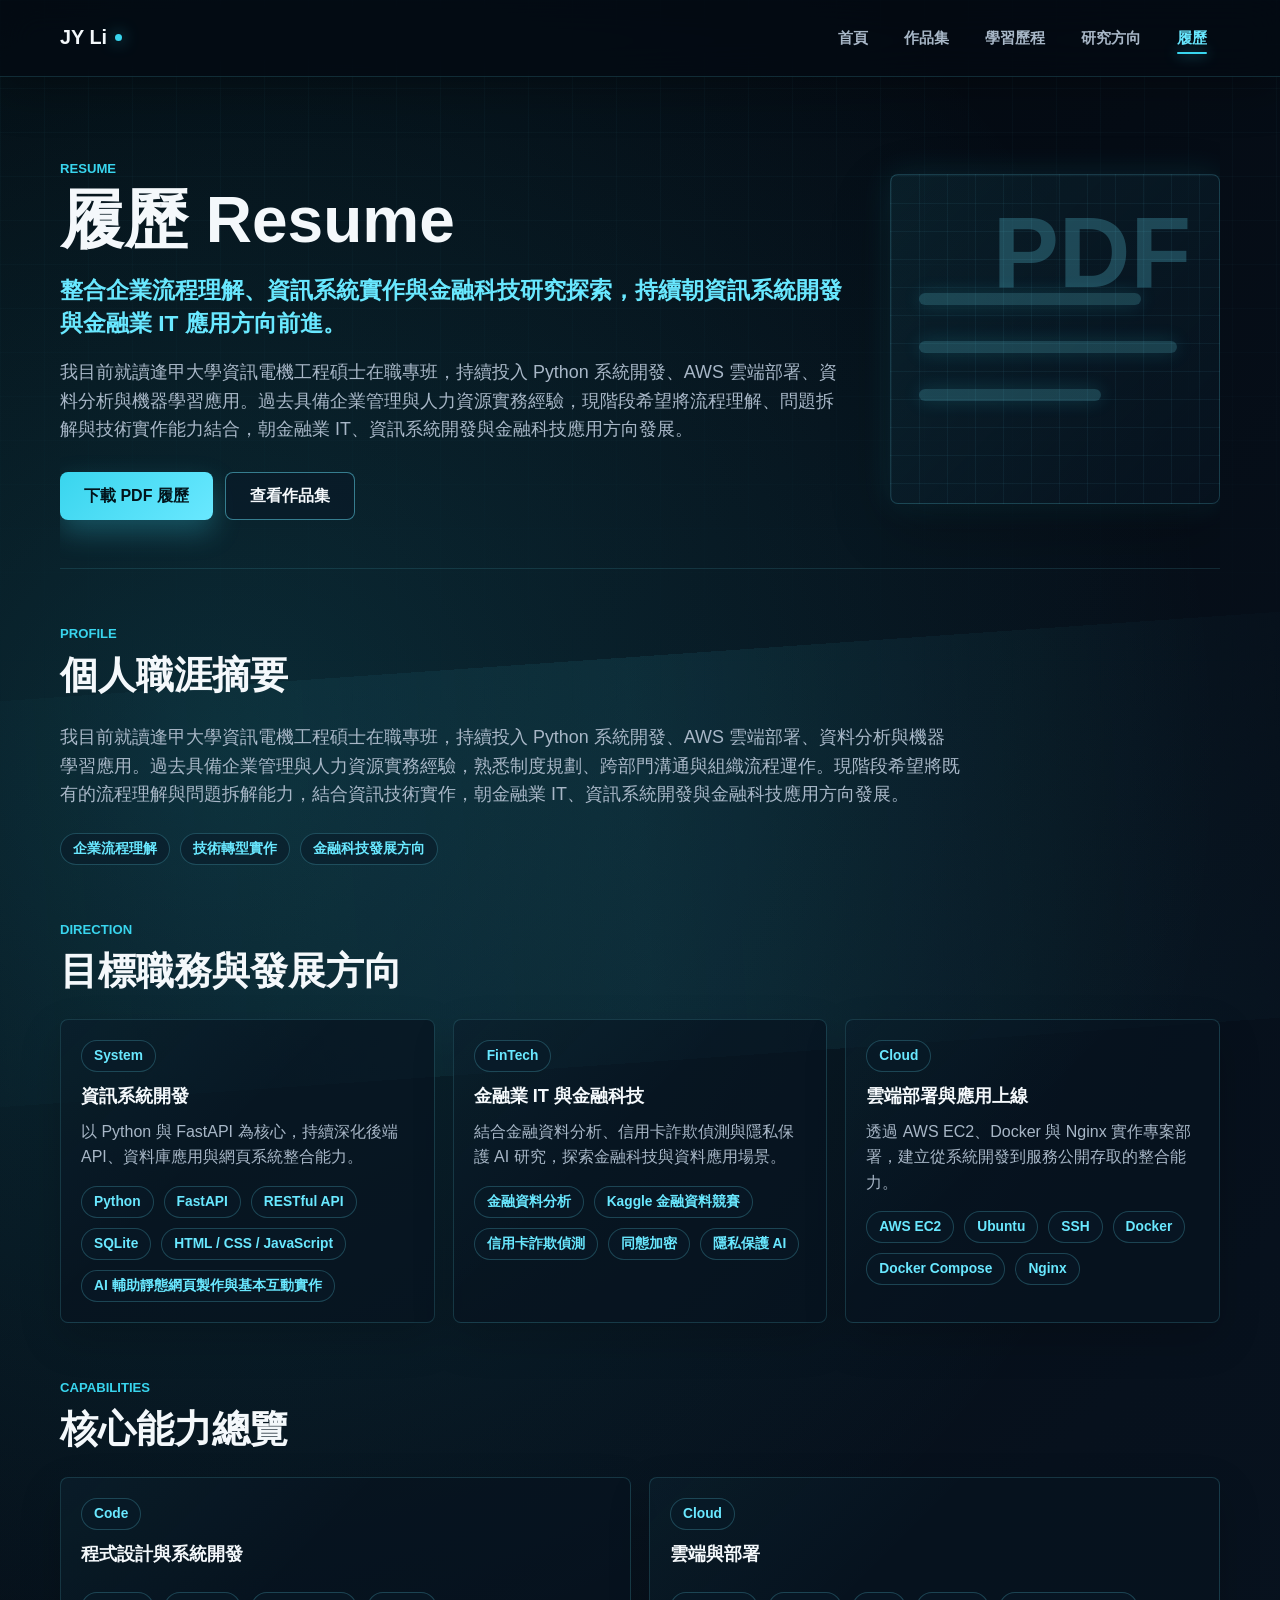
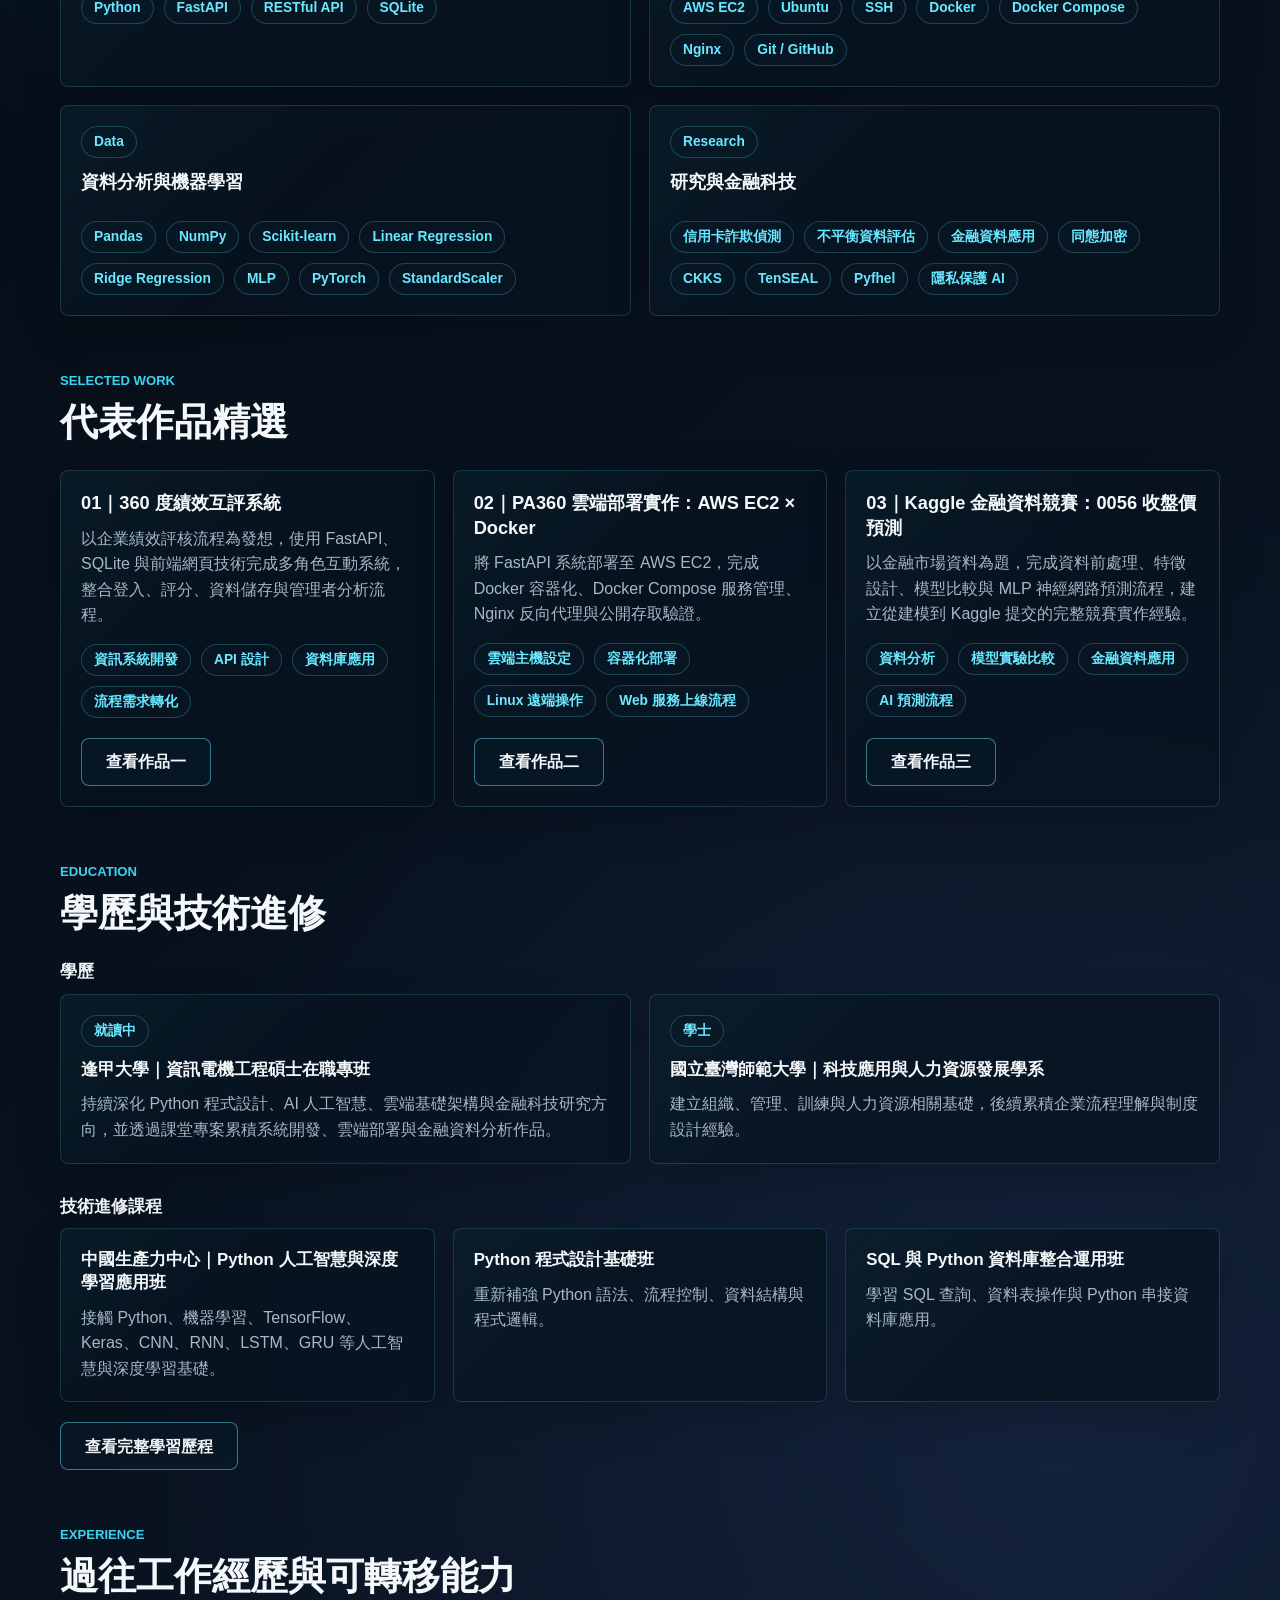
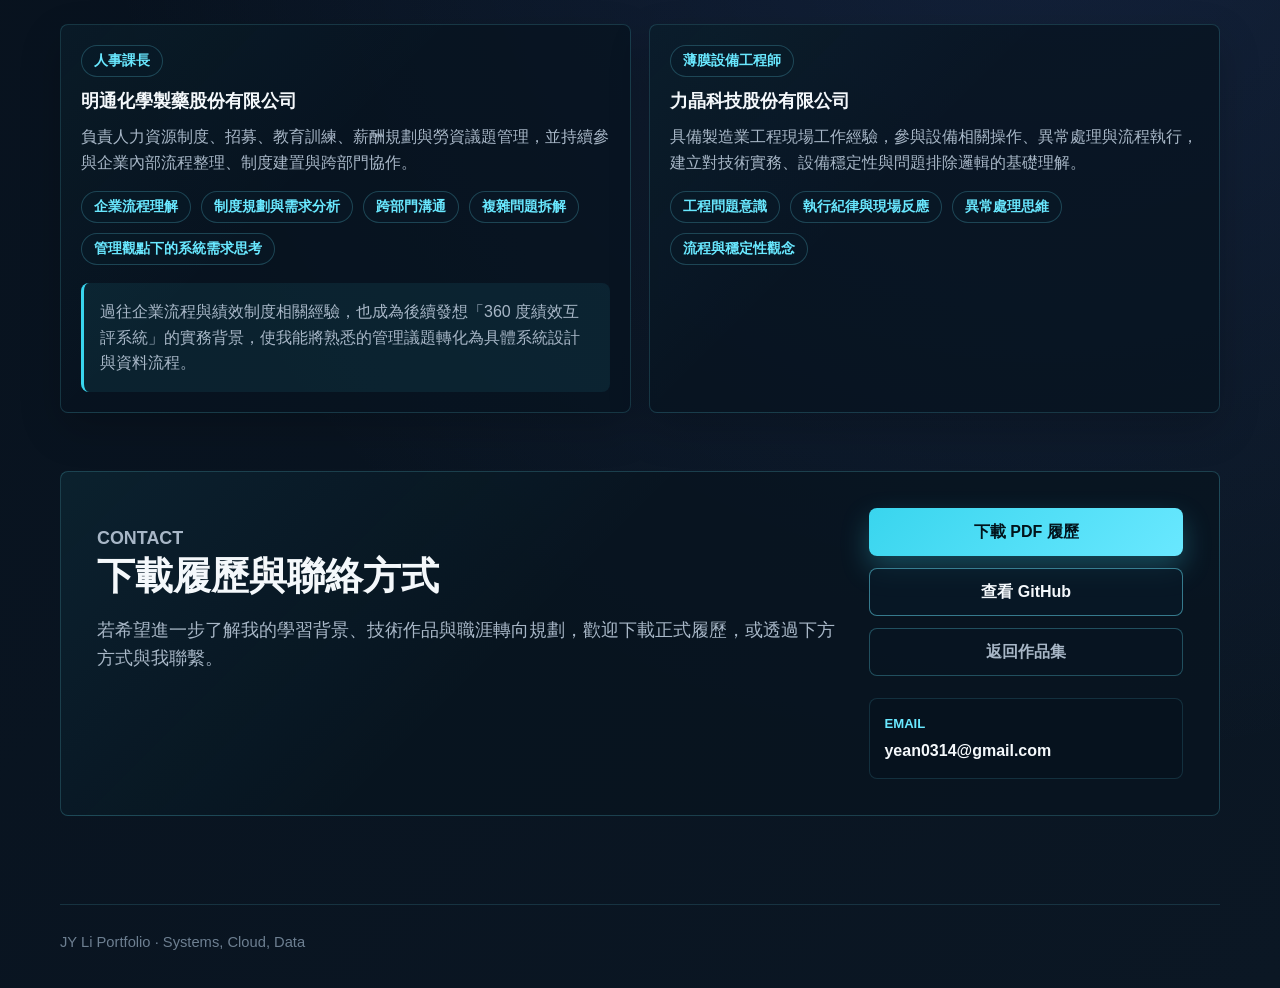
<file: resume.html>
<!DOCTYPE html>
<html lang="zh-Hant">
<head>
  <meta charset="UTF-8">
  <meta name="viewport" content="width=device-width, initial-scale=1.0">
  <meta name="description" content="JY Li 履歷摘要頁，整理求職方向、核心能力、代表作品、學歷進修與 PDF 履歷下載入口。">
  <title>JY Li｜履歷 Resume</title>
  <link rel="stylesheet" href="css/style.css">
  <link rel="stylesheet" href="css/projects.css">
  <link rel="stylesheet" href="css/resume.css">
  <link rel="stylesheet" href="css/responsive.css">
</head>
<body>
  <header class="site-header">
    <nav class="navbar" aria-label="主要導覽">
      <a class="brand" href="index.html" aria-label="JY Li 首頁">JY Li</a>

      <button class="menu-toggle" type="button" aria-label="開啟導覽選單" aria-controls="primary-menu" aria-expanded="false">
        <span></span>
        <span></span>
        <span></span>
      </button>

      <ul class="nav-menu" id="primary-menu">
        <li><a class="nav-link" href="index.html">首頁</a></li>
        <li><a class="nav-link" href="projects.html">作品集</a></li>
        <li><a class="nav-link" href="learning-journey.html">學習歷程</a></li>
        <li><a class="nav-link" href="research.html">研究方向</a></li>
        <li><a class="nav-link active" href="resume.html" aria-current="page">履歷</a></li>
      </ul>
    </nav>
  </header>

  <main class="resume-main">
    <section class="resume-hero" aria-labelledby="resume-title">
      <div class="resume-hero-content">
        <p class="section-kicker">Resume</p>
        <h1 id="resume-title">履歷 Resume</h1>
        <p class="resume-hero-tagline">整合企業流程理解、資訊系統實作與金融科技研究探索，持續朝資訊系統開發與金融業 IT 應用方向前進。</p>
        <p class="resume-hero-text">我目前就讀逢甲大學資訊電機工程碩士在職專班，持續投入 Python 系統開發、AWS 雲端部署、資料分析與機器學習應用。過去具備企業管理與人力資源實務經驗，現階段希望將流程理解、問題拆解與技術實作能力結合，朝金融業 IT、資訊系統開發與金融科技應用方向發展。</p>
        <div class="resume-actions">
          <a class="button button-primary" href="assets/resume/JY_Li_Resume.pdf" download>下載 PDF 履歷</a>
          <a class="button button-secondary" href="projects.html">查看作品集</a>
        </div>
      </div>
      <div class="resume-visual" aria-hidden="true">
        <span></span>
        <span></span>
        <span></span>
      </div>
    </section>

    <section class="resume-section" aria-labelledby="summary-title">
      <div class="section-heading">
        <p class="section-kicker">Profile</p>
        <h2 id="summary-title">個人職涯摘要</h2>
      </div>
      <div class="resume-copy">
        <p>我目前就讀逢甲大學資訊電機工程碩士在職專班，持續投入 Python 系統開發、AWS 雲端部署、資料分析與機器學習應用。過去具備企業管理與人力資源實務經驗，熟悉制度規劃、跨部門溝通與組織流程運作。現階段希望將既有的流程理解與問題拆解能力，結合資訊技術實作，朝金融業 IT、資訊系統開發與金融科技應用方向發展。</p>
      </div>
      <div class="highlight-strip" aria-label="職涯摘要重點">
        <span>企業流程理解</span>
        <span>技術轉型實作</span>
        <span>金融科技發展方向</span>
      </div>
    </section>

    <section class="resume-section" aria-labelledby="target-title">
      <div class="section-heading">
        <p class="section-kicker">Direction</p>
        <h2 id="target-title">目標職務與發展方向</h2>
      </div>
      <div class="resume-grid three-columns">
        <article class="resume-card">
          <span class="card-mark">System</span>
          <h3>資訊系統開發</h3>
          <p>以 Python 與 FastAPI 為核心，持續深化後端 API、資料庫應用與網頁系統整合能力。</p>
          <div class="resume-tags">
            <span>Python</span>
            <span>FastAPI</span>
            <span>RESTful API</span>
            <span>SQLite</span>
            <span>HTML / CSS / JavaScript</span>
            <span>AI 輔助靜態網頁製作與基本互動實作</span>
          </div>
        </article>
        <article class="resume-card">
          <span class="card-mark">FinTech</span>
          <h3>金融業 IT 與金融科技</h3>
          <p>結合金融資料分析、信用卡詐欺偵測與隱私保護 AI 研究，探索金融科技與資料應用場景。</p>
          <div class="resume-tags">
            <span>金融資料分析</span>
            <span>Kaggle 金融資料競賽</span>
            <span>信用卡詐欺偵測</span>
            <span>同態加密</span>
            <span>隱私保護 AI</span>
          </div>
        </article>
        <article class="resume-card">
          <span class="card-mark">Cloud</span>
          <h3>雲端部署與應用上線</h3>
          <p>透過 AWS EC2、Docker 與 Nginx 實作專案部署，建立從系統開發到服務公開存取的整合能力。</p>
          <div class="resume-tags">
            <span>AWS EC2</span>
            <span>Ubuntu</span>
            <span>SSH</span>
            <span>Docker</span>
            <span>Docker Compose</span>
            <span>Nginx</span>
          </div>
        </article>
      </div>
    </section>

    <section class="resume-section" aria-labelledby="skills-title">
      <div class="section-heading">
        <p class="section-kicker">Capabilities</p>
        <h2 id="skills-title">核心能力總覽</h2>
      </div>
      <div class="resume-grid two-columns">
        <article class="resume-card">
          <span class="card-mark">Code</span>
          <h3>程式設計與系統開發</h3>
          <div class="resume-tags">
            <span>Python</span>
            <span>FastAPI</span>
            <span>RESTful API</span>
            <span>SQLite</span>
          </div>
        </article>
        <article class="resume-card">
          <span class="card-mark">Cloud</span>
          <h3>雲端與部署</h3>
          <div class="resume-tags">
            <span>AWS EC2</span>
            <span>Ubuntu</span>
            <span>SSH</span>
            <span>Docker</span>
            <span>Docker Compose</span>
            <span>Nginx</span>
            <span>Git / GitHub</span>
          </div>
        </article>
        <article class="resume-card">
          <span class="card-mark">Data</span>
          <h3>資料分析與機器學習</h3>
          <div class="resume-tags">
            <span>Pandas</span>
            <span>NumPy</span>
            <span>Scikit-learn</span>
            <span>Linear Regression</span>
            <span>Ridge Regression</span>
            <span>MLP</span>
            <span>PyTorch</span>
            <span>StandardScaler</span>
          </div>
        </article>
        <article class="resume-card">
          <span class="card-mark">Research</span>
          <h3>研究與金融科技</h3>
          <div class="resume-tags">
            <span>信用卡詐欺偵測</span>
            <span>不平衡資料評估</span>
            <span>金融資料應用</span>
            <span>同態加密</span>
            <span>CKKS</span>
            <span>TenSEAL</span>
            <span>Pyfhel</span>
            <span>隱私保護 AI</span>
          </div>
        </article>
      </div>
    </section>

    <section class="resume-section" aria-labelledby="featured-title">
      <div class="section-heading">
        <p class="section-kicker">Selected Work</p>
        <h2 id="featured-title">代表作品精選</h2>
      </div>
      <div class="resume-grid three-columns featured-grid">
        <article class="resume-card project-card">
          <h3>01｜360 度績效互評系統</h3>
          <p>以企業績效評核流程為發想，使用 FastAPI、SQLite 與前端網頁技術完成多角色互動系統，整合登入、評分、資料儲存與管理者分析流程。</p>
          <div class="resume-tags">
            <span>資訊系統開發</span>
            <span>API 設計</span>
            <span>資料庫應用</span>
            <span>流程需求轉化</span>
          </div>
          <a class="button button-secondary" href="project-pa360.html">查看作品一</a>
        </article>
        <article class="resume-card project-card">
          <h3>02｜PA360 雲端部署實作：AWS EC2 × Docker</h3>
          <p>將 FastAPI 系統部署至 AWS EC2，完成 Docker 容器化、Docker Compose 服務管理、Nginx 反向代理與公開存取驗證。</p>
          <div class="resume-tags">
            <span>雲端主機設定</span>
            <span>容器化部署</span>
            <span>Linux 遠端操作</span>
            <span>Web 服務上線流程</span>
          </div>
          <a class="button button-secondary" href="project-pa360-cloud.html">查看作品二</a>
        </article>
        <article class="resume-card project-card">
          <h3>03｜Kaggle 金融資料競賽：0056 收盤價預測</h3>
          <p>以金融市場資料為題，完成資料前處理、特徵設計、模型比較與 MLP 神經網路預測流程，建立從建模到 Kaggle 提交的完整競賽實作經驗。</p>
          <div class="resume-tags">
            <span>資料分析</span>
            <span>模型實驗比較</span>
            <span>金融資料應用</span>
            <span>AI 預測流程</span>
          </div>
          <a class="button button-secondary" href="project-kaggle-0056.html">查看作品三</a>
        </article>
      </div>
    </section>

    <section class="resume-section" aria-labelledby="education-title">
      <div class="section-heading">
        <p class="section-kicker">Education</p>
        <h2 id="education-title">學歷與技術進修</h2>
      </div>
      <div class="resume-subsection">
        <h3>學歷</h3>
        <div class="resume-grid two-columns">
          <article class="resume-card">
            <span class="card-mark">就讀中</span>
            <h4>逢甲大學｜資訊電機工程碩士在職專班</h4>
            <p>持續深化 Python 程式設計、AI 人工智慧、雲端基礎架構與金融科技研究方向，並透過課堂專案累積系統開發、雲端部署與金融資料分析作品。</p>
          </article>
          <article class="resume-card">
            <span class="card-mark">學士</span>
            <h4>國立臺灣師範大學｜科技應用與人力資源發展學系</h4>
            <p>建立組織、管理、訓練與人力資源相關基礎，後續累積企業流程理解與制度設計經驗。</p>
          </article>
        </div>
      </div>
      <div class="resume-subsection">
        <h3>技術進修課程</h3>
        <div class="resume-grid three-columns">
          <article class="resume-card">
            <h4>中國生產力中心｜Python 人工智慧與深度學習應用班</h4>
            <p>接觸 Python、機器學習、TensorFlow、Keras、CNN、RNN、LSTM、GRU 等人工智慧與深度學習基礎。</p>
          </article>
          <article class="resume-card">
            <h4>Python 程式設計基礎班</h4>
            <p>重新補強 Python 語法、流程控制、資料結構與程式邏輯。</p>
          </article>
          <article class="resume-card">
            <h4>SQL 與 Python 資料庫整合運用班</h4>
            <p>學習 SQL 查詢、資料表操作與 Python 串接資料庫應用。</p>
          </article>
        </div>
        <a class="button button-secondary subsection-action" href="learning-journey.html">查看完整學習歷程</a>
      </div>
    </section>

    <section class="resume-section" aria-labelledby="work-title">
      <div class="section-heading">
        <p class="section-kicker">Experience</p>
        <h2 id="work-title">過往工作經歷與可轉移能力</h2>
      </div>
      <div class="resume-grid two-columns">
        <article class="resume-card work-card">
          <span class="card-mark">人事課長</span>
          <h3>明通化學製藥股份有限公司</h3>
          <p>負責人力資源制度、招募、教育訓練、薪酬規劃與勞資議題管理，並持續參與企業內部流程整理、制度建置與跨部門協作。</p>
          <div class="resume-tags">
            <span>企業流程理解</span>
            <span>制度規劃與需求分析</span>
            <span>跨部門溝通</span>
            <span>複雜問題拆解</span>
            <span>管理觀點下的系統需求思考</span>
          </div>
          <p class="transfer-note">過往企業流程與績效制度相關經驗，也成為後續發想「360 度績效互評系統」的實務背景，使我能將熟悉的管理議題轉化為具體系統設計與資料流程。</p>
        </article>
        <article class="resume-card work-card">
          <span class="card-mark">薄膜設備工程師</span>
          <h3>力晶科技股份有限公司</h3>
          <p>具備製造業工程現場工作經驗，參與設備相關操作、異常處理與流程執行，建立對技術實務、設備穩定性與問題排除邏輯的基礎理解。</p>
          <div class="resume-tags">
            <span>工程問題意識</span>
            <span>執行紀律與現場反應</span>
            <span>異常處理思維</span>
            <span>流程與穩定性觀念</span>
          </div>
        </article>
      </div>
    </section>

    <section class="resume-section resume-download" aria-labelledby="download-title">
      <div>
        <p class="section-kicker">Contact</p>
        <h2 id="download-title">下載履歷與聯絡方式</h2>
        <p>若希望進一步了解我的學習背景、技術作品與職涯轉向規劃，歡迎下載正式履歷，或透過下方方式與我聯繫。</p>
      </div>
      <div class="download-panel">
        <div class="resume-actions stacked">
          <a class="button button-primary" href="assets/resume/JY_Li_Resume.pdf" download>下載 PDF 履歷</a>
          <!-- TODO: Replace href="#" with actual GitHub Profile URL. -->
          <a class="button button-secondary" href="https://github.com/YeanGO" target="_blank" rel="noopener noreferrer">查看 GitHub</a>
          <a class="button button-outline" href="projects.html">返回作品集</a>
        </div>
        <dl class="contact-list">
          <!-- TODO: Replace placeholder email with actual contact email. -->
          <div>
            <dt>Email</dt>
            <dd><a href="mailto:yean0314@gmail.com">yean0314@gmail.com</a></dd>
          </div>
          <!-- <div>
            <dt>GitHub</dt>
            <dd>https://github.com/YeanGO</dd>
          </div>
          <!-- TODO: Add LinkedIn profile when available. -->
        </dl>
      </div>
    </section>
  </main>

  <footer class="site-footer">
    <p>JY Li Portfolio · Systems, Cloud, Data</p>
  </footer>

  <script src="js/main.js"></script>
</body>
</html>
</file>
<file: css/style.css>
:root {
  --color-bg: #07111d;
  --color-bg-deep: #03070d;
  --color-surface: rgba(12, 27, 43, 0.72);
  --color-surface-strong: rgba(17, 35, 54, 0.92);
  --color-text: #f4f8fb;
  --color-muted: #a8b7c7;
  --color-soft: #6d7f91;
  --color-accent: #39d5ee;
  --color-accent-strong: #69e8ff;
  --color-line: rgba(95, 232, 255, 0.22);
  --shadow-glow: 0 0 26px rgba(57, 213, 238, 0.24);
  --shadow-soft: 0 24px 70px rgba(0, 0, 0, 0.35);
  --max-width: 1160px;
  --header-height: 76px;
  --font-sans: "Segoe UI", "Noto Sans TC", "Microsoft JhengHei", Arial, sans-serif;
}

* {
  box-sizing: border-box;
}

html {
  scroll-behavior: smooth;
}

body {
  min-height: 100vh;
  margin: 0;
  color: var(--color-text);
  font-family: var(--font-sans);
  line-height: 1.6;
  background:
    radial-gradient(circle at 17% 18%, rgba(45, 213, 238, 0.16), transparent 28%),
    radial-gradient(circle at 82% 72%, rgba(95, 132, 255, 0.12), transparent 30%),
    linear-gradient(135deg, var(--color-bg-deep) 0%, var(--color-bg) 46%, #0b1724 100%);
  overflow-x: hidden;
}

body::before {
  content: "";
  position: fixed;
  inset: 0;
  z-index: -2;
  background-image:
    linear-gradient(rgba(96, 194, 213, 0.055) 1px, transparent 1px),
    linear-gradient(90deg, rgba(96, 194, 213, 0.055) 1px, transparent 1px);
  background-size: 44px 44px;
  mask-image: linear-gradient(to bottom, rgba(0, 0, 0, 0.75), transparent 82%);
}

body::after {
  content: "";
  position: fixed;
  inset: auto -10% -18% -10%;
  z-index: -1;
  height: 45vh;
  background: linear-gradient(90deg, transparent, rgba(57, 213, 238, 0.08), transparent);
  transform: rotate(-4deg);
}

a {
  color: inherit;
  text-decoration: none;
}

img {
  display: block;
  max-width: 100%;
}

.site-header {
  position: fixed;
  top: 0;
  right: 0;
  left: 0;
  z-index: 50;
  background: rgba(4, 10, 18, 0.74);
  border-bottom: 1px solid rgba(90, 216, 236, 0.16);
  backdrop-filter: blur(18px);
  box-shadow: 0 14px 45px rgba(0, 0, 0, 0.26);
}

.navbar {
  width: min(100% - 40px, var(--max-width));
  min-height: var(--header-height);
  margin: 0 auto;
  display: flex;
  align-items: center;
  justify-content: space-between;
  gap: 28px;
}

.brand {
  font-size: 1.24rem;
  font-weight: 800;
  letter-spacing: 0;
  color: var(--color-text);
}

.brand::after {
  content: "";
  display: inline-block;
  width: 7px;
  height: 7px;
  margin-left: 8px;
  border-radius: 50%;
  background: var(--color-accent);
  box-shadow: 0 0 16px rgba(57, 213, 238, 0.72);
  vertical-align: 10%;
}

.nav-menu {
  display: flex;
  align-items: center;
  gap: 10px;
  padding: 0;
  margin: 0;
  list-style: none;
}

.nav-link {
  position: relative;
  display: inline-flex;
  align-items: center;
  min-height: 42px;
  padding: 0 13px;
  color: var(--color-muted);
  font-size: 0.96rem;
  font-weight: 600;
  transition: color 180ms ease;
}

.nav-link::after {
  content: "";
  position: absolute;
  right: 13px;
  bottom: 5px;
  left: 13px;
  height: 2px;
  border-radius: 999px;
  background: var(--color-accent);
  box-shadow: 0 0 14px rgba(57, 213, 238, 0.8);
  transform: scaleX(0);
  transform-origin: center;
  transition: transform 180ms ease;
}

.nav-link:hover,
.nav-link:focus-visible,
.nav-link.active {
  color: var(--color-accent-strong);
}

.nav-link:hover::after,
.nav-link:focus-visible::after,
.nav-link.active::after {
  transform: scaleX(1);
}

.menu-toggle {
  display: none;
  width: 44px;
  height: 44px;
  padding: 0;
  border: 1px solid var(--color-line);
  border-radius: 8px;
  background: rgba(8, 21, 34, 0.78);
  cursor: pointer;
}

.menu-toggle span {
  display: block;
  width: 19px;
  height: 2px;
  margin: 5px auto;
  border-radius: 999px;
  background: var(--color-text);
  transition: transform 180ms ease, opacity 180ms ease, background 180ms ease;
}

.menu-toggle:hover span,
.menu-toggle:focus-visible span {
  background: var(--color-accent-strong);
}

.menu-toggle.is-open span:nth-child(1) {
  transform: translateY(7px) rotate(45deg);
}

.menu-toggle.is-open span:nth-child(2) {
  opacity: 0;
}

.menu-toggle.is-open span:nth-child(3) {
  transform: translateY(-7px) rotate(-45deg);
}

.button {
  display: inline-flex;
  align-items: center;
  justify-content: center;
  min-height: 48px;
  padding: 0 24px;
  border-radius: 8px;
  font-weight: 800;
  transition: transform 180ms ease, border-color 180ms ease, background 180ms ease, box-shadow 180ms ease;
}

.button:hover,
.button:focus-visible {
  transform: translateY(-3px);
}

.button-primary {
  color: #02131b;
  background: linear-gradient(135deg, var(--color-accent), var(--color-accent-strong));
  box-shadow: 0 12px 28px rgba(57, 213, 238, 0.28);
}

.button-primary:hover,
.button-primary:focus-visible {
  box-shadow: 0 16px 34px rgba(57, 213, 238, 0.38);
}

.button-secondary {
  color: var(--color-text);
  border: 1px solid rgba(105, 232, 255, 0.48);
  background: rgba(10, 26, 40, 0.68);
}

.button-secondary:hover,
.button-secondary:focus-visible {
  border-color: var(--color-accent-strong);
  background: rgba(57, 213, 238, 0.12);
  box-shadow: var(--shadow-glow);
}

main {
  width: min(100% - 40px, var(--max-width));
  margin: 0 auto;
  padding-top: var(--header-height);
}
</file>
<file: css/home.css>
.hero-section {
  min-height: calc(100vh - var(--header-height) - 96px);
  display: grid;
  grid-template-columns: 0.9fr 1.1fr;
  align-items: center;
  gap: clamp(42px, 7vw, 88px);
  padding: 86px 0 56px;
}

.hero-visual {
  display: grid;
  justify-items: center;
  gap: 18px;
}

.profile-frame {
  position: relative;
  width: min(360px, 78vw);
  aspect-ratio: 1;
  padding: 10px;
  border: 1px solid rgba(105, 232, 255, 0.58);
  border-radius: 50%;
  background:
    linear-gradient(145deg, rgba(57, 213, 238, 0.28), rgba(255, 255, 255, 0.04)),
    rgba(10, 26, 40, 0.66);
  box-shadow:
    0 0 0 10px rgba(57, 213, 238, 0.035),
    0 0 44px rgba(57, 213, 238, 0.26),
    var(--shadow-soft);
}

.profile-frame::before,
.profile-frame::after {
  content: "";
  position: absolute;
  inset: -17px;
  border-radius: 50%;
  border: 1px solid rgba(105, 232, 255, 0.16);
}

.profile-frame::after {
  inset: 26px -23px auto auto;
  width: 70px;
  height: 70px;
  border-color: rgba(105, 232, 255, 0.24);
  background: rgba(8, 21, 34, 0.55);
}

.profile-frame img {
  width: 100%;
  height: 100%;
  border-radius: 50%;
  object-fit: cover;
  object-position: center 38%;
  background: #0b1a29;
}

.photo-note {
  margin: 0;
  color: var(--color-soft);
  font-size: 0.86rem;
}

.hero-content {
  max-width: 680px;
}

.eyebrow {
  margin: 0;
  color: var(--color-accent-strong);
  font-size: clamp(1.22rem, 2vw, 1.55rem);
  font-weight: 800;
}

.role {
  margin: 6px 0 24px;
  color: var(--color-muted);
  font-size: clamp(0.98rem, 1.5vw, 1.08rem);
  font-weight: 600;
}

.hero-content h1 {
  margin: 0;
  max-width: 680px;
  color: var(--color-text);
  font-size: clamp(2.25rem, 3.6vw, 3.55rem);
  line-height: 1.08;
  letter-spacing: 0;
}

.headline-line {
  display: block;
}

.headline-line:first-child {
  white-space: nowrap;
}

.hero-description {
  max-width: 620px;
  margin: 24px 0 0;
  color: var(--color-muted);
  font-size: clamp(1rem, 1.45vw, 1.12rem);
}

.hero-actions {
  display: flex;
  flex-wrap: wrap;
  gap: 14px;
  margin-top: 34px;
}

.quick-links-section {
  padding: 24px 0 84px;
}

.section-heading {
  margin-bottom: 26px;
}

.section-kicker {
  margin: 0 0 2px;
  color: var(--color-accent);
  font-size: 0.82rem;
  font-weight: 800;
  text-transform: uppercase;
}

.section-heading h2 {
  margin: 0;
  font-size: clamp(1.42rem, 2.6vw, 2.1rem);
  line-height: 1.25;
  letter-spacing: 0;
}

.quick-links-grid {
  display: grid;
  grid-template-columns: repeat(4, minmax(0, 1fr));
  gap: clamp(18px, 3vw, 32px);
}

.circle-link {
  position: relative;
  display: grid;
  place-items: center;
  align-content: center;
  gap: 14px;
  width: min(100%, 210px);
  aspect-ratio: 1;
  margin: 0 auto;
  border: 1px solid rgba(105, 232, 255, 0.34);
  border-radius: 50%;
  color: var(--color-text);
  background:
    radial-gradient(circle at 50% 25%, rgba(105, 232, 255, 0.18), transparent 40%),
    rgba(9, 23, 37, 0.82);
  box-shadow: 0 18px 50px rgba(0, 0, 0, 0.28);
  transition: transform 180ms ease, border-color 180ms ease, box-shadow 180ms ease, background 180ms ease;
}

.circle-link::before {
  content: "";
  position: absolute;
  inset: 14px;
  border: 1px solid rgba(105, 232, 255, 0.12);
  border-radius: 50%;
}

.circle-link:hover,
.circle-link:focus-visible {
  transform: translateY(-5px) scale(1.035);
  border-color: rgba(105, 232, 255, 0.84);
  background:
    radial-gradient(circle at 50% 28%, rgba(105, 232, 255, 0.24), transparent 43%),
    rgba(12, 30, 48, 0.94);
  box-shadow: 0 0 34px rgba(57, 213, 238, 0.24), 0 20px 52px rgba(0, 0, 0, 0.34);
}

.circle-icon {
  width: 48px;
  height: 48px;
  fill: none;
  stroke: var(--color-accent);
  stroke-width: 2.4;
  stroke-linecap: round;
  stroke-linejoin: round;
  transition: stroke 180ms ease, filter 180ms ease;
}

.circle-link span {
  position: relative;
  z-index: 1;
  font-size: 1.04rem;
  font-weight: 800;
}

.circle-link:hover .circle-icon,
.circle-link:focus-visible .circle-icon {
  stroke: var(--color-accent-strong);
  filter: drop-shadow(0 0 12px rgba(105, 232, 255, 0.56));
}
</file>
<file: css/responsive.css>
@media (max-width: 980px) {
  :root {
    --header-height: 70px;
  }

  .navbar,
  main {
    width: min(100% - 32px, var(--max-width));
  }

  .hero-section {
    grid-template-columns: 0.82fr 1.18fr;
    gap: 34px;
    padding-top: 70px;
  }

  .profile-frame {
    width: min(300px, 38vw);
  }

  .quick-links-grid {
    grid-template-columns: repeat(2, minmax(0, 1fr));
    max-width: 560px;
    margin: 0 auto;
  }
}

@media (max-width: 760px) {
  .menu-toggle {
    display: inline-block;
  }

  .nav-menu {
    position: absolute;
    top: calc(100% + 1px);
    right: 16px;
    left: 16px;
    display: grid;
    gap: 4px;
    padding: 14px;
    border: 1px solid rgba(105, 232, 255, 0.2);
    border-radius: 8px;
    background: rgba(5, 13, 23, 0.96);
    box-shadow: 0 24px 60px rgba(0, 0, 0, 0.34);
    backdrop-filter: blur(18px);
    transform: translateY(-10px);
    opacity: 0;
    pointer-events: none;
    transition: transform 180ms ease, opacity 180ms ease;
  }

  .nav-menu.is-open {
    transform: translateY(0);
    opacity: 1;
    pointer-events: auto;
  }

  .nav-link {
    width: 100%;
    justify-content: center;
    min-height: 48px;
  }

  .hero-section {
    min-height: auto;
    grid-template-columns: 1fr;
    gap: 36px;
    padding: 54px 0 46px;
    text-align: center;
  }

  .hero-content {
    margin: 0 auto;
  }

  .hero-content h1 {
    max-width: none;
    font-size: clamp(2rem, 11vw, 3.1rem);
  }

  .headline-line {
    white-space: normal;
  }

  .hero-description {
    margin-right: auto;
    margin-left: auto;
  }

  .hero-actions {
    justify-content: center;
  }

  .profile-frame {
    width: min(286px, 72vw);
  }

  .photo-note {
    font-size: 0.8rem;
  }

  .quick-links-section {
    padding-bottom: 58px;
  }

  .section-heading {
    text-align: center;
  }
}

@media (max-width: 520px) {
  .navbar,
  main {
    width: min(100% - 24px, var(--max-width));
  }

  .brand {
    font-size: 1.12rem;
  }

  .hero-section {
    padding-top: 42px;
  }

  .role {
    margin-bottom: 18px;
  }

  .hero-actions {
    display: grid;
    grid-template-columns: 1fr;
  }

  .button {
    width: 100%;
  }

  .quick-links-grid {
    grid-template-columns: repeat(2, minmax(130px, 1fr));
    gap: 14px;
  }

  .circle-link {
    width: min(100%, 158px);
  }

  .circle-icon {
    width: 38px;
    height: 38px;
  }

  .circle-link span {
    font-size: 0.94rem;
  }
}

@media (max-width: 360px) {
  .quick-links-grid {
    grid-template-columns: 1fr;
  }
}
</file>
<file: css/projects.css>
.section-kicker {
  margin: 0 0 8px;
  color: var(--color-accent);
  font-size: 0.82rem;
  font-weight: 900;
  text-transform: uppercase;
}

.projects-hero {
  padding: 88px 0 54px;
}

.projects-hero h1 {
  margin: 0;
  font-size: clamp(2.45rem, 5vw, 4.7rem);
  line-height: 1.05;
  letter-spacing: 0;
}

.projects-hero-text {
  max-width: 760px;
  margin: 22px 0 0;
  color: var(--color-muted);
  font-size: clamp(1rem, 1.5vw, 1.16rem);
}

.page-tags,
.tech-tags {
  display: flex;
  flex-wrap: wrap;
  gap: 10px;
  margin-top: 26px;
}

.page-tags span,
.tech-tags span,
.project-badge {
  display: inline-flex;
  align-items: center;
  min-height: 34px;
  padding: 0 13px;
  border: 1px solid rgba(105, 232, 255, 0.28);
  border-radius: 999px;
  color: var(--color-accent-strong);
  background: rgba(10, 26, 40, 0.64);
  font-size: 0.88rem;
  font-weight: 800;
}

.project-section {
  position: relative;
  margin-bottom: 88px;
  padding: clamp(28px, 4vw, 46px);
  border: 1px solid rgba(105, 232, 255, 0.18);
  border-radius: 8px;
  background:
    linear-gradient(135deg, rgba(57, 213, 238, 0.06), transparent 34%),
    rgba(8, 20, 32, 0.74);
  box-shadow: var(--shadow-soft);
}

.project-section::before {
  content: "";
  position: absolute;
  top: 0;
  right: 24px;
  left: 24px;
  height: 1px;
  background: linear-gradient(90deg, transparent, rgba(105, 232, 255, 0.78), transparent);
}

.project-header {
  display: flex;
  align-items: flex-start;
  justify-content: space-between;
  gap: 24px;
  padding-bottom: 18px;
  border-bottom: 1px solid rgba(105, 232, 255, 0.12);
}

.project-index {
  margin: 0 0 8px;
  color: var(--color-accent);
  font-size: 0.82rem;
  font-weight: 900;
  text-transform: uppercase;
}

.project-header h2 {
  margin: 0;
  font-size: clamp(1.8rem, 3.8vw, 3.15rem);
  line-height: 1.12;
  letter-spacing: 0;
}

.project-positioning {
  margin: 18px 0 0;
  color: var(--color-text);
  font-size: clamp(1.05rem, 1.7vw, 1.25rem);
  font-weight: 700;
}

.project-overview-actions {
  margin-top: 22px;
}

.project-block,
.github-panel {
  margin-top: clamp(38px, 6vw, 66px);
  scroll-margin-top: calc(var(--header-height) + 24px);
}

.project-block h3,
.github-panel h3 {
  margin: 0 0 18px;
  color: var(--color-text);
  font-size: clamp(1.35rem, 2.2vw, 1.9rem);
  line-height: 1.25;
  letter-spacing: 0;
}

.project-block h3::before,
.github-panel h3::before {
  content: "";
  display: inline-block;
  width: 10px;
  height: 10px;
  margin-right: 10px;
  border-radius: 50%;
  background: var(--color-accent);
  box-shadow: 0 0 14px rgba(57, 213, 238, 0.7);
  vertical-align: 12%;
}

.text-stack {
  max-width: 880px;
}

.text-stack p,
.block-intro,
.block-heading p,
.github-panel p,
.project-closing p {
  margin: 0;
  color: var(--color-muted);
  font-size: 1.02rem;
}

.text-stack p + p {
  margin-top: 16px;
}

strong {
  color: var(--color-text);
}

.github-panel {
  display: flex;
  align-items: center;
  justify-content: space-between;
  gap: 24px;
  padding: 24px;
  border: 1px solid rgba(105, 232, 255, 0.2);
  border-radius: 8px;
  background: rgba(7, 18, 30, 0.72);
}

.github-panel h3 {
  margin-bottom: 8px;
}

.showcase-item + .showcase-item {
  margin-top: 38px;
}

.block-heading {
  max-width: 900px;
  margin-bottom: 18px;
}

.block-heading h4,
.info-card h4 {
  margin: 0 0 8px;
  color: var(--color-text);
  font-size: 1.1rem;
  line-height: 1.35;
}

.video-frame {
  position: relative;
  aspect-ratio: 16 / 9;
  overflow: hidden;
  border: 1px solid rgba(105, 232, 255, 0.24);
  border-radius: 8px;
  background:
    radial-gradient(circle at 50% 35%, rgba(57, 213, 238, 0.14), transparent 35%),
    rgba(4, 13, 23, 0.88);
  box-shadow: 0 0 30px rgba(57, 213, 238, 0.14);
}

.video-frame iframe {
  position: absolute;
  inset: 0;
  width: 100%;
  height: 100%;
  border: 0;
}

.video-frame iframe[src=""] {
  display: none;
}

.video-placeholder,
.image-placeholder {
  display: grid;
  place-items: center;
  min-height: 100%;
  color: var(--color-muted);
  text-align: center;
  font-weight: 800;
}

.video-placeholder::before,
.image-placeholder::before {
  content: attr(data-image);
  position: absolute;
  right: 18px;
  bottom: 14px;
  left: 18px;
  color: rgba(168, 183, 199, 0.42);
  font-size: 0.78rem;
  font-weight: 600;
}

.video-placeholder::before {
  content: "待替換 YouTube Embed URL";
}

.media-card {
  margin: 0;
  overflow: hidden;
  border: 1px solid rgba(105, 232, 255, 0.18);
  border-radius: 8px;
  background: rgba(6, 17, 29, 0.78);
  transition: transform 180ms ease, border-color 180ms ease, box-shadow 180ms ease;
}

.media-card:hover {
  transform: translateY(-3px);
  border-color: rgba(105, 232, 255, 0.42);
  box-shadow: 0 18px 42px rgba(0, 0, 0, 0.28), 0 0 22px rgba(57, 213, 238, 0.12);
}

.media-card .image-placeholder {
  position: relative;
  aspect-ratio: 16 / 10;
  padding: 24px;
  background:
    linear-gradient(rgba(105, 232, 255, 0.055) 1px, transparent 1px),
    linear-gradient(90deg, rgba(105, 232, 255, 0.055) 1px, transparent 1px),
    rgba(7, 20, 33, 0.92);
  background-size: 28px 28px;
}

.media-card img {
  display: block;
  width: 100%;
  aspect-ratio: 16 / 10;
  object-fit: cover;
}

.media-card iframe {
  display: block;
  width: 100%;
  aspect-ratio: 16 / 10;
  border: 0;
}

.media-card-wide .image-placeholder {
  aspect-ratio: 16 / 9;
}

.media-card-wide img,
.media-card-wide iframe {
  aspect-ratio: 16 / 9;
}

.media-card-contain img {
  object-fit: contain;
  background: rgba(7, 20, 33, 0.92);
}

.media-card figcaption {
  padding: 14px 16px;
  color: var(--color-text);
  font-weight: 800;
  border-top: 1px solid rgba(105, 232, 255, 0.12);
}

.screenshot-grid,
.feature-grid,
.tech-grid {
  display: grid;
  grid-template-columns: repeat(2, minmax(0, 1fr));
  gap: 18px;
}

.goal-grid,
.role-grid {
  display: grid;
  grid-template-columns: repeat(3, minmax(0, 1fr));
  gap: 16px;
  margin-top: 20px;
}

.info-card {
  padding: 20px;
  border: 1px solid rgba(105, 232, 255, 0.16);
  border-radius: 8px;
  background: rgba(7, 19, 31, 0.72);
  box-shadow: 0 16px 42px rgba(0, 0, 0, 0.18);
}

.info-card p {
  margin: 0;
  color: var(--color-muted);
}

.process-list {
  display: grid;
  gap: 12px;
  margin: 24px 0 0;
  padding: 0;
  list-style: none;
  counter-reset: process;
}

.process-list li {
  position: relative;
  min-height: 50px;
  padding: 13px 16px 13px 58px;
  border: 1px solid rgba(105, 232, 255, 0.16);
  border-radius: 8px;
  color: var(--color-muted);
  background: rgba(7, 19, 31, 0.62);
  counter-increment: process;
}

.process-list li::before {
  content: counter(process, decimal-leading-zero);
  position: absolute;
  top: 11px;
  left: 14px;
  display: grid;
  place-items: center;
  width: 32px;
  height: 32px;
  border-radius: 50%;
  color: #03131c;
  background: var(--color-accent);
  font-size: 0.78rem;
  font-weight: 900;
  box-shadow: 0 0 18px rgba(57, 213, 238, 0.28);
}

.tech-tags {
  margin-bottom: 22px;
}

.learning-list {
  display: grid;
  grid-template-columns: repeat(3, minmax(0, 1fr));
  gap: 12px;
  margin: 18px 0 24px;
  padding: 0;
  list-style: none;
}

.learning-list li {
  padding: 14px 16px;
  border: 1px solid rgba(105, 232, 255, 0.14);
  border-radius: 8px;
  color: var(--color-text);
  background: rgba(57, 213, 238, 0.07);
  font-weight: 800;
}

@media (max-width: 980px) {
  .projects-hero {
    padding-top: 70px;
  }

  .project-header,
  .github-panel {
    align-items: flex-start;
    flex-direction: column;
  }

  .goal-grid,
  .role-grid {
    grid-template-columns: 1fr;
  }
}

@media (max-width: 760px) {
  .projects-hero {
    padding: 52px 0 38px;
  }

  .project-section {
    padding: 22px 16px;
  }

  .screenshot-grid,
  .feature-grid,
  .tech-grid,
  .learning-list {
    grid-template-columns: 1fr;
  }

  .github-panel .button {
    width: 100%;
  }
}

@media (max-width: 520px) {
  .page-tags span,
  .tech-tags span,
  .project-badge {
    width: 100%;
    justify-content: center;
  }

  .project-block h3::before,
  .github-panel h3::before {
    display: none;
  }

  .media-card .image-placeholder {
    min-height: 190px;
  }
}

.portfolio-hero {
  position: relative;
  padding: 78px 0 38px;
  border-bottom: 1px solid rgba(105, 232, 255, 0.12);
}

.portfolio-hero::after {
  content: "";
  position: absolute;
  right: 0;
  bottom: -1px;
  left: 0;
  height: 1px;
  background: linear-gradient(90deg, rgba(57, 213, 238, 0.72), transparent 62%);
}

.portfolio-hero h1 {
  margin: 0;
  font-size: clamp(2.35rem, 5vw, 4.65rem);
  line-height: 1.05;
  letter-spacing: 0;
}

.portfolio-hero-text {
  max-width: 880px;
  margin: 20px 0 0;
  color: var(--color-muted);
  font-size: clamp(1rem, 1.45vw, 1.15rem);
}

.portfolio-orbits {
  display: grid;
  grid-template-columns: repeat(3, minmax(0, 1fr));
  gap: clamp(18px, 4vw, 38px);
  padding: 46px 0 58px;
}

.portfolio-orb {
  position: relative;
  display: grid;
  place-items: center;
  align-content: center;
  gap: 8px;
  width: min(100%, 218px);
  aspect-ratio: 1;
  margin: 0 auto;
  border: 1px solid rgba(105, 232, 255, 0.34);
  border-radius: 50%;
  background:
    radial-gradient(circle at 50% 28%, rgba(105, 232, 255, 0.18), transparent 42%),
    rgba(8, 22, 35, 0.86);
  box-shadow: 0 18px 50px rgba(0, 0, 0, 0.26);
  transition: transform 180ms ease, border-color 180ms ease, box-shadow 180ms ease, background 180ms ease;
}

.portfolio-orb::before {
  content: "";
  position: absolute;
  inset: 15px;
  border: 1px solid rgba(105, 232, 255, 0.12);
  border-radius: 50%;
}

.portfolio-orb:hover,
.portfolio-orb:focus-visible {
  transform: translateY(-5px) scale(1.035);
  border-color: rgba(105, 232, 255, 0.82);
  background:
    radial-gradient(circle at 50% 30%, rgba(105, 232, 255, 0.25), transparent 44%),
    rgba(11, 29, 46, 0.96);
  box-shadow: 0 0 34px rgba(57, 213, 238, 0.24), 0 20px 52px rgba(0, 0, 0, 0.34);
}

.orb-number {
  position: relative;
  z-index: 1;
  color: var(--color-muted);
  font-size: 0.96rem;
  font-weight: 800;
}

.orb-title {
  position: relative;
  z-index: 1;
  color: var(--color-text);
  font-size: clamp(1.2rem, 2vw, 1.5rem);
  font-weight: 900;
}

.portfolio-orb:hover .orb-title,
.portfolio-orb:focus-visible .orb-title {
  color: var(--color-accent-strong);
}

.portfolio-orb-disabled {
  cursor: default;
  opacity: 0.56;
}

.portfolio-orb-disabled:hover {
  transform: none;
  border-color: rgba(105, 232, 255, 0.24);
  box-shadow: 0 18px 50px rgba(0, 0, 0, 0.22);
}

.portfolio-overview {
  padding: 0 0 86px;
}

.overview-heading {
  margin-bottom: 24px;
}

.overview-heading h2 {
  margin: 0;
  font-size: clamp(1.55rem, 3vw, 2.35rem);
  line-height: 1.25;
}

.overview-card-list {
  display: grid;
  gap: 20px;
}

.overview-card {
  display: grid;
  grid-template-columns: 1fr auto;
  gap: 28px;
  align-items: end;
  padding: clamp(22px, 3.5vw, 32px);
  border: 1px solid rgba(105, 232, 255, 0.18);
  border-radius: 8px;
  background:
    linear-gradient(135deg, rgba(57, 213, 238, 0.045), transparent 38%),
    rgba(8, 20, 32, 0.76);
  box-shadow: 0 18px 52px rgba(0, 0, 0, 0.22);
  transition: transform 180ms ease, border-color 180ms ease, box-shadow 180ms ease;
}

.overview-card:hover {
  transform: translateY(-4px);
  border-color: rgba(105, 232, 255, 0.42);
  box-shadow: 0 22px 60px rgba(0, 0, 0, 0.28), 0 0 24px rgba(57, 213, 238, 0.12);
}

.overview-card-featured {
  border-color: rgba(105, 232, 255, 0.34);
}

.overview-card-disabled {
  opacity: 0.72;
}

.overview-card-disabled:hover {
  transform: none;
  border-color: rgba(105, 232, 255, 0.18);
  box-shadow: 0 18px 52px rgba(0, 0, 0, 0.22);
}

.overview-card-head {
  display: flex;
  align-items: flex-start;
  justify-content: space-between;
  gap: 22px;
}

.overview-card h3 {
  margin: 0;
  font-size: clamp(1.35rem, 2.6vw, 2rem);
  line-height: 1.25;
  letter-spacing: 0;
}

.overview-card-text,
.overview-card-position {
  max-width: 850px;
  margin: 18px 0 0;
  color: var(--color-muted);
  font-size: 1rem;
}

.overview-card-position {
  color: var(--color-text);
  font-weight: 800;
}

.overview-tags {
  display: flex;
  flex-wrap: wrap;
  gap: 10px;
  margin-top: 20px;
}

.overview-tags span {
  display: inline-flex;
  align-items: center;
  min-height: 32px;
  padding: 0 12px;
  border: 1px solid rgba(105, 232, 255, 0.22);
  border-radius: 999px;
  color: var(--color-accent-strong);
  background: rgba(10, 26, 40, 0.58);
  font-size: 0.86rem;
  font-weight: 800;
}

.overview-card-action {
  display: flex;
  justify-content: flex-end;
}

.disabled-button {
  color: rgba(244, 248, 251, 0.56);
  border: 1px solid rgba(168, 183, 199, 0.22);
  background: rgba(168, 183, 199, 0.08);
  cursor: not-allowed;
}

.disabled-button:hover {
  transform: none;
}

.site-footer {
  width: min(100% - 40px, var(--max-width));
  margin: 0 auto;
  padding: 26px 0 34px;
  border-top: 1px solid rgba(105, 232, 255, 0.14);
  color: var(--color-soft);
  font-size: 0.92rem;
}

.site-footer p {
  margin: 0;
}

@media (max-width: 980px) {
  .portfolio-hero {
    padding-top: 66px;
  }

  .portfolio-orb {
    width: min(100%, 178px);
  }

  .overview-card {
    grid-template-columns: 1fr;
    align-items: start;
  }

  .overview-card-action {
    justify-content: flex-start;
  }
}

@media (max-width: 760px) {
  .portfolio-hero {
    padding: 46px 0 30px;
  }

  .portfolio-orbits {
    grid-template-columns: repeat(2, minmax(0, 1fr));
    padding: 34px 0 48px;
  }

  .portfolio-orb {
    width: min(100%, 164px);
  }

  .overview-card-head {
    flex-direction: column;
    gap: 12px;
  }

  .overview-card-action .button,
  .disabled-button {
    width: 100%;
  }

  .site-footer {
    width: min(100% - 32px, var(--max-width));
  }
}

@media (max-width: 520px) {
  .portfolio-orbits {
    grid-template-columns: 1fr;
  }

  .portfolio-orb {
    width: min(100%, 184px);
  }

  .overview-tags span {
    width: 100%;
    justify-content: center;
  }
}
</file>
<file: css/learning-journey.css>
.learning-hero {
  position: relative;
  padding: 78px 0 38px;
  border-bottom: 1px solid rgba(105, 232, 255, 0.12);
}

.learning-hero::after {
  content: "";
  position: absolute;
  right: 0;
  bottom: -1px;
  left: 0;
  height: 1px;
  background: linear-gradient(90deg, rgba(57, 213, 238, 0.72), transparent 62%);
}

.learning-hero h1 {
  margin: 0;
  font-size: clamp(2.35rem, 5vw, 4.65rem);
  line-height: 1.05;
  letter-spacing: 0;
}

.learning-hero p:not(.section-kicker),
.learning-copy p {
  max-width: 900px;
  margin: 20px 0 0;
  color: var(--color-muted);
  font-size: clamp(1rem, 1.45vw, 1.12rem);
}

.learning-copy p + p {
  margin-top: 16px;
}

.learning-section {
  padding: 52px 0 0;
}

.learning-section .section-heading {
  margin-bottom: 24px;
}

.learning-section .section-heading h2,
.learning-next h2 {
  margin: 0;
  font-size: clamp(1.55rem, 3vw, 2.35rem);
  line-height: 1.25;
}

.journey-timeline {
  position: relative;
  display: grid;
  grid-template-columns: repeat(4, minmax(0, 1fr));
  gap: 18px;
}

.journey-timeline::before {
  content: "";
  position: absolute;
  top: 23px;
  right: 8%;
  left: 8%;
  height: 1px;
  background: linear-gradient(90deg, transparent, rgba(105, 232, 255, 0.48), transparent);
}

.timeline-card,
.learning-card,
.project-link-card {
  position: relative;
  padding: 20px;
  border: 1px solid rgba(105, 232, 255, 0.16);
  border-radius: 8px;
  background:
    linear-gradient(135deg, rgba(57, 213, 238, 0.045), transparent 42%),
    rgba(7, 19, 31, 0.74);
  box-shadow: 0 16px 42px rgba(0, 0, 0, 0.18);
  transition: transform 180ms ease, border-color 180ms ease, box-shadow 180ms ease;
}

.timeline-card::before {
  content: "";
  display: block;
  width: 13px;
  height: 13px;
  margin-bottom: 18px;
  border-radius: 50%;
  background: var(--color-accent);
  box-shadow: 0 0 18px rgba(57, 213, 238, 0.65);
}

.timeline-card:hover,
.learning-card:hover,
.project-link-card:hover {
  transform: translateY(-4px);
  border-color: rgba(105, 232, 255, 0.42);
  box-shadow: 0 22px 60px rgba(0, 0, 0, 0.26), 0 0 24px rgba(57, 213, 238, 0.12);
}

.timeline-time {
  display: inline-flex;
  margin-bottom: 8px;
  color: var(--color-accent-strong);
  font-size: 0.9rem;
  font-weight: 900;
}

.timeline-card h3,
.learning-card h3,
.project-link-card h3 {
  margin: 0 0 10px;
  color: var(--color-text);
  font-size: 1.14rem;
  line-height: 1.35;
}

.timeline-card p,
.learning-card p,
.project-link-card p {
  margin: 0;
  color: var(--color-muted);
}

.learning-card ul {
  display: grid;
  gap: 8px;
  margin: 12px 0 0;
  padding-left: 18px;
  color: var(--color-muted);
}

.learning-card a {
  display: inline-flex;
  margin-top: 14px;
  color: var(--color-accent-strong);
  font-weight: 800;
}

.learning-card-grid,
.capability-grid {
  display: grid;
  gap: 18px;
  margin-top: 24px;
}

.three-columns {
  grid-template-columns: repeat(3, minmax(0, 1fr));
}

.two-columns,
.capability-grid {
  grid-template-columns: repeat(2, minmax(0, 1fr));
}

.learning-tags {
  display: flex;
  flex-wrap: wrap;
  gap: 10px;
  margin-top: 14px;
}

.learning-tags span {
  display: inline-flex;
  align-items: center;
  min-height: 32px;
  padding: 0 12px;
  border: 1px solid rgba(105, 232, 255, 0.22);
  border-radius: 999px;
  color: var(--color-accent-strong);
  background: rgba(10, 26, 40, 0.58);
  font-size: 0.86rem;
  font-weight: 800;
}

.project-link-card {
  display: flex;
  flex-direction: column;
  gap: 14px;
}

.project-link-card .button {
  margin-top: auto;
}

.learning-next {
  margin: 58px 0 86px;
  padding: clamp(24px, 4vw, 36px);
  border: 1px solid rgba(105, 232, 255, 0.2);
  border-radius: 8px;
  background:
    linear-gradient(135deg, rgba(57, 213, 238, 0.07), transparent 42%),
    rgba(8, 20, 32, 0.8);
}

.learning-next-tags {
  margin: 22px 0 26px;
}

@media (max-width: 980px) {
  .journey-timeline,
  .three-columns {
    grid-template-columns: repeat(2, minmax(0, 1fr));
  }

  .journey-timeline::before {
    display: none;
  }
}

@media (max-width: 760px) {
  .learning-hero {
    padding: 46px 0 30px;
  }

  .journey-timeline,
  .three-columns,
  .two-columns,
  .capability-grid {
    grid-template-columns: 1fr;
  }

  .project-link-card .button,
  .learning-next .button {
    width: 100%;
  }
}

@media (max-width: 520px) {
  .learning-tags span {
    width: 100%;
    justify-content: center;
    text-align: center;
  }
}
</file>
<file: css/project-detail.css>
.project-detail-main {
  padding-bottom: 88px;
}

.back-link {
  display: inline-flex;
  align-items: center;
  min-height: 42px;
  margin: 46px 0 24px;
  padding: 0 14px;
  border: 1px solid rgba(105, 232, 255, 0.22);
  border-radius: 8px;
  color: var(--color-muted);
  background: rgba(8, 21, 34, 0.58);
  font-weight: 800;
  transition: color 180ms ease, border-color 180ms ease, background 180ms ease, transform 180ms ease, box-shadow 180ms ease;
}

.back-link:hover,
.back-link:focus-visible {
  color: var(--color-accent-strong);
  border-color: rgba(105, 232, 255, 0.52);
  background: rgba(57, 213, 238, 0.1);
  box-shadow: var(--shadow-glow);
  transform: translateY(-2px);
}

.project-detail-section {
  margin-bottom: 0;
}

.project-detail-header h1 {
  margin: 0;
  font-size: clamp(2.1rem, 5vw, 4.2rem);
  line-height: 1.08;
  letter-spacing: 0;
}

.project-detail-section .project-block h2,
.project-detail-section .github-panel h2 {
  margin: 0 0 18px;
  color: var(--color-text);
  font-size: clamp(1.35rem, 2.2vw, 1.9rem);
  line-height: 1.25;
  letter-spacing: 0;
}

.project-detail-section .project-block h2::before,
.project-detail-section .github-panel h2::before {
  content: "";
  display: inline-block;
  width: 10px;
  height: 10px;
  margin-right: 10px;
  border-radius: 50%;
  background: var(--color-accent);
  box-shadow: 0 0 14px rgba(57, 213, 238, 0.7);
  vertical-align: 12%;
}

.project-detail-section .block-heading h3,
.project-detail-section .info-card h3 {
  margin: 0 0 8px;
  color: var(--color-text);
  font-size: 1.1rem;
  line-height: 1.35;
}

.detail-closing {
  padding: 26px;
  border: 1px solid rgba(105, 232, 255, 0.18);
  border-radius: 8px;
  background: rgba(57, 213, 238, 0.045);
}

.flow-chain {
  display: flex;
  flex-wrap: wrap;
  align-items: center;
  gap: 12px;
  margin-top: 24px;
}

.flow-chain span {
  position: relative;
  display: inline-flex;
  align-items: center;
  min-height: 42px;
  padding: 0 14px;
  border: 1px solid rgba(105, 232, 255, 0.22);
  border-radius: 8px;
  color: var(--color-text);
  background: rgba(7, 19, 31, 0.76);
  font-weight: 800;
}

.flow-chain span:not(:last-child)::after {
  content: "→";
  position: absolute;
  right: -17px;
  color: var(--color-accent);
}

.tech-category-grid,
.lesson-grid {
  display: grid;
  grid-template-columns: repeat(2, minmax(0, 1fr));
  gap: 18px;
}

.tech-category-card {
  padding: 20px;
  border: 1px solid rgba(105, 232, 255, 0.16);
  border-radius: 8px;
  background: rgba(7, 19, 31, 0.72);
}

.tech-category-card h3 {
  margin: 0 0 12px;
  color: var(--color-text);
  font-size: 1.08rem;
}

.tech-category-card .tech-tags {
  margin: 0;
}

.lesson-grid .info-card p + p {
  margin-top: 12px;
}

.competition-panel {
  display: grid;
  grid-template-columns: 1fr auto;
  gap: 22px;
  align-items: end;
  padding: 22px;
  border: 1px solid rgba(105, 232, 255, 0.16);
  border-radius: 8px;
  background: rgba(7, 19, 31, 0.72);
}

.info-table {
  display: grid;
  gap: 10px;
  margin: 0;
}

.info-table div {
  display: grid;
  grid-template-columns: 150px 1fr;
  gap: 14px;
  padding-bottom: 10px;
  border-bottom: 1px solid rgba(105, 232, 255, 0.1);
}

.info-table dt {
  color: var(--color-accent-strong);
  font-weight: 900;
}

.info-table dd {
  margin: 0;
  color: var(--color-muted);
}

.split-showcase {
  display: grid;
  grid-template-columns: 1.25fr 0.75fr;
  gap: 18px;
  align-items: stretch;
}

.result-gallery {
  display: grid;
  gap: 18px;
}

.result-card img {
  height: auto;
  aspect-ratio: auto;
  object-fit: contain;
  background: rgba(7, 20, 33, 0.92);
}

.table-wrap {
  margin-top: 22px;
  overflow-x: auto;
  border: 1px solid rgba(105, 232, 255, 0.16);
  border-radius: 8px;
  background: rgba(7, 19, 31, 0.72);
}

.detail-table {
  width: 100%;
  min-width: 680px;
  border-collapse: collapse;
}

.detail-table th,
.detail-table td {
  padding: 14px 16px;
  border-bottom: 1px solid rgba(105, 232, 255, 0.12);
  text-align: left;
  vertical-align: top;
}

.detail-table th {
  color: var(--color-accent-strong);
  font-size: 0.92rem;
}

.detail-table td {
  color: var(--color-muted);
}

.model-grid {
  display: grid;
  grid-template-columns: repeat(4, minmax(0, 1fr));
  gap: 16px;
}

@media (max-width: 760px) {
  .back-link {
    width: 100%;
    justify-content: center;
    margin-top: 30px;
  }

  .project-detail-header h1 {
    font-size: clamp(2rem, 10vw, 3rem);
  }

  .tech-category-grid,
  .lesson-grid {
    grid-template-columns: 1fr;
  }

  .competition-panel,
  .split-showcase,
  .model-grid {
    grid-template-columns: 1fr;
  }

  .competition-action .button {
    width: 100%;
  }

  .flow-chain {
    display: grid;
    grid-template-columns: 1fr;
  }

  .flow-chain span {
    justify-content: center;
    text-align: center;
  }

  .flow-chain span:not(:last-child)::after {
    right: auto;
    bottom: -19px;
    left: 50%;
    transform: translateX(-50%) rotate(90deg);
  }
}

@media (max-width: 520px) {
  .project-detail-section .project-block h2::before,
  .project-detail-section .github-panel h2::before {
    display: none;
  }

  .detail-closing {
    padding: 18px;
  }

  .info-table div {
    grid-template-columns: 1fr;
    gap: 4px;
  }
}
</file>
<file: css/research.css>
.research-main {
  padding-bottom: 88px;
}

.research-hero {
  position: relative;
  overflow: hidden;
  padding: 82px 0 46px;
  border-bottom: 1px solid rgba(105, 232, 255, 0.12);
}

.research-hero::before {
  content: "";
  position: absolute;
  top: 48px;
  right: 0;
  width: min(42vw, 420px);
  height: min(42vw, 420px);
  border: 1px solid rgba(105, 232, 255, 0.12);
  border-radius: 50%;
  background:
    linear-gradient(90deg, transparent 48%, rgba(105, 232, 255, 0.11) 49%, rgba(105, 232, 255, 0.11) 51%, transparent 52%),
    linear-gradient(0deg, transparent 48%, rgba(105, 232, 255, 0.08) 49%, rgba(105, 232, 255, 0.08) 51%, transparent 52%);
  opacity: 0.58;
}

.research-hero::after {
  content: "";
  position: absolute;
  right: 0;
  bottom: -1px;
  left: 0;
  height: 1px;
  background: linear-gradient(90deg, rgba(57, 213, 238, 0.72), transparent 62%);
}

.research-hero h1 {
  position: relative;
  max-width: 880px;
  margin: 0;
  font-size: clamp(2.35rem, 5vw, 4.65rem);
  line-height: 1.05;
  letter-spacing: 0;
}

.research-hero-tagline {
  position: relative;
  max-width: 900px;
  margin: 20px 0 0;
  color: var(--color-accent-strong);
  font-size: clamp(1.08rem, 2vw, 1.46rem);
  font-weight: 900;
  line-height: 1.45;
}

.research-hero-text,
.section-intro,
.research-copy p {
  max-width: 900px;
  color: var(--color-muted);
  font-size: clamp(1rem, 1.45vw, 1.12rem);
}

.research-hero-text {
  position: relative;
  margin: 18px 0 0;
}

.research-section {
  padding: 54px 0 0;
  scroll-margin-top: calc(var(--header-height) + 24px);
}

.research-section .section-heading {
  margin-bottom: 24px;
}

.research-section .section-heading h2,
.research-closing h2 {
  margin: 0;
  font-size: clamp(1.55rem, 3vw, 2.35rem);
  line-height: 1.25;
  letter-spacing: 0;
}

.section-intro,
.research-copy p {
  margin: 0;
}

.research-copy p + p {
  margin-top: 16px;
}

.topic-card,
.method-block,
.research-closing {
  padding: clamp(24px, 4vw, 36px);
  border: 1px solid rgba(105, 232, 255, 0.18);
  border-radius: 8px;
  background:
    linear-gradient(135deg, rgba(57, 213, 238, 0.055), transparent 42%),
    rgba(8, 20, 32, 0.76);
  box-shadow: 0 18px 52px rgba(0, 0, 0, 0.2);
}

.topic-card h3 {
  max-width: 940px;
  margin: 0;
  color: var(--color-text);
  font-size: clamp(1.55rem, 3vw, 2.45rem);
  line-height: 1.22;
}

.topic-en {
  max-width: 900px;
  margin: 12px 0 0;
  color: var(--color-muted);
  font-size: clamp(1rem, 1.6vw, 1.22rem);
  font-weight: 700;
}

.research-highlight,
.research-quote {
  margin: 24px 0;
  padding: 20px 22px;
  border-left: 3px solid var(--color-accent);
  border-radius: 8px;
  color: var(--color-text);
  background: rgba(57, 213, 238, 0.08);
  box-shadow: inset 0 0 24px rgba(57, 213, 238, 0.045);
  font-size: clamp(1.04rem, 1.7vw, 1.24rem);
  font-weight: 800;
}

.research-quote {
  max-width: 900px;
  line-height: 1.65;
}

.research-quote.compact {
  margin-bottom: 0;
  font-size: 1rem;
}

.research-tags,
.metric-tags,
.mini-grid {
  display: flex;
  flex-wrap: wrap;
  gap: 10px;
  margin-top: 22px;
}

.research-tags span,
.metric-tags span,
.mini-grid span,
.future-list span,
.status-tag {
  display: inline-flex;
  align-items: center;
  min-height: 32px;
  padding: 0 12px;
  border: 1px solid rgba(105, 232, 255, 0.22);
  border-radius: 999px;
  color: var(--color-accent-strong);
  background: rgba(10, 26, 40, 0.58);
  font-size: 0.86rem;
  font-weight: 800;
}

.question-grid,
.value-grid,
.tool-grid,
.compare-grid {
  display: grid;
  gap: 18px;
  margin-top: 24px;
}

.question-grid,
.value-grid {
  grid-template-columns: repeat(3, minmax(0, 1fr));
}

.tool-grid {
  grid-template-columns: repeat(2, minmax(0, 1fr));
}

.compare-grid {
  grid-template-columns: repeat(4, minmax(0, 1fr));
}

.research-card,
.process-step,
.progress-card {
  position: relative;
  padding: 20px;
  border: 1px solid rgba(105, 232, 255, 0.16);
  border-radius: 8px;
  background:
    linear-gradient(135deg, rgba(57, 213, 238, 0.045), transparent 42%),
    rgba(7, 19, 31, 0.74);
  box-shadow: 0 16px 42px rgba(0, 0, 0, 0.18);
  transition: transform 180ms ease, border-color 180ms ease, box-shadow 180ms ease;
}

.research-card:hover,
.process-step:hover,
.progress-card:hover {
  transform: translateY(-4px);
  border-color: rgba(105, 232, 255, 0.42);
  box-shadow: 0 22px 60px rgba(0, 0, 0, 0.26), 0 0 24px rgba(57, 213, 238, 0.12);
}

.question-index,
.process-step span {
  display: inline-flex;
  margin-bottom: 10px;
  color: var(--color-accent-strong);
  font-size: 0.88rem;
  font-weight: 900;
}

.research-card h3,
.process-step h3,
.progress-card h3,
.research-card h4,
.method-block h3,
.method-columns h4 {
  margin: 0 0 10px;
  color: var(--color-text);
  line-height: 1.35;
  letter-spacing: 0;
}

.research-card h3,
.process-step h3,
.progress-card h3 {
  font-size: 1.14rem;
}

.research-card h4,
.method-columns h4 {
  font-size: 1.05rem;
}

.method-block h3 {
  font-size: clamp(1.24rem, 2vw, 1.62rem);
}

.research-card p,
.process-step p,
.progress-card p,
.method-note {
  margin: 0;
  color: var(--color-muted);
}

.concept-layout {
  display: grid;
  gap: 22px;
  margin-top: 24px;
}

.process-steps {
  display: grid;
  grid-template-columns: repeat(5, minmax(0, 1fr));
  gap: 14px;
}

.research-placeholder-card {
  margin: 0;
  overflow: hidden;
  border: 1px solid rgba(105, 232, 255, 0.18);
  border-radius: 8px;
  background: rgba(6, 17, 29, 0.78);
  box-shadow: 0 0 30px rgba(57, 213, 238, 0.12);
}

.research-placeholder {
  position: relative;
  display: grid;
  min-height: 100%;
  aspect-ratio: 16 / 10;
  place-items: center;
  padding: 24px;
  color: var(--color-muted);
  text-align: center;
  font-weight: 900;
  background:
    linear-gradient(rgba(105, 232, 255, 0.055) 1px, transparent 1px),
    linear-gradient(90deg, rgba(105, 232, 255, 0.055) 1px, transparent 1px),
    radial-gradient(circle at center, rgba(57, 213, 238, 0.13), transparent 52%);
  background-size: 26px 26px, 26px 26px, auto;
}

.research-placeholder::after {
  content: attr(data-image);
  position: absolute;
  right: 18px;
  bottom: 14px;
  left: 18px;
  color: rgba(168, 183, 199, 0.42);
  font-size: 0.78rem;
  font-weight: 600;
}

.research-flow-image {
  display: block;
  width: 100%;
  height: auto;
  object-fit: contain;
  background: rgba(7, 20, 33, 0.92);
}

.research-placeholder-card figcaption {
  padding: 14px 16px 16px;
  border-top: 1px solid rgba(105, 232, 255, 0.12);
  color: var(--color-muted);
  font-size: 0.9rem;
}

.method-stack {
  display: grid;
  gap: 22px;
  margin-top: 28px;
}

.method-block .research-copy {
  margin-top: 12px;
}

.method-note {
  margin-top: 16px;
}

.method-columns {
  display: grid;
  grid-template-columns: repeat(2, minmax(0, 1fr));
  gap: 18px;
  margin-top: 18px;
}

.method-columns > div {
  padding: 18px;
  border: 1px solid rgba(105, 232, 255, 0.14);
  border-radius: 8px;
  background: rgba(7, 19, 31, 0.55);
}

.method-columns ul {
  display: grid;
  gap: 8px;
  margin: 0;
  padding-left: 18px;
  color: var(--color-muted);
}

.progress-timeline {
  position: relative;
  display: grid;
  gap: 16px;
  margin-top: 24px;
}

.progress-timeline::before {
  content: "";
  position: absolute;
  top: 0;
  bottom: 0;
  left: 20px;
  width: 1px;
  background: linear-gradient(180deg, rgba(105, 232, 255, 0.58), transparent);
}

.progress-card {
  margin-left: 42px;
}

.progress-card::before {
  content: "";
  position: absolute;
  top: 23px;
  left: -29px;
  width: 13px;
  height: 13px;
  border-radius: 50%;
  background: var(--color-accent);
  box-shadow: 0 0 18px rgba(57, 213, 238, 0.65);
}

.future-list {
  display: grid;
  gap: 10px;
  margin-top: 22px;
}

.future-list span {
  width: fit-content;
  max-width: 100%;
  min-height: 38px;
  border-radius: 8px;
  color: var(--color-muted);
}

.research-closing {
  margin: 58px 0 0;
}

@media (max-width: 1100px) {
  .compare-grid {
    grid-template-columns: repeat(2, minmax(0, 1fr));
  }
}

@media (max-width: 980px) {
  .question-grid,
  .value-grid {
    grid-template-columns: 1fr;
  }

  .process-steps {
    grid-template-columns: repeat(2, minmax(0, 1fr));
  }
}

@media (max-width: 760px) {
  .research-hero {
    padding: 46px 0 32px;
  }

  .research-hero::before {
    width: 260px;
    height: 260px;
    opacity: 0.3;
  }

  .process-steps,
  .tool-grid,
  .compare-grid,
  .method-columns {
    grid-template-columns: 1fr;
  }

  .progress-card {
    margin-left: 34px;
  }
}

@media (max-width: 520px) {
  .research-tags span,
  .metric-tags span,
  .mini-grid span {
    width: 100%;
    justify-content: center;
    text-align: center;
  }

  .research-highlight,
  .research-quote {
    padding: 18px;
  }

  .topic-card,
  .method-block,
  .research-closing {
    padding: 22px 18px;
  }
}
</file>
<file: css/resume.css>
.resume-main {
  padding-bottom: 88px;
}

.resume-hero {
  position: relative;
  display: grid;
  grid-template-columns: minmax(0, 1fr) minmax(260px, 0.42fr);
  gap: 44px;
  align-items: center;
  overflow: hidden;
  padding: 82px 0 48px;
  border-bottom: 1px solid rgba(105, 232, 255, 0.12);
}

.resume-hero::after {
  content: "";
  position: absolute;
  right: 0;
  bottom: -1px;
  left: 0;
  height: 1px;
  background: linear-gradient(90deg, rgba(57, 213, 238, 0.72), transparent 62%);
}

.resume-hero h1 {
  margin: 0;
  font-size: clamp(2.35rem, 5vw, 4.65rem);
  line-height: 1.05;
  letter-spacing: 0;
}

.resume-hero-tagline {
  max-width: 900px;
  margin: 20px 0 0;
  color: var(--color-accent-strong);
  font-size: clamp(1.08rem, 2vw, 1.42rem);
  font-weight: 900;
  line-height: 1.45;
}

.resume-hero-text,
.resume-copy p,
.resume-download p {
  max-width: 900px;
  color: var(--color-muted);
  font-size: clamp(1rem, 1.45vw, 1.12rem);
}

.resume-hero-text {
  margin: 18px 0 0;
}

.resume-actions {
  display: flex;
  flex-wrap: wrap;
  gap: 12px;
  margin-top: 28px;
}

.resume-actions.stacked {
  display: grid;
  margin: 0;
}

.button-outline {
  color: var(--color-muted);
  border: 1px solid rgba(105, 232, 255, 0.28);
  background: rgba(8, 21, 34, 0.48);
}

.button-outline:hover,
.button-outline:focus-visible {
  color: var(--color-accent-strong);
  border-color: rgba(105, 232, 255, 0.52);
  background: rgba(57, 213, 238, 0.1);
  box-shadow: var(--shadow-glow);
}

.resume-visual {
  position: relative;
  min-height: 330px;
  border: 1px solid rgba(105, 232, 255, 0.18);
  border-radius: 8px;
  background:
    linear-gradient(rgba(105, 232, 255, 0.055) 1px, transparent 1px),
    linear-gradient(90deg, rgba(105, 232, 255, 0.055) 1px, transparent 1px),
    linear-gradient(135deg, rgba(57, 213, 238, 0.08), rgba(7, 19, 31, 0.86));
  background-size: 28px 28px, 28px 28px, auto;
  box-shadow: 0 22px 60px rgba(0, 0, 0, 0.24), 0 0 34px rgba(57, 213, 238, 0.12);
}

.resume-visual::before {
  content: "PDF";
  position: absolute;
  top: 28px;
  right: 28px;
  color: rgba(105, 232, 255, 0.24);
  font-size: clamp(3.6rem, 8vw, 6.2rem);
  font-weight: 900;
  line-height: 1;
}

.resume-visual span {
  position: absolute;
  left: 28px;
  right: 78px;
  height: 12px;
  border-radius: 999px;
  background: rgba(105, 232, 255, 0.2);
  box-shadow: 0 0 18px rgba(57, 213, 238, 0.18);
}

.resume-visual span:nth-child(1) {
  top: 118px;
}

.resume-visual span:nth-child(2) {
  top: 166px;
  right: 42px;
}

.resume-visual span:nth-child(3) {
  top: 214px;
  right: 118px;
}

.resume-section {
  padding: 54px 0 0;
  scroll-margin-top: calc(var(--header-height) + 24px);
}

.resume-section .section-heading {
  margin-bottom: 24px;
}

.resume-section .section-heading h2,
.resume-download h2 {
  margin: 0;
  font-size: clamp(1.55rem, 3vw, 2.35rem);
  line-height: 1.25;
  letter-spacing: 0;
}

.resume-copy p,
.resume-download p {
  margin: 0;
}

.highlight-strip,
.resume-tags {
  display: flex;
  flex-wrap: wrap;
  gap: 10px;
}

.highlight-strip {
  margin-top: 24px;
}

.highlight-strip span,
.resume-tags span,
.card-mark {
  display: inline-flex;
  align-items: center;
  min-height: 32px;
  padding: 0 12px;
  border: 1px solid rgba(105, 232, 255, 0.22);
  border-radius: 999px;
  color: var(--color-accent-strong);
  background: rgba(10, 26, 40, 0.58);
  font-size: 0.86rem;
  font-weight: 800;
}

.resume-grid {
  display: grid;
  gap: 18px;
}

.three-columns {
  grid-template-columns: repeat(3, minmax(0, 1fr));
}

.two-columns {
  grid-template-columns: repeat(2, minmax(0, 1fr));
}

.resume-card {
  position: relative;
  display: flex;
  flex-direction: column;
  padding: 20px;
  border: 1px solid rgba(105, 232, 255, 0.16);
  border-radius: 8px;
  background:
    linear-gradient(135deg, rgba(57, 213, 238, 0.045), transparent 42%),
    rgba(7, 19, 31, 0.74);
  box-shadow: 0 16px 42px rgba(0, 0, 0, 0.18);
  transition: transform 180ms ease, border-color 180ms ease, box-shadow 180ms ease;
}

.resume-card:hover {
  transform: translateY(-4px);
  border-color: rgba(105, 232, 255, 0.42);
  box-shadow: 0 22px 60px rgba(0, 0, 0, 0.26), 0 0 24px rgba(57, 213, 238, 0.12);
}

.resume-card h3,
.resume-card h4,
.resume-subsection h3 {
  margin: 0 0 10px;
  color: var(--color-text);
  line-height: 1.35;
  letter-spacing: 0;
}

.resume-card h3 {
  font-size: 1.14rem;
}

.resume-card h4,
.resume-subsection h3 {
  font-size: 1.05rem;
}

.card-mark {
  width: fit-content;
  margin-bottom: 12px;
}

.resume-card p {
  margin: 0;
  color: var(--color-muted);
}

.resume-tags {
  margin-top: 16px;
}

.project-card .button {
  width: fit-content;
  margin-top: auto;
}

.project-card .resume-tags {
  margin-bottom: 20px;
}

.resume-subsection + .resume-subsection {
  margin-top: 32px;
}

.subsection-action {
  margin-top: 20px;
}

.work-card {
  gap: 0;
}

.transfer-note {
  margin-top: 18px !important;
  padding: 16px;
  border-left: 3px solid var(--color-accent);
  border-radius: 8px;
  background: rgba(57, 213, 238, 0.08);
}

.resume-download {
  display: grid;
  grid-template-columns: minmax(0, 1fr) minmax(280px, 0.42fr);
  gap: 26px;
  align-items: start;
  margin: 58px 0 0;
  padding: clamp(24px, 4vw, 36px);
  border: 1px solid rgba(105, 232, 255, 0.2);
  border-radius: 8px;
  background:
    linear-gradient(135deg, rgba(57, 213, 238, 0.07), transparent 42%),
    rgba(8, 20, 32, 0.8);
}

.resume-download p {
  margin-top: 16px;
}

.download-panel {
  display: grid;
  gap: 22px;
}

.contact-list {
  display: grid;
  gap: 12px;
  margin: 0;
}

.contact-list div {
  padding: 14px;
  border: 1px solid rgba(105, 232, 255, 0.14);
  border-radius: 8px;
  background: rgba(7, 19, 31, 0.62);
}

.contact-list dt {
  color: var(--color-accent-strong);
  font-size: 0.82rem;
  font-weight: 900;
  text-transform: uppercase;
}

.contact-list dd {
  margin: 4px 0 0;
  color: var(--color-muted);
  overflow-wrap: anywhere;
}

.contact-list a {
  color: var(--color-text);
  font-weight: 800;
}

@media (max-width: 1060px) {
  .resume-hero {
    grid-template-columns: 1fr;
  }

  .resume-visual {
    min-height: 220px;
  }
}

@media (max-width: 980px) {
  .three-columns {
    grid-template-columns: repeat(2, minmax(0, 1fr));
  }

  .resume-download {
    grid-template-columns: 1fr;
  }
}

@media (max-width: 760px) {
  .resume-hero {
    padding: 46px 0 32px;
  }

  .three-columns,
  .two-columns {
    grid-template-columns: 1fr;
  }

  .resume-actions .button,
  .subsection-action,
  .project-card .button {
    width: 100%;
  }
}

@media (max-width: 520px) {
  .highlight-strip span,
  .resume-tags span {
    width: 100%;
    justify-content: center;
    text-align: center;
  }

  .resume-visual {
    display: none;
  }

  .resume-download {
    padding: 22px 18px;
  }
}
</file>
